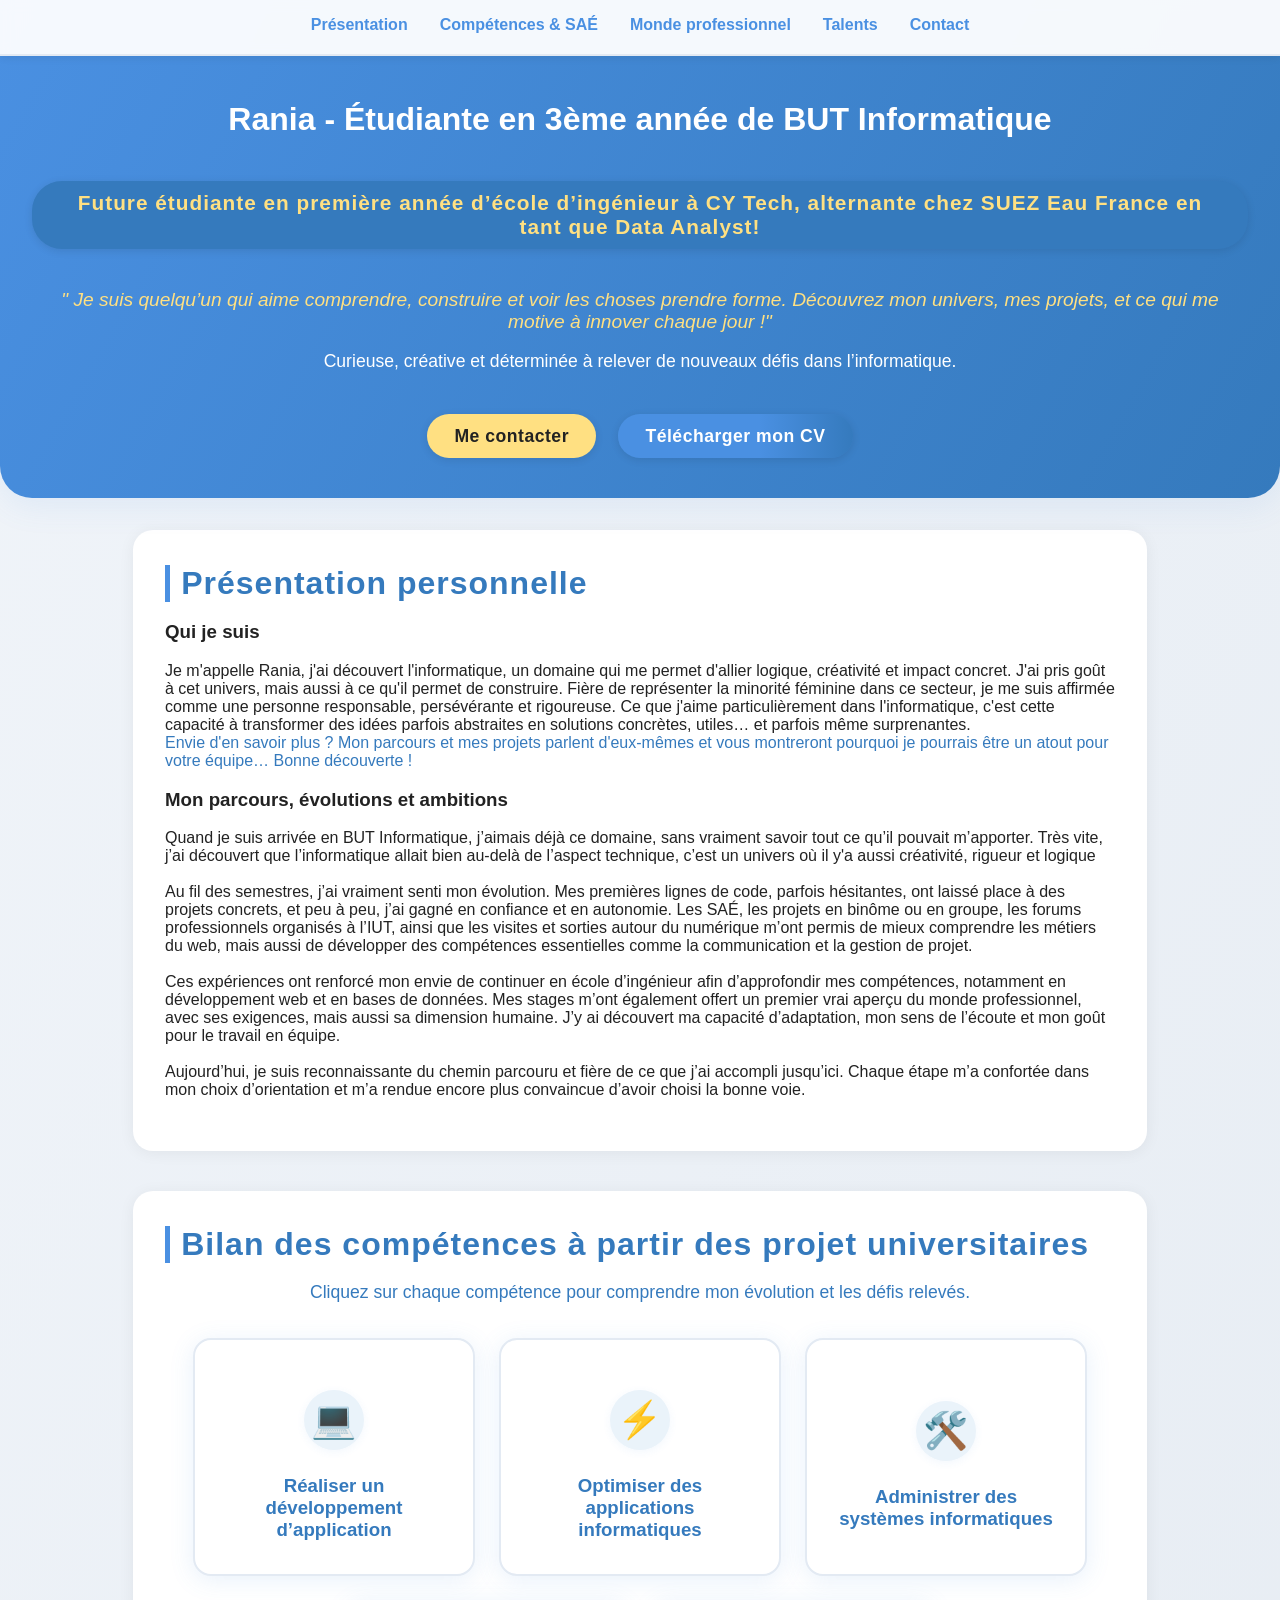
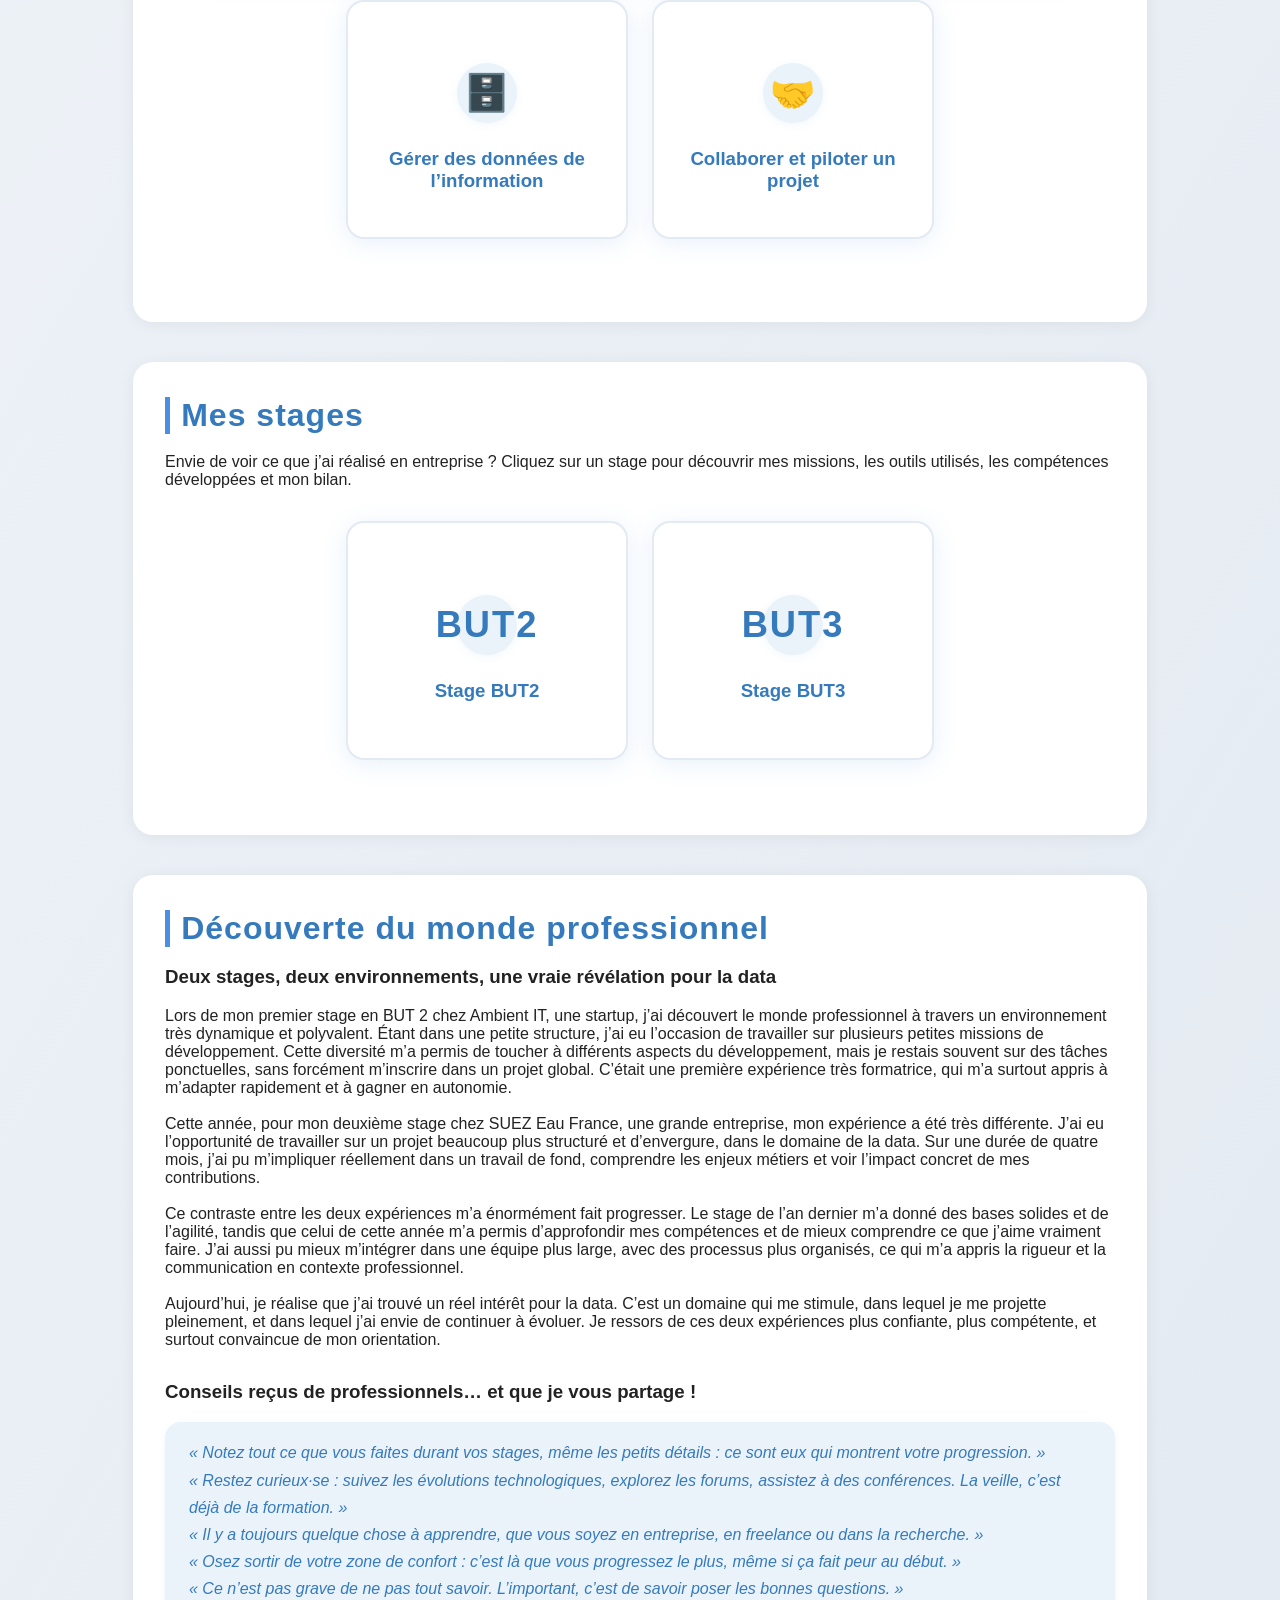
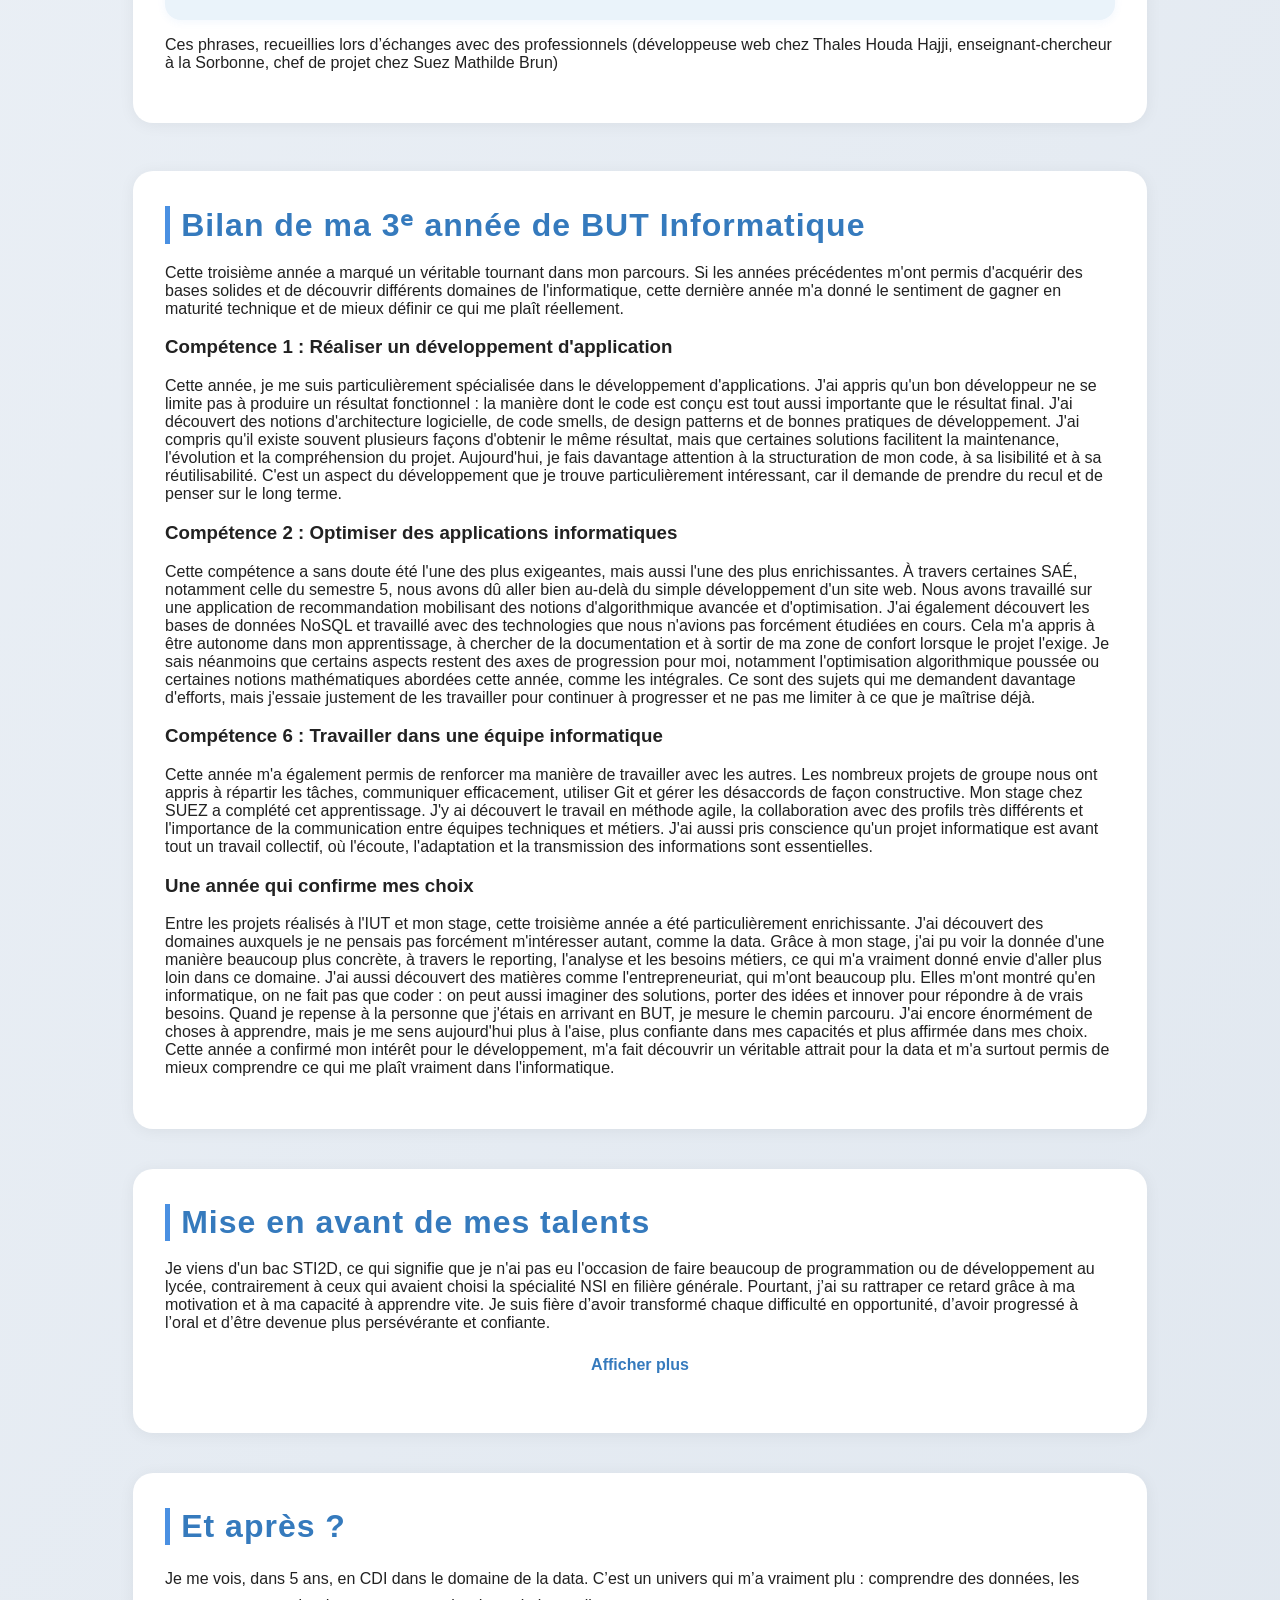
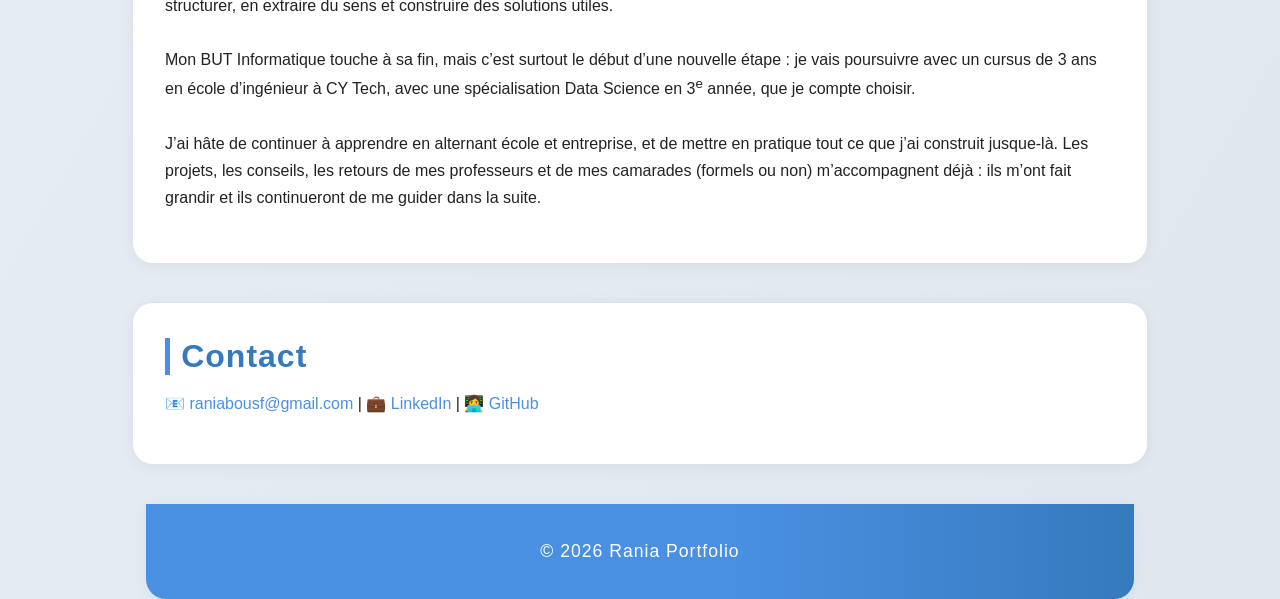
<file: index.html>
<!DOCTYPE html>
<html lang="fr">

<head>
  <meta charset="UTF-8">
  <meta name="viewport" content="width=device-width, initial-scale=1.0">
  <title>Portfolio de Rania</title>
  <style>
    body {
      margin: 0;
      font-family: 'Segoe UI', Arial, sans-serif;
      background: linear-gradient(120deg, #f0f4f9 0%, #e0e7ef 100%);
      color: #222;
      min-height: 100vh;
    }

    nav {
      position: fixed;
      top: 0;
      left: 0;
      right: 0;
      background: rgba(255, 255, 255, 0.95);
      box-shadow: 0 2px 8px rgba(0, 0, 0, 0.07);
      z-index: 10;
      display: flex;
      justify-content: center;
      gap: 2rem;
      padding: 1rem 0;
      backdrop-filter: blur(6px);
      border-bottom: 2px solid #e3eaf3;
      animation: fadeInDown 1s;
    }

    @keyframes fadeInDown {
      from {
        transform: translateY(-40px);
        opacity: 0;
      }

      to {
        transform: translateY(0);
        opacity: 1;
      }
    }

    nav a {
      color: #4A90E2;
      font-weight: 600;
      text-decoration: none;
      transition: color 0.2s, border-bottom 0.2s;
      padding-bottom: 2px;
      border-bottom: 2px solid transparent;
    }

    nav a:hover {
      color: #222;
      border-bottom: 2px solid #357ABD;
    }

    header {
      background: linear-gradient(120deg, #4A90E2 0%, #357ABD 100%);
      color: white;
      padding: 5rem 2rem 2.5rem 2rem;
      text-align: center;
      margin-bottom: 2rem;
      position: relative;
      border-radius: 0 0 32px 32px;
      box-shadow: 0 8px 32px rgba(74, 144, 226, 0.10);
      animation: fadeIn 1.2s;
    }

    @keyframes fadeIn {
      from {
        opacity: 0;
      }

      to {
        opacity: 1;
      }
    }

    .profile-pic {
      width: 130px;
      height: 130px;
      object-fit: cover;
      border-radius: 50%;
      border: 5px solid #fff;
      box-shadow: 0 4px 24px rgba(0, 0, 0, 0.10);
      margin-bottom: 1rem;
      background: #eee;
      transition: transform 0.3s;
    }

    .profile-pic:hover {
      transform: scale(1.07) rotate(-3deg);
    }

    .cv-btn {
      display: inline-block;
      margin-top: 1rem;
      padding: 0.7rem 1.7rem;
      background: linear-gradient(90deg, #4A90E2 60%, #357ABD 100%);
      color: #fff;
      border-radius: 25px;
      font-weight: 600;
      border: none;
      box-shadow: 0 2px 8px rgba(0, 0, 0, 0.10);
      cursor: pointer;
      transition: background 0.2s, color 0.2s, transform 0.2s;
      text-decoration: none;
      font-size: 1.1em;
      letter-spacing: 0.5px;
    }

    .cv-btn:hover {
      background: linear-gradient(90deg, #357ABD 60%, #4A90E2 100%);
      color: #fff;
      transform: scale(1.05);
    }

    section {
      padding: 2.2rem 2rem;
      max-width: 950px;
      margin: auto;
      background: #fff;
      border-radius: 20px;
      box-shadow: 0 2px 16px rgba(0, 0, 0, 0.06);
      margin-bottom: 2.5rem;
      animation: fadeIn 1.2s;
    }

    h2 {
      color: #357ABD;
      margin-top: 0;
      letter-spacing: 1px;
      font-size: 2em;
      border-left: 5px solid #4A90E2;
      padding-left: 0.7rem;
      margin-bottom: 1.2rem;
    }

    .skills,
    .projects {
      display: grid;
      grid-template-columns: repeat(auto-fit, minmax(220px, 1fr));
      gap: 1.2rem;
    }

    .card {
      background: linear-gradient(120deg, #f7fbff 60%, #eaf3fa 100%);
      padding: 1.4rem 1.1rem;
      border-radius: 16px;
      box-shadow: 0 2px 12px rgba(74, 144, 226, 0.09);
      transition: transform 0.22s, box-shadow 0.22s;
      border: 1px solid #e3eaf3;
      position: relative;
      overflow: hidden;
    }

    .card:hover {
      transform: translateY(-8px) scale(1.04) rotate(-1deg);
      box-shadow: 0 8px 32px rgba(74, 144, 226, 0.18);
      background: linear-gradient(120deg, #eaf3fa 60%, #f7fbff 100%);
    }

    .card h3 {
      margin-top: 0;
      color: #4A90E2;
      font-size: 1.2em;
    }

    .card:before {
      content: '';
      position: absolute;
      top: -40px;
      right: -40px;
      width: 80px;
      height: 80px;
      background: radial-gradient(circle, #4A90E2 0%, transparent 70%);
      opacity: 0.08;
      z-index: 0;
    }

    .card>* {
      position: relative;
      z-index: 1;
    }

    .card ul {
      margin: 0;
      padding-left: 1.2em;
    }

    #interests ul {
      list-style: none;
      padding: 0;
      display: flex;
      gap: 2rem;
      flex-wrap: wrap;
      justify-content: center;
      font-size: 1.1em;
    }

    #interests li {
      background: #eaf3fa;
      border-radius: 18px;
      padding: 0.5em 1.2em;
      box-shadow: 0 1px 4px rgba(74, 144, 226, 0.07);
      margin-bottom: 0.5em;
      display: flex;
      align-items: center;
      gap: 0.5em;
    }

    footer {
      text-align: center;
      padding: 1.2rem;
      background: linear-gradient(90deg, #4A90E2 60%, #357ABD 100%);
      color: white;
      border-radius: 0 0 20px 20px;
      margin: 2rem auto 0 auto;
      max-width: 950px;
      font-size: 1.1em;
      letter-spacing: 1px;
      box-shadow: 0 2px 12px rgba(74, 144, 226, 0.10);
    }

    a {
      color: #4A90E2;
      text-decoration: none;
      transition: color 0.2s;
    }

    a:hover {
      color: #357ABD;
    }

    @media (max-width: 700px) {
      section {
        padding: 1rem;
      }

      .skills,
      .projects {
        grid-template-columns: 1fr;
      }

      nav {
        gap: 1rem;
      }

      header {
        padding-top: 7rem;
      }
    }

    @media (max-width: 500px) {
      h2 {
        font-size: 1.3em;
      }

      .profile-pic {
        width: 90px;
        height: 90px;
      }
    }

    .accordion-container {
      max-width: 900px;
      margin: 2rem auto;
    }

    .accordion {
      background-color: #f7fbff;
      color: #357ABD;
      cursor: pointer;
      padding: 1.2rem 1.5rem;
      width: 100%;
      border: none;
      text-align: left;
      outline: none;
      font-size: 1.15em;
      font-weight: 600;
      border-radius: 12px;
      margin-bottom: 0.5rem;
      box-shadow: 0 2px 8px rgba(74, 144, 226, 0.07);
      transition: background 0.2s;
    }

    .accordion.active,
    .accordion:hover {
      background-color: #eaf3fa;
    }

    .panel {
      background: #fff;
      border-radius: 0 0 12px 12px;
      box-shadow: 0 2px 8px rgba(74, 144, 226, 0.04);
      max-height: 0;
      overflow: hidden;
      transition: max-height 0.3s ease;
      padding: 0 1.5rem;
      margin-bottom: 1.2rem;
    }

    .panel p {
      margin: 1.2rem 0;
    }

    .competence-cards {
      display: flex;
      flex-wrap: wrap;
      gap: 1.5rem;
      justify-content: center;
      margin-bottom: 2.5rem;
    }

    .competence-card {
      display: flex;
      flex-direction: column;
      align-items: center;
      justify-content: center;
      background: linear-gradient(120deg, #f7fbff 60%, #eaf3fa 100%);
      border-radius: 18px;
      box-shadow: 0 2px 12px rgba(74, 144, 226, 0.09);
      padding: 2rem 1.5rem 1.2rem 1.5rem;
      width: 220px;
      min-height: 180px;
      text-align: center;
      text-decoration: none;
      color: #357ABD;
      font-weight: 600;
      font-size: 1.08em;
      transition: transform 0.18s, box-shadow 0.18s, background 0.18s;
      border: 2px solid transparent;
      position: relative;
      overflow: visible;
    }

    .competence-card:hover {
      background: #eaf3fa;
      transform: translateY(-8px) scale(1.04);
      box-shadow: 0 8px 32px rgba(74, 144, 226, 0.18);
      border: 2px solid #4A90E2;
      cursor: pointer;
    }

    .competence-desc {
      display: none;
      position: absolute;
      left: 50%;
      top: 100%;
      transform: translateX(-50%);
      background: #fff;
      color: #357ABD;
      border-radius: 12px;
      box-shadow: 0 2px 12px rgba(74, 144, 226, 0.13);
      padding: 1em 1.2em;
      width: 260px;
      z-index: 10;
      font-size: 0.98em;
      font-weight: 400;
      margin-top: 0.7em;
      text-align: left;
    }

    .competence-card:hover .competence-desc {
      display: block;
    }

    @media (max-width: 900px) {
      .competence-desc {
        left: 50%;
        top: 110%;
        width: 90vw;
        max-width: 320px;
      }
    }
  </style>
  <link rel="stylesheet" href="competences.css">
</head>

<body>
  <nav>
    <a href="#presentation">Présentation</a>
    <a href="#competences">Compétences & SAÉ</a>
    <a href="#pro">Monde professionnel</a>
    <a href="#talents">Talents</a>
    <a href="#contact">Contact</a>
  </nav>
  <header>
    <h1>Rania - Étudiante en 3ème année de BUT Informatique</h1>
    <div
      style="font-size:1.3em; font-weight:600; margin:1em 0; color:#ffe082; background:#357ABD; display:inline-block; padding:0.5em 1.5em; border-radius:30px; box-shadow:0 2px 8px rgba(0,0,0,0.10); letter-spacing:1px;">
      Future étudiante en première année d’école d’ingénieur à CY Tech, alternante chez SUEZ Eau France en tant que Data
      Analyst!</div>
    <p style="font-style: italic; font-size:1.2em; margin-bottom:0.5em; color:#ffe082;">"
      Je suis quelqu’un qui aime comprendre, construire et voir les choses prendre forme. Découvrez mon univers, mes
      projets, et ce qui me motive à innover chaque jour !"
    </p>
    <p style="font-size:1.1em; color:#fff; margin-bottom:1.5em;">Curieuse, créative et déterminée à relever de nouveaux
      défis dans l’informatique.</p>
    <a href="#contact" class="cv-btn" style="background:#ffe082; color:#222; margin-right:1em;">Me contacter</a>
    <a href="CV_Rania_cytech.pdf" class="cv-btn" download="CV_Rania_cytech.pdf">Télécharger mon CV</a>
  </header>

  <section id="presentation">
    <h2>Présentation personnelle</h2>
    <h3>Qui je suis</h3>
    <p style="color: #222;">Je m'appelle Rania, j'ai découvert l'informatique, un domaine qui me permet d'allier
      logique, créativité et impact concret. J'ai pris goût à cet univers, mais aussi à ce qu'il permet de construire.
      Fière de représenter la minorité féminine dans ce secteur, je me suis affirmée comme une personne responsable,
      persévérante et rigoureuse. Ce que j'aime particulièrement dans l'informatique, c'est cette capacité à
      transformer des idées parfois abstraites en solutions concrètes, utiles… et parfois même surprenantes.<br><span
        style="color:#357ABD;font-weight:500;">Envie d'en savoir plus ? Mon parcours et mes projets parlent d'eux-mêmes
        et vous montreront pourquoi je pourrais être un atout pour votre équipe… Bonne découverte !</span></p>
    <h3>Mon parcours, évolutions et ambitions</h3>
    <p style="color: #222;">Quand je suis arrivée en BUT Informatique, j’aimais déjà ce domaine, sans vraiment savoir
      tout ce qu’il pouvait m’apporter. Très vite, j’ai découvert que l’informatique allait bien au-delà de l’aspect
      technique, c’est un univers où il y'a aussi créativité, rigueur et logique
      <br><br>
      Au fil des semestres, j’ai vraiment senti mon évolution. Mes premières lignes de code, parfois hésitantes, ont
      laissé place à des projets concrets, et peu à peu, j’ai gagné en confiance et en autonomie. Les SAÉ, les projets
      en
      binôme ou en groupe, les forums professionnels organisés à l’IUT, ainsi que les visites et sorties autour du
      numérique m’ont permis de mieux comprendre les métiers du web, mais aussi de développer des compétences
      essentielles comme la communication et la gestion de projet.
      <br><br>
      Ces expériences ont renforcé mon envie de continuer en école d’ingénieur afin d’approfondir mes compétences,
      notamment en développement web et en bases de données. Mes stages m’ont également offert un premier vrai aperçu du
      monde professionnel, avec ses exigences, mais aussi sa dimension humaine. J’y ai découvert ma capacité
      d’adaptation, mon sens de l’écoute et mon goût pour le travail en équipe.
      <br><br>
      Aujourd’hui, je suis reconnaissante du chemin parcouru et fière de ce que j’ai accompli jusqu’ici. Chaque étape
      m’a confortée dans mon choix d’orientation et m’a rendue encore plus convaincue d’avoir choisi la bonne voie.
    </p>
  </section>

  <section id="competences">
    <h2>Bilan des compétences à partir des projet universitaires</h2>
    <p style="text-align:center;font-size:1.1em;margin-bottom:2em;color:#357ABD;font-weight:500;">Cliquez sur chaque
      compétence pour comprendre mon évolution et les défis relevés.</p>
    <div class="competence-cards">
      <a href="competence-realiser.html" class="competence-card">
        <span class="competence-icon">💻</span>
        <span class="competence-title">Réaliser un développement d’application</span>
        <span class="competence-desc">Concevoir, développer, tester et documenter une solution applicative à partir d’un
          besoin utilisateur. Ici, je montre comment je transforme une idée en application concrète, du cahier des
          charges au produit fini.</span>
      </a>
      <a href="competence-optimiser.html" class="competence-card">
        <span class="competence-icon">⚡</span>
        <span class="competence-title">Optimiser des applications informatiques</span>
        <span class="competence-desc">Proposer et mettre en œuvre des solutions pour améliorer les performances, la
          qualité ou la maintenabilité d'une application. J’aime chercher comment rendre un projet plus efficace, plus
          rapide, et plus fiable.</span>
      </a>
      <a href="competence-administrer.html" class="competence-card">
        <span class="competence-icon">🛠️</span>
        <span class="competence-title">Administrer des systèmes informatiques</span>
        <span class="competence-desc">Installer, configurer, sécuriser et maintenir des systèmes informatiques et des
          réseaux. Cette compétence m’a appris à organiser, sécuriser et maintenir l’infrastructure technique qui fait
          tourner les applications.</span>
      </a>
      <a href="competence-gerer.html" class="competence-card">
        <span class="competence-icon">🗄️</span>
        <span class="competence-title">Gérer des données de l’information</span>
        <span class="competence-desc">Concevoir, mettre en place, interroger et exploiter des bases de données pour
          répondre à un besoin. J’ai appris à structurer, manipuler et valoriser les données pour en tirer le
          meilleur.</span>
      </a>
      <a href="competence-collaborer.html" class="competence-card">
        <span class="competence-icon">🤝</span>
        <span class="competence-title">Collaborer et piloter un projet</span>
        <span class="competence-desc">Organiser, piloter un projet et travailler efficacement en équipe. Pour moi, c’est
          la clé pour avancer ensemble, partager les idées, s’adapter et réussir collectivement.</span>
      </a>
    </div>
    <!-- Sections détaillées pour chaque compétence (à remplir) -->
    <div id="competence-realiser" style="margin-top:3em;"></div>
    <div id="competence-optimiser" style="margin-top:3em;"></div>
    <div id="competence-administrer" style="margin-top:3em;"></div>
    <div id="competence-gerer" style="margin-top:3em;"></div>
    <div id="competence-collaborer" style="margin-top:3em;"></div>
  </section>

  <section id="stages">
    <h2>Mes stages</h2>
    <p style="color: #222; margin-bottom: 2em;">Envie de voir ce que j’ai réalisé en entreprise ? Cliquez sur un stage
      pour découvrir mes missions, les outils utilisés, les compétences développées et mon bilan.</p>
    <div class="competence-cards">
      <a href="stage.html#stage-but2" class="competence-card">
        <span class="competence-icon">BUT2</span>
        <span class="competence-title">Stage BUT2</span>
        <span class="competence-desc">Ambient IT (startup) : missions variées en développement.</span>
      </a>
      <a href="stage.html#stage-but3" class="competence-card">
        <span class="competence-icon">BUT3</span>
        <span class="competence-title">Stage BUT3</span>
        <span class="competence-desc">SUEZ Eau France : projet data structuré et impact concret.</span>
      </a>
    </div>
  </section>

  <section id="pro">
    <h2>Découverte du monde professionnel</h2>
    <h3>Deux stages, deux environnements, une vraie révélation pour la data</h3>
    <p style="color: #222;">Lors de mon premier stage en BUT 2 chez Ambient IT, une startup, j’ai découvert le monde
      professionnel à travers un environnement très dynamique et polyvalent. Étant dans une petite structure, j’ai eu
      l’occasion de travailler sur plusieurs petites missions de développement. Cette diversité m’a permis de toucher à
      différents aspects du développement, mais je restais souvent sur des tâches ponctuelles, sans forcément m’inscrire
      dans un projet global. C’était une première expérience très formatrice, qui m’a surtout appris à m’adapter
      rapidement et à gagner en autonomie.
      <br><br>
      Cette année, pour mon deuxième stage chez SUEZ Eau France, une grande entreprise, mon expérience a été très
      différente. J’ai eu l’opportunité de travailler sur un projet beaucoup plus structuré et d’envergure, dans le
      domaine de la data. Sur une durée de quatre mois, j’ai pu m’impliquer réellement dans un travail de fond,
      comprendre les enjeux métiers et voir l’impact concret de mes contributions.
      <br><br>
      Ce contraste entre les deux expériences m’a énormément fait progresser. Le stage de l’an dernier m’a donné des
      bases solides et de l’agilité, tandis que celui de cette année m’a permis d’approfondir mes compétences et de
      mieux comprendre ce que j’aime vraiment faire. J’ai aussi pu mieux m’intégrer dans une équipe plus large, avec des
      processus plus organisés, ce qui m’a appris la rigueur et la communication en contexte professionnel.
      <br><br>
      Aujourd’hui, je réalise que j’ai trouvé un réel intérêt pour la data. C’est un domaine qui me stimule, dans lequel
      je me projette pleinement, et dans lequel j’ai envie de continuer à évoluer. Je ressors de ces deux expériences
      plus confiante, plus compétente, et surtout convaincue de mon orientation.
    </p>

    <div class="projet-card projet-flex" style="margin-top:2em;">
      <div class="projet-info">
        <h3>Conseils reçus de professionnels… et que je vous partage !</h3>
        <p
          style="font-style:italic;color:#357ABD;line-height:1.7;background:#eaf3fa;padding:1.1em 1.5em;border-radius:16px;box-shadow:0 2px 8px rgba(74,144,226,0.07);margin-bottom:1em;">
          « Notez tout ce que vous faites durant vos stages, même les petits détails : ce sont eux qui montrent votre
          progression. »<br>
          « Restez curieux·se : suivez les évolutions technologiques, explorez les forums, assistez à des conférences.
          La veille, c’est déjà de la formation. »<br>
          « Il y a toujours quelque chose à apprendre, que vous soyez en entreprise, en freelance ou dans la recherche.
          »<br>
          « Osez sortir de votre zone de confort : c’est là que vous progressez le plus, même si ça fait peur au début.
          »<br>
          « Ce n’est pas grave de ne pas tout savoir. L’important, c’est de savoir poser les bonnes questions. »
        </p>
        <p style="margin-top:1em; color: #222;">
          Ces phrases, recueillies lors d’échanges avec des professionnels (développeuse web chez Thales Houda Hajji,
          enseignant-chercheur à la Sorbonne, chef de projet chez Suez Mathilde Brun)
        </p>
      </div>
    </div>
  </section>

  <section id="bilan-but3" style="margin-top:3em;">
    <h2>Bilan de ma 3ᵉ année de BUT Informatique</h2>
    <p style="color: #222;">Cette troisième année a marqué un véritable tournant dans mon parcours. Si les années
      précédentes m'ont permis d'acquérir des bases solides et de découvrir différents domaines de l'informatique,
      cette dernière année m'a donné le sentiment de gagner en maturité technique et de mieux définir ce qui me plaît
      réellement.</p>

    <h3>Compétence 1 : Réaliser un développement d'application</h3>
    <p style="color: #222;">Cette année, je me suis particulièrement spécialisée dans le développement d'applications.
      J'ai appris qu'un bon développeur ne se limite pas à produire un résultat fonctionnel : la manière dont le code
      est conçu est tout aussi importante que le résultat final.

      J'ai découvert des notions d'architecture logicielle, de code smells, de design patterns et de bonnes pratiques
      de développement. J'ai compris qu'il existe souvent plusieurs façons d'obtenir le même résultat, mais que
      certaines solutions facilitent la maintenance, l'évolution et la compréhension du projet. Aujourd'hui, je fais
      davantage attention à la structuration de mon code, à sa lisibilité et à sa réutilisabilité. C'est un aspect du
      développement que je trouve particulièrement intéressant, car il demande de prendre du recul et de penser sur le
      long terme.</p>

    <h3>Compétence 2 : Optimiser des applications informatiques</h3>
    <p style="color: #222;">Cette compétence a sans doute été l'une des plus exigeantes, mais aussi l'une des plus
      enrichissantes. À travers certaines SAÉ, notamment celle du semestre 5, nous avons dû aller bien au-delà du
      simple développement d'un site web.

      Nous avons travaillé sur une application de recommandation mobilisant des notions d'algorithmique avancée et
      d'optimisation.
      J'ai également découvert les bases de données NoSQL et travaillé avec des technologies que nous n'avions pas
      forcément étudiées en cours. Cela m'a appris à être autonome dans mon apprentissage, à chercher de la
      documentation et à sortir de ma zone de confort lorsque le projet l'exige.

      Je sais néanmoins que certains aspects restent des axes de progression pour moi, notamment l'optimisation
      algorithmique poussée ou certaines notions mathématiques abordées cette année, comme les intégrales. Ce sont des
      sujets qui me demandent davantage d'efforts, mais j'essaie justement de les travailler pour continuer à
      progresser et ne pas me limiter à ce que je maîtrise déjà.</p>

    <h3>Compétence 6 : Travailler dans une équipe informatique</h3>
    <p style="color: #222;">Cette année m'a également permis de renforcer ma manière de travailler avec les autres. Les
      nombreux projets de groupe nous ont appris à répartir les tâches, communiquer efficacement, utiliser Git et
      gérer les désaccords de façon constructive.

      Mon stage chez SUEZ a complété cet apprentissage. J'y ai découvert le travail en méthode agile, la collaboration
      avec des profils très différents et l'importance de la communication entre équipes techniques et métiers. J'ai
      aussi pris conscience qu'un projet informatique est avant tout un travail collectif, où l'écoute, l'adaptation
      et la transmission des informations sont essentielles.</p>

    <h3>Une année qui confirme mes choix</h3>
    <p style="color: #222;">Entre les projets réalisés à l'IUT et mon stage, cette troisième année a été
      particulièrement enrichissante. J'ai découvert des domaines auxquels je ne pensais pas forcément m'intéresser
      autant, comme la data. Grâce à mon stage, j'ai pu voir la donnée d'une manière beaucoup plus concrète, à travers
      le reporting, l'analyse et les besoins métiers, ce qui m'a vraiment donné envie d'aller plus loin dans ce domaine.

      J'ai aussi découvert des matières comme l'entrepreneuriat, qui m'ont beaucoup plu. Elles m'ont montré qu'en
      informatique, on ne fait pas que coder : on peut aussi imaginer des solutions, porter des idées et innover pour
      répondre à de vrais besoins.

      Quand je repense à la personne que j'étais en arrivant en BUT, je mesure le chemin parcouru. J'ai encore
      énormément de choses à apprendre, mais je me sens aujourd'hui plus à l'aise, plus confiante dans mes capacités et
      plus affirmée dans mes choix. Cette année a confirmé mon intérêt pour le développement, m'a fait découvrir un
      véritable attrait pour la data et m'a surtout permis de mieux comprendre ce qui me plaît vraiment dans
      l'informatique.</p>
  </section>

  <section id="mise-en-avant-talents">
    <h2>Mise en avant de mes talents</h2>
    <div id="talents-preview" style="margin-bottom:1.5em;">
      <p style="color: #222;">Je viens d'un bac STI2D, ce qui signifie que je n'ai pas eu l'occasion de faire beaucoup
        de programmation ou de
        développement au lycée, contrairement à ceux qui avaient choisi la spécialité NSI en filière générale. Pourtant,
        j’ai su rattraper ce retard grâce à ma motivation et à ma capacité à apprendre vite. Je suis fière d’avoir
        transformé chaque difficulté en opportunité, d’avoir progressé à l’oral et d’être devenue plus persévérante et
        confiante.</p>
      <div style="text-align:center;margin-top:1.5em;">
        <a href="#" id="afficher-plus-talents"
          onclick="document.getElementById('talents-full').style.display='block';this.style.display='none';document.getElementById('afficher-moins-talents').style.display='block';return false;"
          style="font-weight:700;color:#357ABD;text-decoration:none;">Afficher plus</a>
      </div>
    </div>
    <div id="talents-full" style="display:none;margin-bottom:1.5em;">
      <p>Je suis fière d’avoir pu relever le défi que je m’étais fixé en intégrant le BUT Informatique. J’ai toujours su
        m’adapter, rebondir et aller au bout de mes projets, même quand la solution n’était pas évidente. Cette force
        m’a permis de progresser rapidement, de prendre confiance en moi et de prouver que la passion et la persévérance
        peuvent compenser n’importe quel retard initial.<br><br>
        J’ai également gagné en assurance grâce aux nombreux oraux que j’ai effectués durant mes deux années de BUT. Au
        début, ces présentations étaient un vrai défi, mais avec du travail et de la pratique, j’ai appris à structurer
        mes idées, gérer mon stress, et aujourd’hui, je me sens capable de défendre mes projets avec conviction.<br><br>
        Je n’avais peut-être pas de prédisposition particulière pour l’informatique, mais j’ai fourni beaucoup d’efforts
        et de travail, et je suis fière de ce que j’ai pu accomplir. Mais ce dont je suis le plus fière, c’est surtout
        de la personne que je suis devenue grâce à ce parcours : plus persévérante, plus confiante, et toujours curieuse
        d’apprendre et de progresser. Ce chemin m’a appris que la détermination et la régularité sont des clés
        essentielles pour réussir, et c’est cette mentalité qui continue de me motiver chaque jour.</p>
      <div style="text-align:center;margin-top:1.5em;">
        <a href="#" id="afficher-moins-talents"
          onclick="document.getElementById('talents-full').style.display='none';document.getElementById('afficher-plus-talents').style.display='inline-block';this.style.display='none';return false;"
          style="font-weight:700;color:#357ABD;text-decoration:none;display:none;">Afficher moins</a>
      </div>
    </div>
  </section>

  <section id="et-apres">
    <h2>Et après&nbsp;?</h2>
    <p style="color:#222;line-height:1.7;">Je me vois, dans 5 ans, en CDI dans le domaine de la data. C’est un univers
      qui m’a vraiment plu : comprendre des données, les structurer, en extraire du sens et construire des solutions
      utiles.
      <br><br>
      Mon BUT Informatique touche à sa fin, mais c’est surtout le début d’une nouvelle étape : je vais poursuivre avec
      un cursus de 3 ans en école d’ingénieur à CY Tech, avec une spécialisation Data Science en 3<sup>e</sup> année,
      que je compte choisir.
      <br><br>
      J’ai hâte de continuer à apprendre en alternant école et entreprise, et de mettre en pratique tout ce que j’ai
      construit jusque-là. Les projets, les conseils, les retours de mes professeurs et de mes camarades (formels ou
      non) m’accompagnent déjà : ils m’ont fait grandir et ils continueront de me guider dans la suite.
    </p>
  </section>

  <section id="contact">
    <h2>Contact</h2>
    <p>📧 <a href="mailto:raniabousf@gmail.com">raniabousf@gmail.com</a> | 💼 <a
        href="https://www.linkedin.com/in/rania-bousfiha-b05393273?utm_source=share&utm_campaign=share_via&utm_content=profile&utm_medium=ios_app">LinkedIn</a>
      | 👩‍💻 <a href="https://github.com/rania212">GitHub</a></p>
  </section>

  <footer>
    <p>© 2026 Rania Portfolio</p>
  </footer>
</body>

</html>
</file>
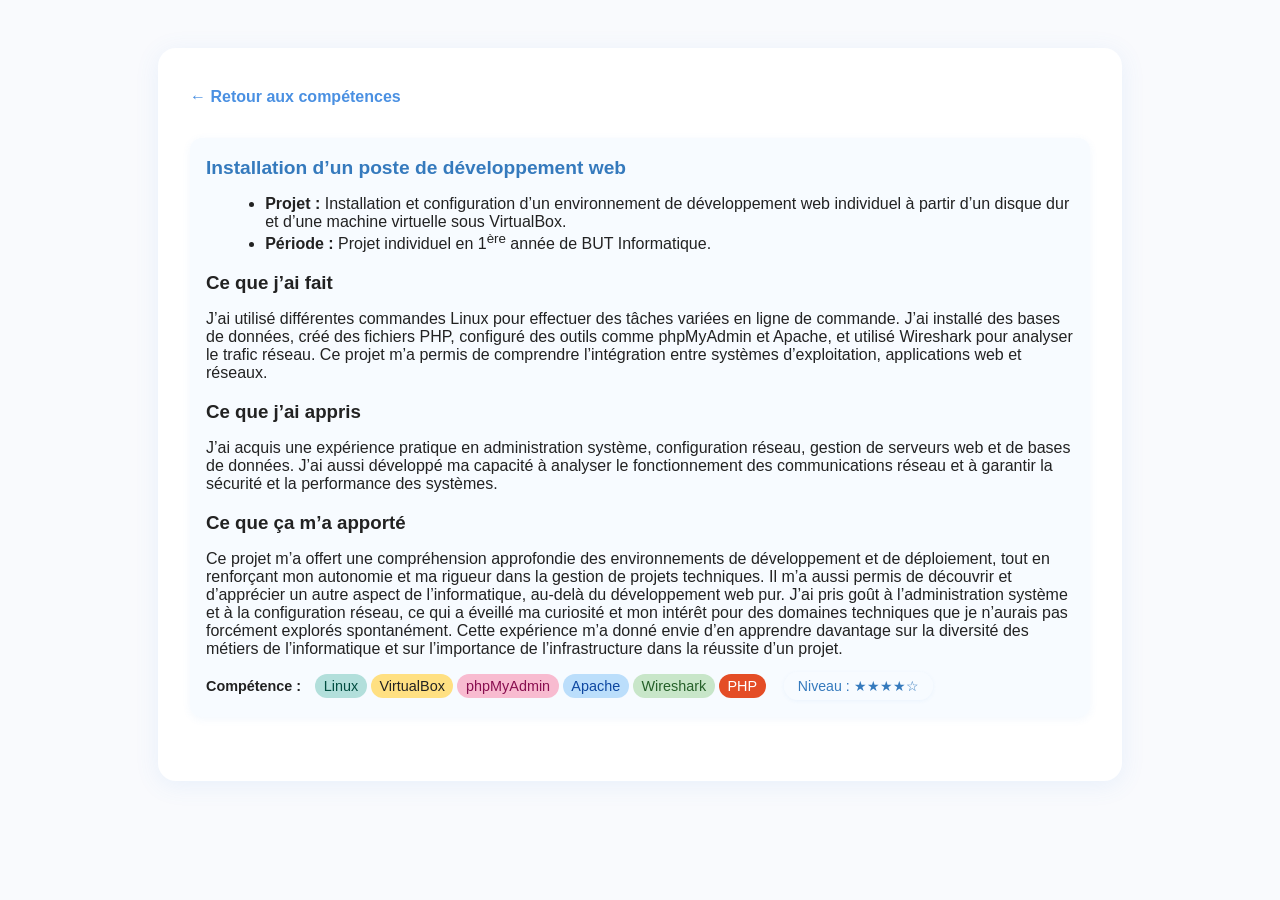
<file: competence-administrer.html>
<!DOCTYPE html>
<html lang="fr">

<head>
  <meta charset="UTF-8">
  <meta name="viewport" content="width=device-width, initial-scale=1.0">
  <title>Administrer des systèmes informatiques - Portfolio de Rania</title>
  <link rel="stylesheet" href="competences.css">
  <style>
    body {
      background: #f9fafd;
      font-family: 'Segoe UI', Arial, sans-serif;
      color: #222;
      margin: 0;
    }

    .container {
      max-width: 900px;
      margin: 3rem auto;
      background: #fff;
      border-radius: 18px;
      box-shadow: 0 4px 24px rgba(74, 144, 226, 0.10);
      padding: 2.5rem 2rem;
    }

    h1 {
      color: #357ABD;
      font-size: 2em;
      margin-top: 0;
    }

    .back-link {
      color: #4A90E2;
      text-decoration: none;
      font-weight: 600;
      margin-bottom: 2rem;
      display: inline-block;
    }

    .back-link:hover {
      text-decoration: underline;
    }

    .projet-card {
      background: #f7fbff;
      border-radius: 12px;
      box-shadow: 0 2px 8px rgba(74, 144, 226, 0.07);
      padding: 1.2rem 1rem;
      margin-bottom: 1.5rem;
    }

    .projet-card h2 {
      margin-top: 0;
      color: #357ABD;
      font-size: 1.2em;
    }

    .projet-card ul {
      margin: 0.5em 0 0 1.2em;
    }

    .projet-tags-inline {
      font-size: 0.9em;
      margin-top: 0.5em;
    }

    .tag {
      display: inline-block;
      padding: 0.3em 0.6em;
      border-radius: 12px;
    }

    .niveau {
      margin-left: 1em;
    }
  </style>
</head>

<body>
  <div class="container">
    <a href="index.html#competences" class="back-link">← Retour aux compétences</a>
    <!-- Exemple de projet à dupliquer/modifier -->
    <div class="projet-card projet-flex">
      <div class="projet-info">
        <h2>Installation d’un poste de développement web</h2>
        <ul>
          <li><b>Projet :</b> Installation et configuration d’un environnement de développement web individuel à partir
            d’un disque dur et d’une machine virtuelle sous VirtualBox.</li>
          <li><b>Période :</b> Projet individuel en 1<sup>ère</sup> année de BUT Informatique.</li>
        </ul>
        <h3 style="margin-bottom:0.3em;">Ce que j’ai fait</h3>
        <p>J’ai utilisé différentes commandes Linux pour effectuer des tâches variées en ligne de commande. J’ai
          installé des bases de données, créé des fichiers PHP, configuré des outils comme phpMyAdmin et Apache, et
          utilisé Wireshark pour analyser le trafic réseau. Ce projet m’a permis de comprendre l’intégration entre
          systèmes d’exploitation, applications web et réseaux.</p>
        <h3 style="margin-bottom:0.3em;">Ce que j’ai appris</h3>
        <p>J’ai acquis une expérience pratique en administration système, configuration réseau, gestion de serveurs web
          et de bases de données. J’ai aussi développé ma capacité à analyser le fonctionnement des communications
          réseau et à garantir la sécurité et la performance des systèmes.</p>
        <h3 style="margin-bottom:0.3em;">Ce que ça m’a apporté</h3>
        <p>Ce projet m’a offert une compréhension approfondie des environnements de développement et de déploiement,
          tout en renforçant mon autonomie et ma rigueur dans la gestion de projets techniques. Il m’a aussi permis de
          découvrir et d’apprécier un autre aspect de l’informatique, au-delà du développement web pur. J’ai pris goût à
          l’administration système et à la configuration réseau, ce qui a éveillé ma curiosité et mon intérêt pour des
          domaines techniques que je n’aurais pas forcément explorés spontanément. Cette expérience m’a donné envie d’en
          apprendre davantage sur la diversité des métiers de l’informatique et sur l’importance de l’infrastructure
          dans la réussite d’un projet.</p>
        <div class="projet-tags-inline">
          <span style="font-weight:600;margin-right:0.7em;">Compétence :</span>
          <span class="tag" style="background:#b2dfdb;color:#004d40;">Linux</span>
          <span class="tag" style="background:#ffe082;color:#222;">VirtualBox</span>
          <span class="tag" style="background:#f8bbd0;color:#880e4f;">phpMyAdmin</span>
          <span class="tag" style="background:#bbdefb;color:#0d47a1;">Apache</span>
          <span class="tag" style="background:#c8e6c9;color:#256029;">Wireshark</span>
          <span class="tag" style="background:#e44d26;color:#fff;">PHP</span>
          <span class="niveau"
            style="background:#f7fbff;color:#357ABD;border-radius:16px;padding:0.4em 1em;font-size:0.98em;font-weight:500;margin-top:0.5em;box-shadow:0 1px 4px rgba(74,144,226,0.07);">Niveau
            : ★★★★☆</span>
        </div>
      </div>
    </div>
    <!-- Ajoute ici d'autres projets -->
  </div>
</body>

</html>
</file>
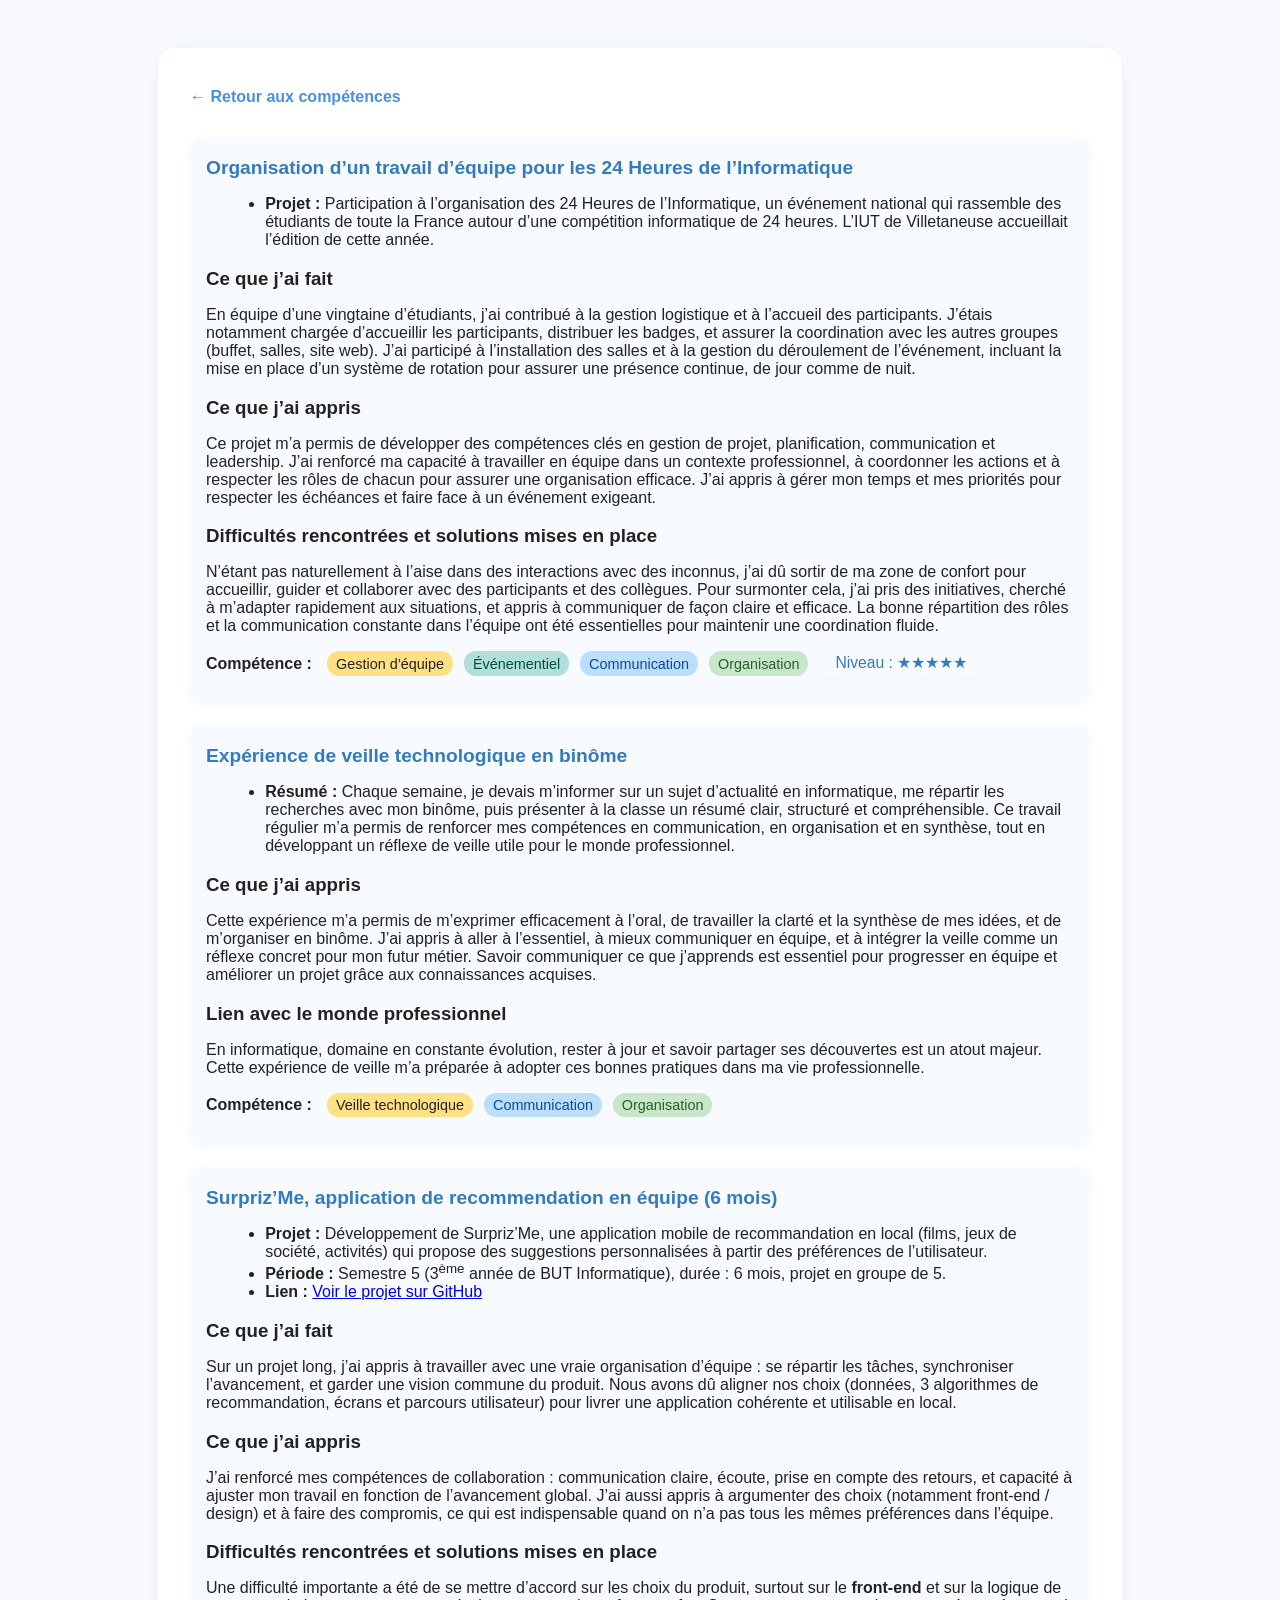
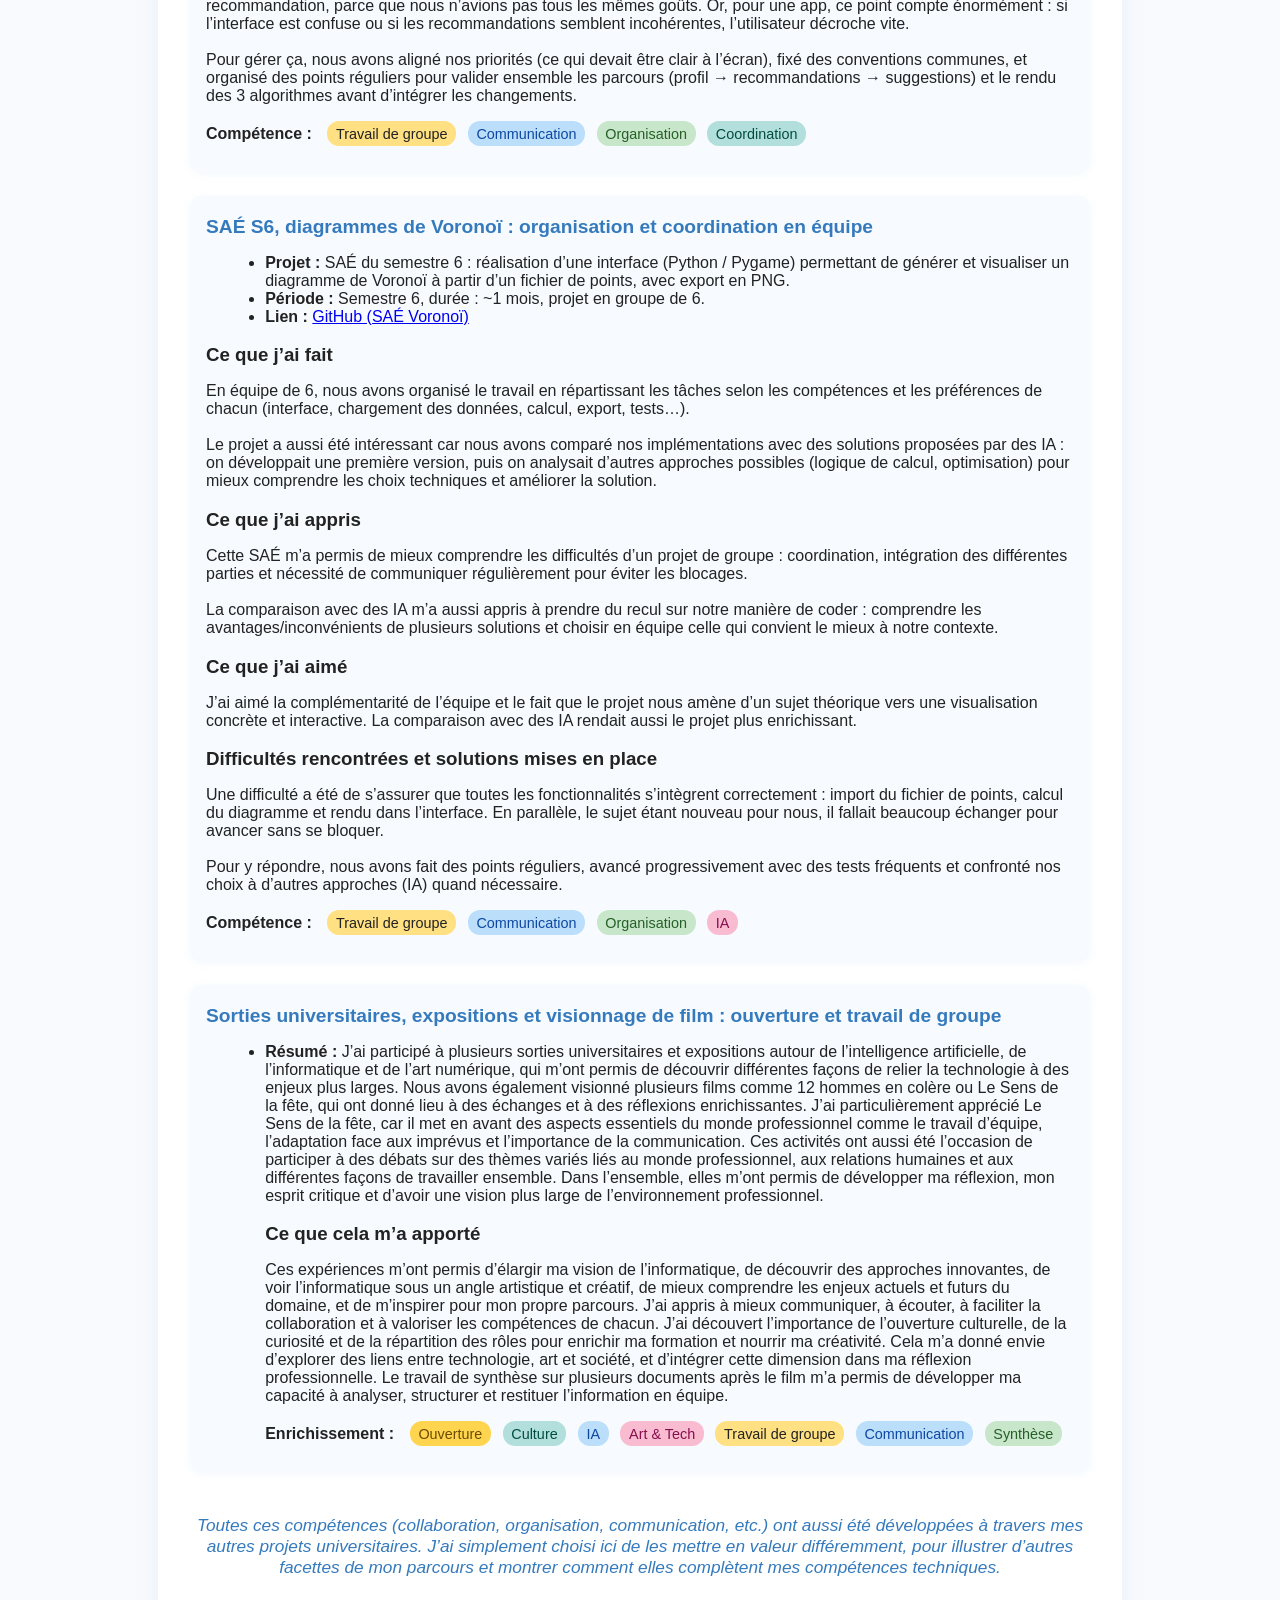
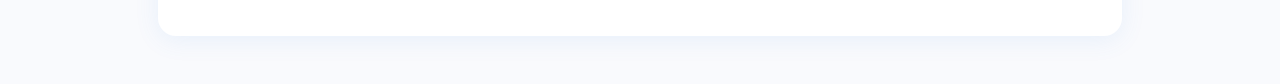
<file: competence-collaborer.html>
<!DOCTYPE html>
<html lang="fr">

<head>
  <meta charset="UTF-8">
  <meta name="viewport" content="width=device-width, initial-scale=1.0">
  <title>Collaborer et piloter un projet - Portfolio de Rania</title>
  <link rel="stylesheet" href="competences.css">
  <style>
    body {
      background: #f9fafd;
      font-family: 'Segoe UI', Arial, sans-serif;
      color: #222;
      margin: 0;
    }

    .container {
      max-width: 900px;
      margin: 3rem auto;
      background: #fff;
      border-radius: 18px;
      box-shadow: 0 4px 24px rgba(74, 144, 226, 0.10);
      padding: 2.5rem 2rem;
    }

    h1 {
      color: #357ABD;
      font-size: 2em;
      margin-top: 0;
    }

    .back-link {
      color: #4A90E2;
      text-decoration: none;
      font-weight: 600;
      margin-bottom: 2rem;
      display: inline-block;
    }

    .back-link:hover {
      text-decoration: underline;
    }

    .projet-card {
      background: #f7fbff;
      border-radius: 12px;
      box-shadow: 0 2px 8px rgba(74, 144, 226, 0.07);
      padding: 1.2rem 1rem;
      margin-bottom: 1.5rem;
    }

    .projet-card h2 {
      margin-top: 0;
      color: #357ABD;
      font-size: 1.2em;
    }

    .projet-card ul {
      margin: 0.5em 0 0 1.2em;
    }

    .projet-flex {
      display: flex;
      flex-direction: column;
    }

    .projet-info {
      flex: 1;
    }

    .tag {
      display: inline-block;
      padding: 0.3em 0.6em;
      border-radius: 12px;
      font-size: 0.9em;
      margin-right: 0.5em;
      margin-bottom: 0.5em;
    }

    .niveau {
      font-weight: 600;
    }
  </style>
</head>

<body>
  <div class="container">
    <a href="index.html#competences" class="back-link">← Retour aux compétences</a>
    <!-- Exemple de projet à dupliquer/modifier -->
    <div class="projet-card projet-flex">
      <div class="projet-info">
        <h2>Organisation d’un travail d’équipe pour les 24 Heures de l’Informatique</h2>
        <ul>
          <li><b>Projet :</b> Participation à l’organisation des 24 Heures de l’Informatique, un événement national qui
            rassemble des étudiants de toute la France autour d’une compétition informatique de 24 heures. L’IUT de
            Villetaneuse accueillait l’édition de cette année.</li>
        </ul>
        <h3 style="margin-bottom:0.3em;">Ce que j’ai fait</h3>
        <p>En équipe d’une vingtaine d’étudiants, j’ai contribué à la gestion logistique et à l’accueil des
          participants. J’étais notamment chargée d’accueillir les participants, distribuer les badges, et assurer la
          coordination avec les autres groupes (buffet, salles, site web). J’ai participé à l’installation des salles et
          à la gestion du déroulement de l’événement, incluant la mise en place d’un système de rotation pour assurer
          une présence continue, de jour comme de nuit.</p>
        <h3 style="margin-bottom:0.3em;">Ce que j’ai appris</h3>
        <p>Ce projet m’a permis de développer des compétences clés en gestion de projet, planification, communication et
          leadership. J’ai renforcé ma capacité à travailler en équipe dans un contexte professionnel, à coordonner les
          actions et à respecter les rôles de chacun pour assurer une organisation efficace. J’ai appris à gérer mon
          temps et mes priorités pour respecter les échéances et faire face à un événement exigeant.</p>
        <h3 style="margin-bottom:0.3em;">Difficultés rencontrées et solutions mises en place</h3>
        <p>N’étant pas naturellement à l’aise dans des interactions avec des inconnus, j’ai dû sortir de ma zone de
          confort pour accueillir, guider et collaborer avec des participants et des collègues. Pour surmonter cela,
          j’ai pris des initiatives, cherché à m’adapter rapidement aux situations, et appris à communiquer de façon
          claire et efficace. La bonne répartition des rôles et la communication constante dans l’équipe ont été
          essentielles pour maintenir une coordination fluide.</p>
        <div class="projet-tags-inline">
          <span style="font-weight:600;margin-right:0.7em;">Compétence :</span>
          <span class="tag" style="background:#ffe082;color:#222;">Gestion d’équipe</span>
          <span class="tag" style="background:#b2dfdb;color:#004d40;">Événementiel</span>
          <span class="tag" style="background:#bbdefb;color:#0d47a1;">Communication</span>
          <span class="tag" style="background:#c8e6c9;color:#256029;">Organisation</span>
          <span class="niveau"
            style="background:#f7fbff;color:#357ABD;border-radius:16px;padding:0.4em 1em;font-size:0.98em;font-weight:500;margin-top:0.5em;box-shadow:0 1px 4px rgba(74,144,226,0.07);">Niveau
            : ★★★★★</span>
        </div>
      </div>
    </div>
    <div class="projet-card projet-flex">
      <div class="projet-info">
        <h2>Expérience de veille technologique en binôme</h2>
        <ul>
          <li><b>Résumé :</b> Chaque semaine, je devais m’informer sur un sujet d’actualité en informatique, me répartir
            les recherches avec mon binôme, puis présenter à la classe un résumé clair, structuré et compréhensible. Ce
            travail régulier m’a permis de renforcer mes compétences en communication, en organisation et en synthèse,
            tout en développant un réflexe de veille utile pour le monde professionnel.</li>
        </ul>
        <h3 style="margin-bottom:0.3em;">Ce que j’ai appris</h3>
        <p>Cette expérience m’a permis de m’exprimer efficacement à l’oral, de travailler la clarté et la synthèse de
          mes idées, et de m’organiser en binôme. J’ai appris à aller à l’essentiel, à mieux communiquer en équipe, et à
          intégrer la veille comme un réflexe concret pour mon futur métier. Savoir communiquer ce que j’apprends est
          essentiel pour progresser en équipe et améliorer un projet grâce aux connaissances acquises.</p>
        <h3 style="margin-bottom:0.3em;">Lien avec le monde professionnel</h3>
        <p>En informatique, domaine en constante évolution, rester à jour et savoir partager ses découvertes est un
          atout majeur. Cette expérience de veille m’a préparée à adopter ces bonnes pratiques dans ma vie
          professionnelle.</p>
        <div class="projet-tags-inline">
          <span style="font-weight:600;margin-right:0.7em;">Compétence :</span>
          <span class="tag" style="background:#ffe082;color:#222;">Veille technologique</span>
          <span class="tag" style="background:#bbdefb;color:#0d47a1;">Communication</span>
          <span class="tag" style="background:#c8e6c9;color:#256029;">Organisation</span>
        </div>
      </div>
    </div>

    <div class="projet-card projet-flex">
      <div class="projet-info">
        <h2>Surpriz’Me, application de recommendation en équipe (6 mois)</h2>
        <ul>
          <li><b>Projet :</b> Développement de Surpriz’Me, une application mobile de recommandation en local (films,
            jeux
            de société, activités) qui propose des suggestions personnalisées à partir des préférences de
            l’utilisateur.</li>
          <li><b>Période :</b> Semestre 5 (3<sup>ème</sup> année de BUT Informatique), durée : 6 mois, projet en groupe
            de 5.</li>
          <li><b>Lien :</b> <a href="https://github.com/GnanapragasamRoyston/SAE5-6" target="_blank">Voir le projet sur
              GitHub</a></li>
        </ul>
        <h3 style="margin-bottom:0.3em;">Ce que j’ai fait</h3>
        <p>Sur un projet long, j’ai appris à travailler avec une vraie organisation d’équipe : se répartir les tâches,
          synchroniser l’avancement, et garder une vision commune du produit. Nous avons dû aligner nos choix (données,
          3 algorithmes de recommandation, écrans et parcours utilisateur) pour livrer une application cohérente
          et
          utilisable en local.
        </p>
        <h3 style="margin-bottom:0.3em;">Ce que j’ai appris</h3>
        <p>J’ai renforcé mes compétences de collaboration : communication claire, écoute, prise en compte des retours,
          et capacité à ajuster mon travail en fonction de l’avancement global. J’ai aussi appris à argumenter des
          choix (notamment front-end / design) et à faire des compromis, ce qui est indispensable quand on n’a pas tous
          les mêmes préférences dans l’équipe.</p>
        <h3 style="margin-bottom:0.3em;">Difficultés rencontrées et solutions mises en place</h3>
        <p>Une difficulté importante a été de se mettre d’accord sur les choix du produit, surtout sur le
          <b>front-end</b>
          et sur la logique de recommandation, parce que nous n’avions pas tous les mêmes goûts. Or, pour une app, ce
          point compte énormément : si l’interface est confuse ou si les recommandations semblent incohérentes,
          l’utilisateur décroche vite.
          <br><br>
          Pour gérer ça, nous avons aligné nos priorités (ce qui devait être clair à l’écran), fixé des conventions
          communes, et organisé des points réguliers pour valider ensemble les parcours (profil → recommandations →
          suggestions) et le rendu des 3 algorithmes avant d’intégrer les changements.
        </p>
        <div class="projet-tags-inline">
          <span style="font-weight:600;margin-right:0.7em;">Compétence :</span>
          <span class="tag" style="background:#ffe082;color:#222;">Travail de groupe</span>
          <span class="tag" style="background:#bbdefb;color:#0d47a1;">Communication</span>
          <span class="tag" style="background:#c8e6c9;color:#256029;">Organisation</span>
          <span class="tag" style="background:#b2dfdb;color:#004d40;">Coordination</span>
        </div>
      </div>
    </div>

    <div class="projet-card projet-flex">
      <div class="projet-info">
        <h2>SAÉ S6, diagrammes de Voronoï : organisation et coordination en équipe</h2>
        <ul>
          <li><b>Projet :</b> SAÉ du semestre 6 : réalisation d’une interface (Python / Pygame) permettant de générer et
            visualiser un diagramme de Voronoï à partir d’un fichier de points, avec export en PNG.</li>
          <li><b>Période :</b> Semestre 6, durée : ~1 mois, projet en groupe de 6.</li>
          <li><b>Lien :</b> <a href="https://github.com/A-Sajith/A-Sajith-SAE_Veronoi_Equipe_i.git" target="_blank"
              rel="noopener noreferrer">GitHub (SAÉ Voronoï)</a></li>
        </ul>
        <h3 style="margin-bottom:0.3em;">Ce que j’ai fait</h3>
        <p>En équipe de 6, nous avons organisé le travail en répartissant les tâches selon les compétences et les
          préférences de chacun (interface, chargement des données, calcul, export, tests…).
          <br><br>
          Le projet a aussi été intéressant car nous avons comparé nos implémentations avec des solutions proposées par
          des IA : on développait une première version, puis on analysait d’autres approches possibles (logique
          de
          calcul, optimisation) pour mieux comprendre les choix techniques et améliorer la solution.
        </p>
        <h3 style="margin-bottom:0.3em;">Ce que j’ai appris</h3>
        <p>Cette SAÉ m’a permis de mieux comprendre les difficultés d’un projet de groupe : coordination, intégration
          des différentes parties et nécessité de communiquer régulièrement pour éviter les blocages.
          <br><br>
          La comparaison avec des IA m’a aussi appris à prendre du recul sur notre manière de coder : comprendre les
          avantages/inconvénients de plusieurs solutions et choisir en équipe celle qui convient le mieux à notre
          contexte.
        </p>
        <h3 style="margin-bottom:0.3em;">Ce que j’ai aimé</h3>
        <p>J’ai aimé la complémentarité de l’équipe et le fait que le projet nous amène d’un sujet théorique vers une
          visualisation concrète et interactive. La comparaison avec des IA rendait aussi le projet plus enrichissant.
        </p>
        <h3 style="margin-bottom:0.3em;">Difficultés rencontrées et solutions mises en place</h3>
        <p>Une difficulté a été de s’assurer que toutes les fonctionnalités s’intègrent correctement : import du fichier
          de points, calcul du diagramme et rendu dans l’interface. En parallèle, le sujet étant nouveau pour nous, il
          fallait beaucoup échanger pour avancer sans se bloquer.
          <br><br>
          Pour y répondre, nous avons fait des points réguliers, avancé progressivement avec des tests fréquents et
          confronté nos choix à d’autres approches (IA) quand nécessaire.
        </p>
        <div class="projet-tags-inline">
          <span style="font-weight:600;margin-right:0.7em;">Compétence :</span>
          <span class="tag" style="background:#ffe082;color:#222;">Travail de groupe</span>
          <span class="tag" style="background:#bbdefb;color:#0d47a1;">Communication</span>
          <span class="tag" style="background:#c8e6c9;color:#256029;">Organisation</span>
          <span class="tag" style="background:#f8bbd0;color:#880e4f;">IA</span>
        </div>
      </div>
    </div>
    <div class="projet-card projet-flex">
      <div class="projet-info">
        <h2>Sorties universitaires, expositions et visionnage de film : ouverture et travail de groupe</h2>
        <ul>
          <li><b>Résumé :</b> J’ai participé à plusieurs sorties universitaires et expositions autour de l’intelligence
            artificielle, de l’informatique et de l’art numérique, qui m’ont permis de découvrir différentes façons de
            relier la technologie à des enjeux plus larges. Nous avons également visionné plusieurs films comme 12
            hommes en colère ou Le Sens de la fête, qui ont donné lieu à des échanges et à des réflexions
            enrichissantes. J’ai particulièrement apprécié Le Sens de la fête, car il met en avant des aspects
            essentiels du monde professionnel comme le travail d’équipe, l’adaptation face aux imprévus et l’importance
            de la communication. Ces activités ont aussi été l’occasion de participer à des débats sur des thèmes variés
            liés au monde professionnel, aux relations humaines et aux différentes façons de travailler ensemble. Dans
            l’ensemble, elles m’ont permis de développer ma réflexion, mon esprit critique et d’avoir une vision plus
            large de l’environnement professionnel.
            <h3 style="margin-bottom:0.3em;">Ce que cela m’a apporté</h3>
            <p>Ces expériences m’ont permis d’élargir ma vision de l’informatique, de découvrir des approches
              innovantes, de voir l’informatique sous un angle artistique et créatif, de mieux comprendre les enjeux
              actuels et futurs du domaine, et de m’inspirer pour mon propre parcours. J’ai appris à mieux communiquer,
              à écouter, à faciliter la collaboration et à valoriser les compétences de chacun. J’ai découvert
              l’importance de l’ouverture culturelle, de la curiosité et de la répartition des rôles pour enrichir ma
              formation et nourrir ma créativité. Cela m’a donné envie d’explorer des liens entre technologie, art et
              société, et d’intégrer cette dimension dans ma réflexion professionnelle. Le travail de synthèse sur
              plusieurs documents après le film m’a permis de développer ma capacité à analyser, structurer et restituer
              l’information en équipe.</p>
            <div class="projet-tags-inline">
              <span style="font-weight:600;margin-right:0.7em;">Enrichissement :</span>
              <span class="tag" style="background:#ffd54f;color:#6d4c00;">Ouverture</span>
              <span class="tag" style="background:#b2dfdb;color:#004d40;">Culture</span>
              <span class="tag" style="background:#bbdefb;color:#0d47a1;">IA</span>
              <span class="tag" style="background:#f8bbd0;color:#880e4f;">Art & Tech</span>
              <span class="tag" style="background:#ffe082;color:#222;">Travail de groupe</span>
              <span class="tag" style="background:#bbdefb;color:#0d47a1;">Communication</span>
              <span class="tag" style="background:#c8e6c9;color:#256029;">Synthèse</span>
            </div>
      </div>
    </div>
    <p style="margin-top:2.5em; font-size:1.08em; color:#357ABD; text-align:center; font-style:italic;">
      Toutes ces compétences (collaboration, organisation, communication, etc.) ont aussi été développées à travers mes
      autres projets universitaires. J’ai simplement choisi ici de les mettre en valeur différemment, pour illustrer
      d’autres facettes de mon parcours et montrer comment elles complètent mes compétences techniques.
    </p>
  </div>
</body>

</html>
</file>
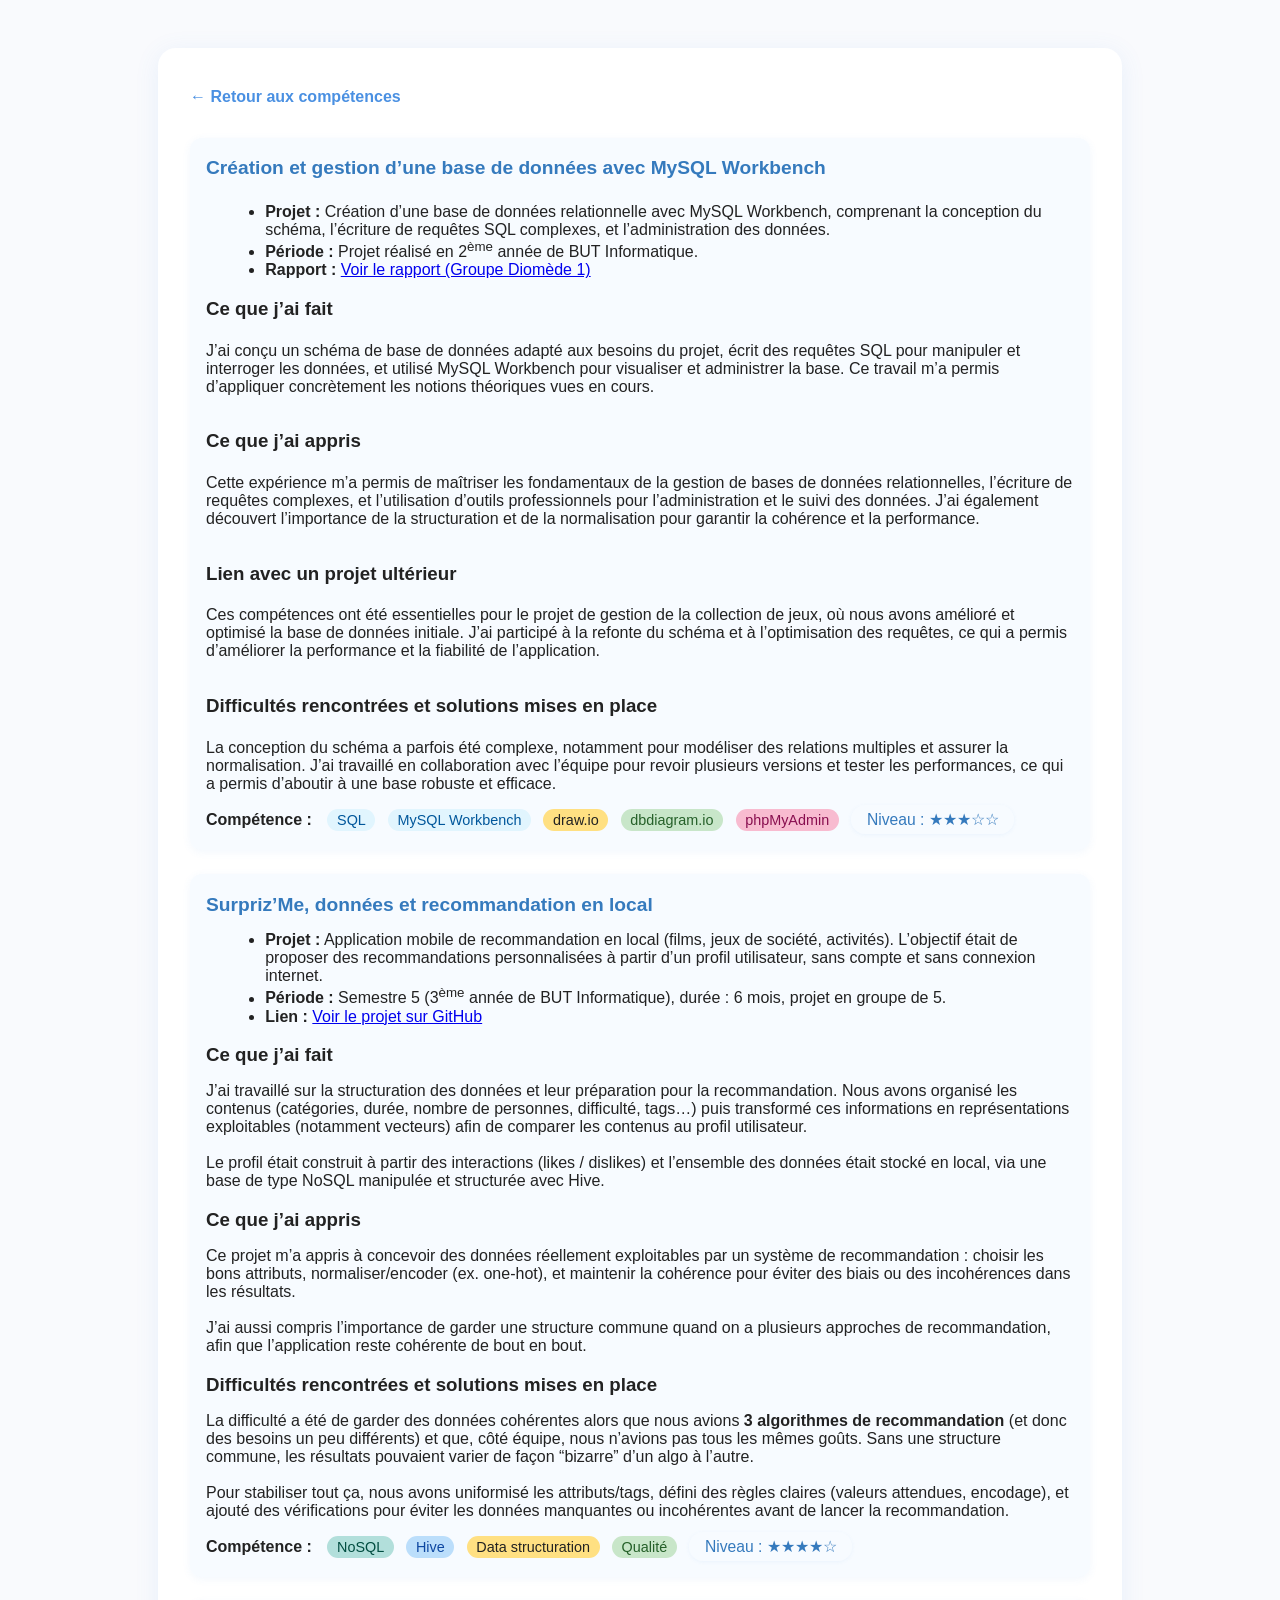
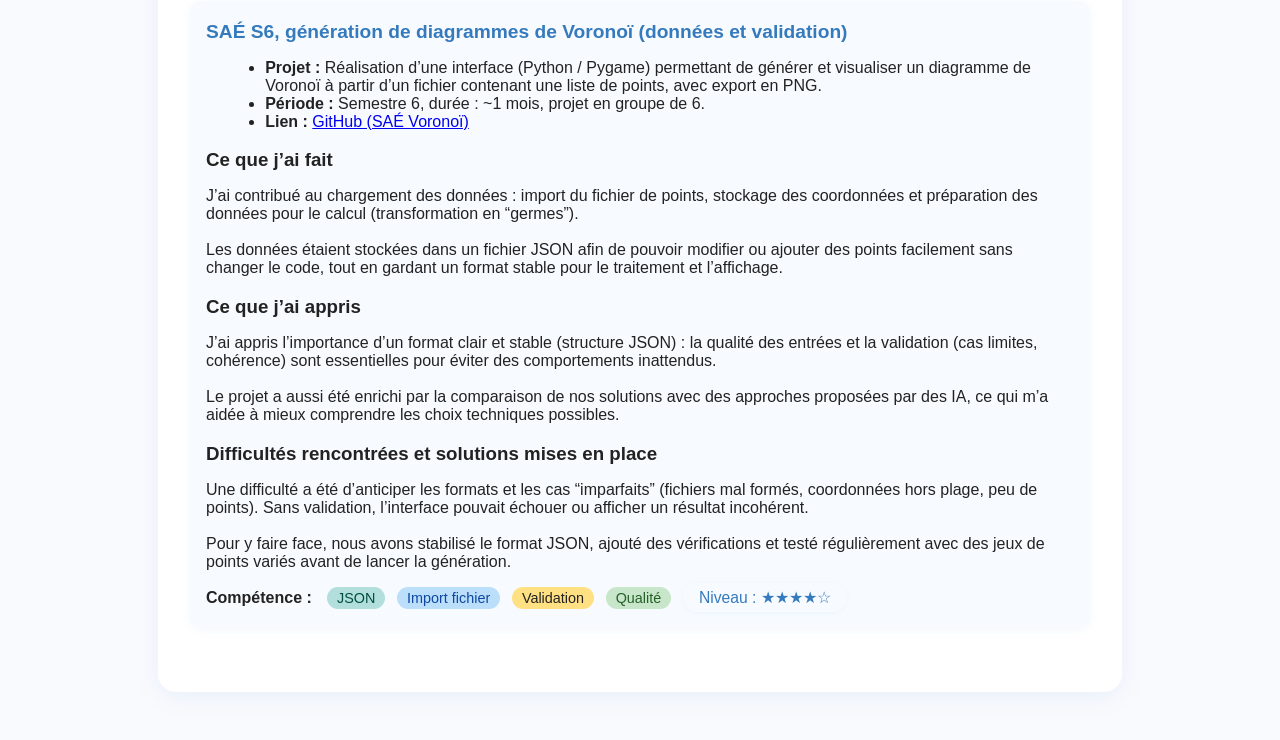
<file: competence-gerer.html>
<!DOCTYPE html>
<html lang="fr">

<head>
  <meta charset="UTF-8">
  <meta name="viewport" content="width=device-width, initial-scale=1.0">
  <title>Gérer des données de l’information - Portfolio de Rania</title>
  <link rel="stylesheet" href="competences.css">
  <style>
    body {
      background: #f9fafd;
      font-family: 'Segoe UI', Arial, sans-serif;
      color: #222;
      margin: 0;
    }

    .container {
      max-width: 900px;
      margin: 3rem auto;
      background: #fff;
      border-radius: 18px;
      box-shadow: 0 4px 24px rgba(74, 144, 226, 0.10);
      padding: 2.5rem 2rem;
    }

    h1 {
      color: #357ABD;
      font-size: 2em;
      margin-top: 0;
    }

    .back-link {
      color: #4A90E2;
      text-decoration: none;
      font-weight: 600;
      margin-bottom: 2rem;
      display: inline-block;
    }

    .back-link:hover {
      text-decoration: underline;
    }

    .projet-card {
      background: #f7fbff;
      border-radius: 12px;
      box-shadow: 0 2px 8px rgba(74, 144, 226, 0.07);
      padding: 1.2rem 1rem;
      margin-bottom: 1.5rem;
    }

    .projet-card h2 {
      margin-top: 0;
      color: #357ABD;
      font-size: 1.2em;
    }

    .projet-card ul {
      margin: 0.5em 0 0 1.2em;
    }

    .projet-flex {
      display: flex;
      flex-direction: column;
    }

    .projet-info {
      flex: 1;
    }

    .tag {
      display: inline-block;
      background: #e1f5fe;
      color: #01579b;
      padding: 0.2rem 0.6rem;
      border-radius: 12px;
      font-size: 0.9em;
      margin-right: 0.5rem;
    }

    .niveau {
      font-weight: 600;
    }
  </style>
</head>

<body>
  <div class="container">
    <a href="index.html#competences" class="back-link">← Retour aux compétences</a>
    <!-- Exemple de projet à dupliquer/modifier -->
    <div class="projet-card projet-flex">
      <h2>Création et gestion d’une base de données avec MySQL Workbench</h2>
      <ul>
        <li><b>Projet :</b> Création d’une base de données relationnelle avec MySQL Workbench, comprenant la
          conception du schéma, l’écriture de requêtes SQL complexes, et l’administration des données.</li>
        <li><b>Période :</b> Projet réalisé en 2<sup>ème</sup> année de BUT Informatique.</li>
        <li><b>Rapport :</b> <a
            href="https://docs.google.com/document/d/101GTfk2xb1tNF-jtAuVI5nZNs5FPZ7snLQ4oubk2SI4/edit?usp=sharing"
            target="_blank">Voir le rapport (Groupe Diomède 1)</a></li>
      </ul>
      <h3 style="margin-bottom:0.3em;">Ce que j’ai fait</h3>
      <p>J’ai conçu un schéma de base de données adapté aux besoins du projet, écrit des requêtes SQL pour
        manipuler
        et interroger les données, et utilisé MySQL Workbench pour visualiser et administrer la base. Ce travail
        m’a
        permis d’appliquer concrètement les notions théoriques vues en cours.</p>
      <h3 style="margin-bottom:0.3em;">Ce que j’ai appris</h3>
      <p>Cette expérience m’a permis de maîtriser les fondamentaux de la gestion de bases de données
        relationnelles,
        l’écriture de requêtes complexes, et l’utilisation d’outils professionnels pour l’administration et le
        suivi
        des données. J’ai également découvert l’importance de la structuration et de la normalisation pour
        garantir la
        cohérence et la performance.</p>
      <h3 style="margin-bottom:0.3em;">Lien avec un projet ultérieur</h3>
      <p>Ces compétences ont été essentielles pour le projet de gestion de la collection de jeux, où nous avons
        amélioré et optimisé la base de données initiale. J’ai participé à la refonte du schéma et à
        l’optimisation
        des requêtes, ce qui a permis d’améliorer la performance et la fiabilité de l’application.</p>
      <h3 style="margin-bottom:0.3em;">Difficultés rencontrées et solutions mises en place</h3>
      <p>La conception du schéma a parfois été complexe, notamment pour modéliser des relations multiples et
        assurer
        la normalisation. J’ai travaillé en collaboration avec l’équipe pour revoir plusieurs versions et tester
        les
        performances, ce qui a permis d’aboutir à une base robuste et efficace.</p>
      <div class="projet-tags-inline">
        <span style="font-weight:600;margin-right:0.7em;">Compétence :</span>
        <span class="tag tag-html">SQL</span>
        <span class="tag tag-css">MySQL Workbench</span>
        <span class="tag" style="background:#ffe082;color:#222;">draw.io</span>
        <span class="tag" style="background:#c8e6c9;color:#256029;">dbdiagram.io</span>
        <span class="tag" style="background:#f8bbd0;color:#880e4f;">phpMyAdmin</span>
        <span class="niveau"
          style="background:#f7fbff;color:#357ABD;border-radius:16px;padding:0.4em 1em;font-size:0.98em;font-weight:500;margin-top:0.5em;box-shadow:0 1px 4px rgba(74,144,226,0.07);">Niveau
          : ★★★☆☆</span>
      </div>
    </div>

    <div class="projet-card projet-flex">
      <div class="projet-info">
        <h2>Surpriz’Me, données et recommandation en local</h2>
        <ul>
          <li><b>Projet :</b> Application mobile de recommandation en local (films, jeux de société, activités).
            L’objectif était de proposer des recommandations personnalisées à partir d’un profil utilisateur, sans
            compte et sans connexion internet.</li>
          <li><b>Période :</b> Semestre 5 (3<sup>ème</sup> année de BUT Informatique), durée : 6 mois, projet en
            groupe
            de 5.</li>
          <li><b>Lien :</b> <a href="https://github.com/GnanapragasamRoyston/SAE5-6" target="_blank">Voir le projet
              sur
              GitHub</a></li>
        </ul>
        <h3 style="margin-bottom:0.3em;">Ce que j’ai fait</h3>
        <p>J’ai travaillé sur la structuration des données et leur préparation pour la recommandation. Nous avons
          organisé les contenus (catégories, durée, nombre de personnes, difficulté, tags…) puis transformé ces
          informations en représentations exploitables (notamment vecteurs) afin de comparer les contenus au
          profil
          utilisateur.
          <br><br>
          Le profil était construit à partir des interactions (likes / dislikes) et l’ensemble des données était
          stocké
          en local, via une base de type NoSQL manipulée et structurée avec Hive.
        </p>
        <h3 style="margin-bottom:0.3em;">Ce que j’ai appris</h3>
        <p>Ce projet m’a appris à concevoir des données réellement exploitables par un système de recommandation :
          choisir les bons attributs, normaliser/encoder (ex. one-hot), et maintenir la cohérence pour éviter des
          biais
          ou des incohérences dans les résultats.
          <br><br>
          J’ai aussi compris l’importance de garder une structure commune quand on a plusieurs approches de
          recommandation, afin que l’application reste cohérente de bout en bout.
        </p>
        <h3 style="margin-bottom:0.3em;">Difficultés rencontrées et solutions mises en place</h3>
        <p>La difficulté a été de garder des données cohérentes alors que nous avions <b>3 algorithmes de
            recommandation</b>
          (et donc des besoins un peu différents) et que, côté équipe, nous n’avions pas tous les mêmes goûts. Sans
          une
          structure commune, les résultats pouvaient varier de façon “bizarre” d’un algo à l’autre.
          <br><br>
          Pour stabiliser tout ça, nous avons uniformisé les attributs/tags, défini des règles claires (valeurs
          attendues,
          encodage), et ajouté des vérifications pour éviter les données manquantes ou incohérentes avant de lancer
          la
          recommandation.
        </p>
        <div class="projet-tags-inline">
          <span style="font-weight:600;margin-right:0.7em;">Compétence :</span>
          <span class="tag" style="background:#b2dfdb;color:#004d40;">NoSQL</span>
          <span class="tag" style="background:#bbdefb;color:#0d47a1;">Hive</span>
          <span class="tag" style="background:#ffe082;color:#222;">Data structuration</span>
          <span class="tag" style="background:#c8e6c9;color:#256029;">Qualité</span>
          <span class="niveau"
            style="background:#f7fbff;color:#357ABD;border-radius:16px;padding:0.4em 1em;font-size:0.98em;font-weight:500;margin-top:0.5em;box-shadow:0 1px 4px rgba(74,144,226,0.07);">Niveau
            : ★★★★☆</span>
        </div>
      </div>
    </div>

    <div class="projet-card projet-flex">
      <div class="projet-info">
        <h2>SAÉ S6, génération de diagrammes de Voronoï (données et validation)</h2>
        <ul>
          <li><b>Projet :</b> Réalisation d’une interface (Python / Pygame) permettant de générer et visualiser un
            diagramme de Voronoï à partir d’un fichier contenant une liste de points, avec export en PNG.</li>
          <li><b>Période :</b> Semestre 6, durée : ~1 mois, projet en groupe de 6.</li>
          <li><b>Lien :</b> <a href="https://github.com/A-Sajith/A-Sajith-SAE_Veronoi_Equipe_i.git" target="_blank"
              rel="noopener noreferrer">GitHub (SAÉ Voronoï)</a></li>
        </ul>
        <h3 style="margin-bottom:0.3em;">Ce que j’ai fait</h3>
        <p>J’ai contribué au chargement des données : import du fichier de points, stockage des coordonnées et
          préparation des données pour le calcul (transformation en “germes”).
          <br><br>
          Les données étaient stockées dans un fichier JSON afin de pouvoir modifier ou ajouter des points
          facilement sans changer le code, tout en gardant un format stable pour le traitement et l’affichage.
        </p>
        <h3 style="margin-bottom:0.3em;">Ce que j’ai appris</h3>
        <p>J’ai appris l’importance d’un format clair et stable (structure JSON) : la qualité des entrées et la
          validation (cas limites, cohérence) sont essentielles pour éviter des comportements inattendus.
          <br><br>
          Le projet a aussi été enrichi par la comparaison de nos solutions avec des approches proposées par des
          IA, ce qui m’a aidée à mieux comprendre les choix techniques possibles.
        </p>
        <h3 style="margin-bottom:0.3em;">Difficultés rencontrées et solutions mises en place</h3>
        <p>Une difficulté a été d’anticiper les formats et les cas “imparfaits” (fichiers mal formés, coordonnées
          hors
          plage, peu de points). Sans validation, l’interface pouvait échouer ou afficher un résultat incohérent.
          <br><br>
          Pour y faire face, nous avons stabilisé le format JSON, ajouté des vérifications et testé régulièrement
          avec
          des jeux de points variés avant de lancer la génération.
        </p>
        <div class="projet-tags-inline">
          <span style="font-weight:600;margin-right:0.7em;">Compétence :</span>
          <span class="tag" style="background:#b2dfdb;color:#004d40;">JSON</span>
          <span class="tag" style="background:#bbdefb;color:#0d47a1;">Import fichier</span>
          <span class="tag" style="background:#ffe082;color:#222;">Validation</span>
          <span class="tag" style="background:#c8e6c9;color:#256029;">Qualité</span>
          <span class="niveau"
            style="background:#f7fbff;color:#357ABD;border-radius:16px;padding:0.4em 1em;font-size:0.98em;font-weight:500;margin-top:0.5em;box-shadow:0 1px 4px rgba(74,144,226,0.07);">Niveau
            : ★★★★☆</span>
        </div>
      </div>
    </div>
  </div>
</body>

</html>
</file>
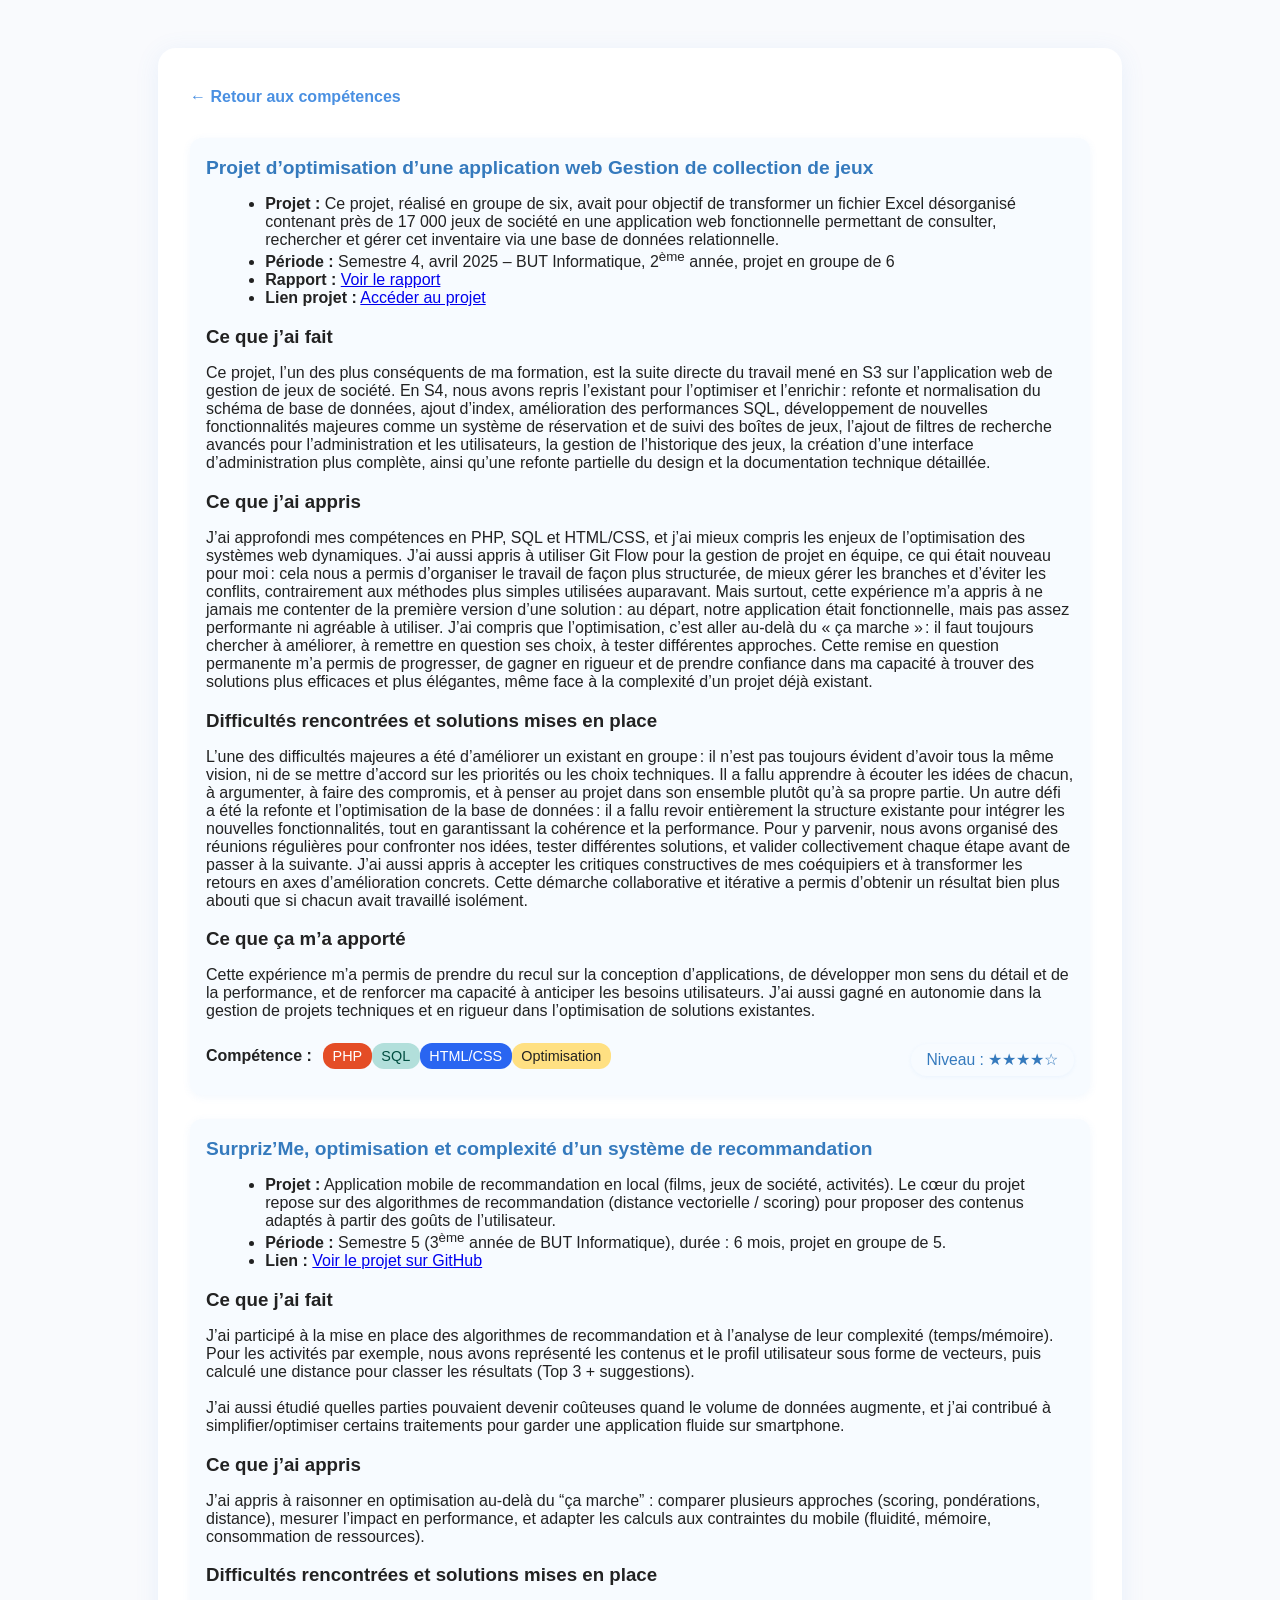
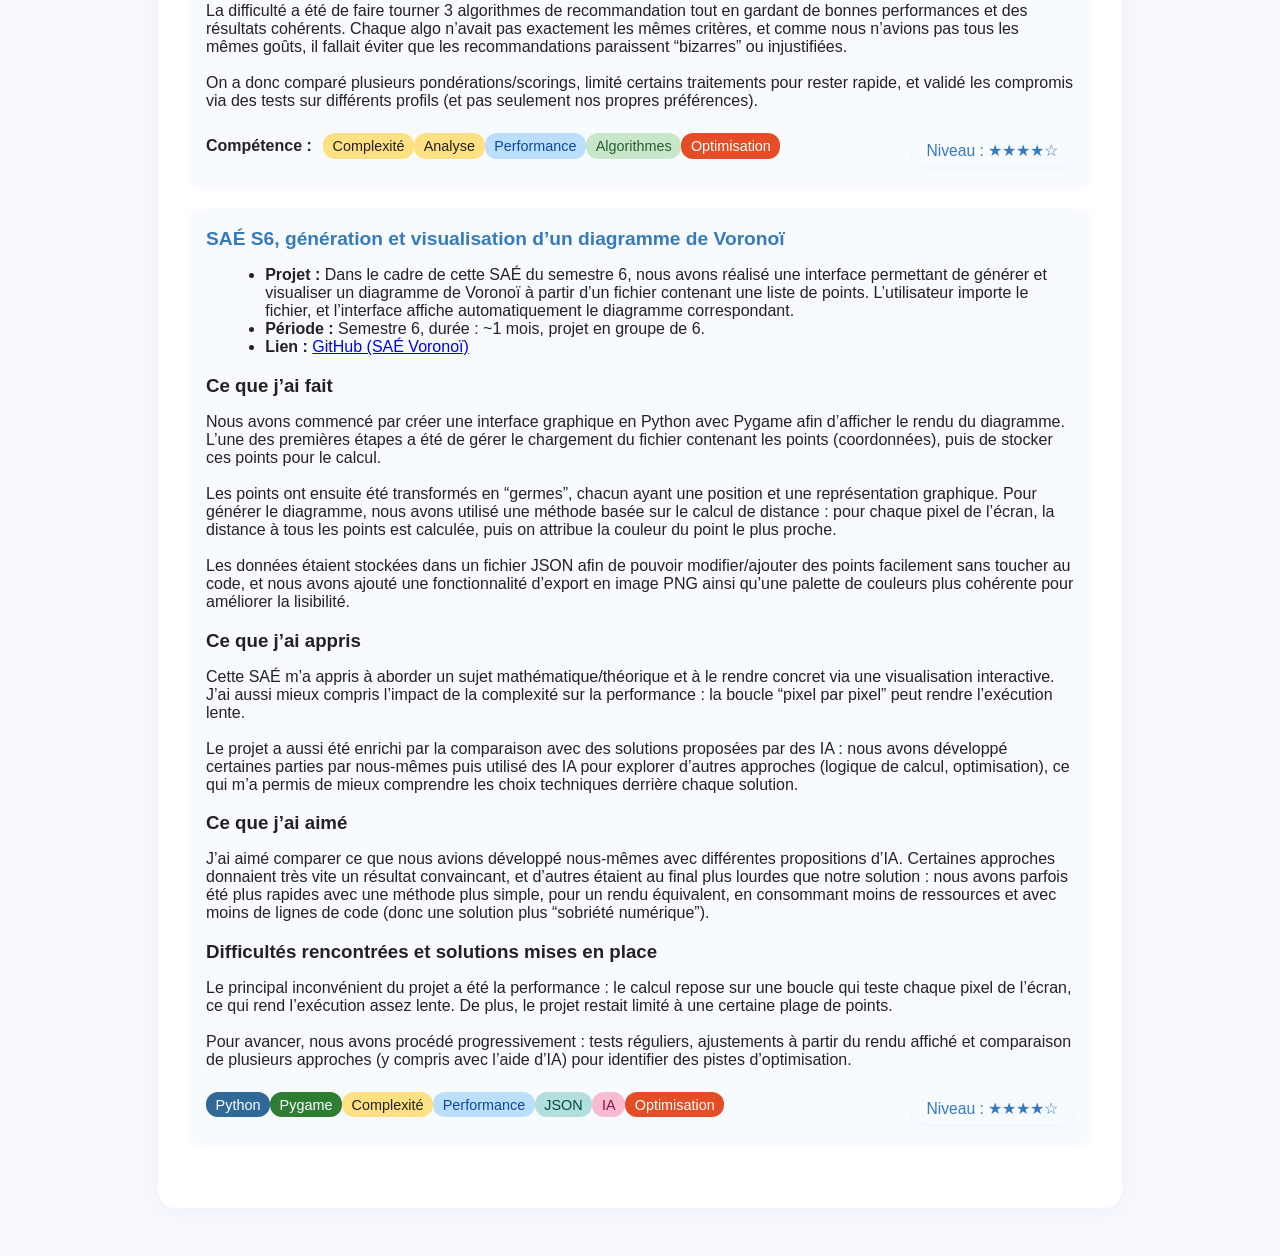
<file: competence-optimiser.html>
<!DOCTYPE html>
<html lang="fr">

<head>
  <meta charset="UTF-8">
  <meta name="viewport" content="width=device-width, initial-scale=1.0">
  <title>Optimiser des applications informatiques - Portfolio de Rania</title>
  <link rel="stylesheet" href="competences.css">
  <style>
    body {
      background: #f9fafd;
      font-family: 'Segoe UI', Arial, sans-serif;
      color: #222;
      margin: 0;
    }

    .container {
      max-width: 900px;
      margin: 3rem auto;
      background: #fff;
      border-radius: 18px;
      box-shadow: 0 4px 24px rgba(74, 144, 226, 0.10);
      padding: 2.5rem 2rem;
    }

    h1 {
      color: #357ABD;
      font-size: 2em;
      margin-top: 0;
    }

    .back-link {
      color: #4A90E2;
      text-decoration: none;
      font-weight: 600;
      margin-bottom: 2rem;
      display: inline-block;
    }

    .back-link:hover {
      text-decoration: underline;
    }

    .projet-card {
      background: #f7fbff;
      border-radius: 12px;
      box-shadow: 0 2px 8px rgba(74, 144, 226, 0.07);
      padding: 1.2rem 1rem;
      margin-bottom: 1.5rem;
    }

    .projet-card h2 {
      margin-top: 0;
      color: #357ABD;
      font-size: 1.2em;
    }

    .projet-card ul {
      margin: 0.5em 0 0 1.2em;
    }

    .projet-tags-inline {
      display: flex;
      align-items: center;
      margin-top: 0.5rem;
    }

    .tag {
      display: inline-block;
      padding: 0.3rem 0.6rem;
      border-radius: 12px;
      font-size: 0.9em;
    }

    .niveau {
      margin-left: auto;
      font-size: 0.9em;
      color: #666;
    }
  </style>
</head>

<body>
  <div class="container">
    <a href="index.html#competences" class="back-link">← Retour aux compétences</a>
    <!-- Exemple de projet à dupliquer/modifier -->
    <div class="projet-card projet-flex">
      <div class="projet-info">
        <h2>Projet d’optimisation d’une application web Gestion de collection de jeux</h2>
        <ul>
          <li><b>Projet :</b> Ce projet, réalisé en groupe de six, avait pour objectif de transformer un fichier Excel
            désorganisé contenant près de 17 000 jeux de société en une application web fonctionnelle permettant de
            consulter, rechercher et gérer cet inventaire via une base de données relationnelle.</li>
          <li><b>Période :</b> Semestre 4, avril 2025 – BUT Informatique, 2<sup>ème</sup> année, projet en groupe de 6
          </li>
          <li><b>Rapport :</b> <a
              href="https://docs.google.com/document/d/1K-DtibJsWF_XZb3Iq-vNOo9A16H2UP75Bd1sZCYpbKY/edit?usp=sharing"
              target="_blank">Voir le rapport</a></li>
          <li><b>Lien projet :</b> <a href="https://github.com/AhashPARTHIPAN/SAE4.01-Developpement-d-une-application"
              target="_blank">Accéder au projet</a></li>
        </ul>
        <h3 style="margin-bottom:0.3em;">Ce que j’ai fait</h3>
        <p>Ce projet, l’un des plus conséquents de ma formation, est la suite directe du travail mené en S3 sur
          l’application web de gestion de jeux de société. En S4, nous avons repris l’existant pour l’optimiser et
          l’enrichir : refonte et normalisation du schéma de base de données, ajout d’index, amélioration des
          performances SQL, développement de nouvelles fonctionnalités majeures comme un système de réservation et de
          suivi des boîtes de jeux, l’ajout de filtres de recherche avancés pour l’administration et les utilisateurs,
          la gestion de l’historique des jeux, la création d’une interface d’administration plus complète, ainsi qu’une
          refonte partielle du design et la documentation technique détaillée.</p>
        <h3 style="margin-bottom:0.3em;">Ce que j’ai appris</h3>
        <p>J’ai approfondi mes compétences en PHP, SQL et HTML/CSS, et j’ai mieux compris les enjeux de l’optimisation
          des systèmes web dynamiques. J’ai aussi appris à utiliser Git Flow pour la gestion de projet en équipe, ce qui
          était nouveau pour moi : cela nous a permis d’organiser le travail de façon plus structurée, de mieux gérer
          les branches et d’éviter les conflits, contrairement aux méthodes plus simples utilisées auparavant. Mais
          surtout, cette expérience m’a appris à ne jamais me contenter de la première version d’une solution : au
          départ, notre application était fonctionnelle, mais pas assez performante ni agréable à utiliser. J’ai compris
          que l’optimisation, c’est aller au-delà du « ça marche » : il faut toujours chercher à améliorer, à remettre
          en question ses choix, à tester différentes approches. Cette remise en question permanente m’a permis de
          progresser, de gagner en rigueur et de prendre confiance dans ma capacité à trouver des solutions plus
          efficaces et plus élégantes, même face à la complexité d’un projet déjà existant.</p>
        <h3 style="margin-bottom:0.3em;">Difficultés rencontrées et solutions mises en place</h3>
        <p>L’une des difficultés majeures a été d’améliorer un existant en groupe : il n’est pas toujours évident
          d’avoir tous la même vision, ni de se mettre d’accord sur les priorités ou les choix techniques. Il a fallu
          apprendre à écouter les idées de chacun, à argumenter, à faire des compromis, et à penser au projet dans son
          ensemble plutôt qu’à sa propre partie. Un autre défi a été la refonte et l’optimisation de la base de
          données : il a fallu revoir entièrement la structure existante pour intégrer les nouvelles fonctionnalités,
          tout en garantissant la cohérence et la performance. Pour y parvenir, nous avons organisé des réunions
          régulières pour confronter nos idées, tester différentes solutions, et valider collectivement chaque étape
          avant de passer à la suivante. J’ai aussi appris à accepter les critiques constructives de mes coéquipiers et
          à transformer les retours en axes d’amélioration concrets. Cette démarche collaborative et itérative a permis
          d’obtenir un résultat bien plus abouti que si chacun avait travaillé isolément.</p>
        <h3 style="margin-bottom:0.3em;">Ce que ça m’a apporté</h3>
        <p>Cette expérience m’a permis de prendre du recul sur la conception d’applications, de développer mon sens du
          détail et de la performance, et de renforcer ma capacité à anticiper les besoins utilisateurs. J’ai aussi
          gagné en autonomie dans la gestion de projets techniques et en rigueur dans l’optimisation de solutions
          existantes.</p>
        <div class="projet-tags-inline">
          <span style="font-weight:600;margin-right:0.7em;">Compétence :</span>
          <span class="tag" style="background:#e44d26;color:#fff;">PHP</span>
          <span class="tag" style="background:#b2dfdb;color:#004d40;">SQL</span>
          <span class="tag" style="background:#2965f1;color:#fff;">HTML/CSS</span>
          <span class="tag" style="background:#ffe082;color:#222;">Optimisation</span>
          <span class="niveau"
            style="background:#f7fbff;color:#357ABD;border-radius:16px;padding:0.4em 1em;font-size:0.98em;font-weight:500;margin-top:0.5em;box-shadow:0 1px 4px rgba(74,144,226,0.07);">Niveau
            : ★★★★☆</span>
        </div>
      </div>
    </div>

    <div class="projet-card projet-flex">
      <div class="projet-info">
        <h2>Surpriz’Me, optimisation et complexité d’un système de recommandation</h2>
        <ul>
          <li><b>Projet :</b> Application mobile de recommandation en local (films, jeux de société, activités).
            Le cœur du projet repose sur des algorithmes de recommandation (distance vectorielle / scoring) pour
            proposer des contenus adaptés à partir des goûts de l’utilisateur.</li>
          <li><b>Période :</b> Semestre 5 (3<sup>ème</sup> année de BUT Informatique), durée : 6 mois, projet en groupe
            de 5.</li>
          <li><b>Lien :</b> <a href="https://github.com/GnanapragasamRoyston/SAE5-6" target="_blank">Voir le projet sur
              GitHub</a></li>
        </ul>
        <h3 style="margin-bottom:0.3em;">Ce que j’ai fait</h3>
        <p>J’ai participé à la mise en place des algorithmes de recommandation et à l’analyse de leur complexité
          (temps/mémoire). Pour les activités par exemple, nous avons représenté les contenus et le profil utilisateur
          sous forme de vecteurs, puis calculé une distance pour classer les résultats (Top 3 + suggestions).
          <br><br>
          J’ai aussi étudié quelles parties pouvaient devenir coûteuses quand le volume de données augmente, et j’ai
          contribué à simplifier/optimiser certains traitements pour garder une application fluide sur smartphone.
        </p>
        <h3 style="margin-bottom:0.3em;">Ce que j’ai appris</h3>
        <p>J’ai appris à raisonner en optimisation au-delà du “ça marche” : comparer plusieurs approches (scoring,
          pondérations, distance), mesurer l’impact en performance, et adapter les calculs aux contraintes du mobile
          (fluidité, mémoire, consommation de ressources).</p>
        <h3 style="margin-bottom:0.3em;">Difficultés rencontrées et solutions mises en place</h3>
        <p>La difficulté a été de faire tourner 3 algorithmes de recommandation tout en gardant de bonnes
          performances et des résultats cohérents. Chaque algo n’avait pas exactement les mêmes critères, et comme nous
          n’avions pas tous les mêmes goûts, il fallait éviter que les recommandations paraissent “bizarres” ou
          injustifiées.
          <br><br>
          On a donc comparé plusieurs pondérations/scorings, limité certains traitements pour rester rapide, et validé
          les compromis via des tests sur différents profils (et pas seulement nos propres préférences).
        </p>
        <div class="projet-tags-inline">
          <span style="font-weight:600;margin-right:0.7em;">Compétence :</span>
          <span class="tag" style="background:#ffe082;color:#222;">Complexité</span>
          <span class="tag" style="background:#ffe082;color:#222;">Analyse</span>
          <span class="tag" style="background:#bbdefb;color:#0d47a1;">Performance</span>
          <span class="tag" style="background:#c8e6c9;color:#256029;">Algorithmes</span>
          <span class="tag" style="background:#e44d26;color:#fff;">Optimisation</span>
          <span class="niveau"
            style="background:#f7fbff;color:#357ABD;border-radius:16px;padding:0.4em 1em;font-size:0.98em;font-weight:500;margin-top:0.5em;box-shadow:0 1px 4px rgba(74,144,226,0.07);">Niveau
            : ★★★★☆</span>
        </div>
      </div>
    </div>

    <div class="projet-card projet-flex">
      <div class="projet-info">
        <h2>SAÉ S6, génération et visualisation d’un diagramme de Voronoï</h2>
        <ul>
          <li><b>Projet :</b> Dans le cadre de cette SAÉ du semestre 6, nous avons réalisé une interface permettant de
            générer et visualiser un diagramme de Voronoï à partir d’un fichier contenant une liste de points.
            L’utilisateur
            importe le fichier, et l’interface affiche automatiquement le diagramme correspondant.</li>
          <li><b>Période :</b> Semestre 6, durée : ~1 mois, projet en groupe de 6.</li>
          <li><b>Lien :</b> <a href="https://github.com/A-Sajith/A-Sajith-SAE_Veronoi_Equipe_i.git" target="_blank"
              rel="noopener noreferrer">GitHub (SAÉ Voronoï)</a></li>
        </ul>
        <h3 style="margin-bottom:0.3em;">Ce que j’ai fait</h3>
        <p>Nous avons commencé par créer une interface graphique en Python avec Pygame afin d’afficher le
          rendu du diagramme. L’une des premières étapes a été de gérer le chargement du fichier contenant les points
          (coordonnées), puis de stocker ces points pour le calcul.
          <br><br>
          Les points ont ensuite été transformés en “germes”, chacun ayant une position et une représentation graphique.
          Pour générer le diagramme, nous avons utilisé une méthode basée sur le calcul de distance : pour chaque
          pixel de l’écran, la distance à tous les points est calculée, puis on attribue la couleur du point le plus
          proche.
          <br><br>
          Les données étaient stockées dans un fichier JSON afin de pouvoir modifier/ajouter des points
          facilement
          sans toucher au code, et nous avons ajouté une fonctionnalité d’export en image PNG ainsi qu’une
          palette
          de couleurs plus cohérente pour améliorer la lisibilité.
        </p>
        <h3 style="margin-bottom:0.3em;">Ce que j’ai appris</h3>
        <p>Cette SAÉ m’a appris à aborder un sujet mathématique/théorique et à le rendre concret via une visualisation
          interactive. J’ai aussi mieux compris l’impact de la complexité sur la performance : la boucle “pixel par
          pixel” peut rendre l’exécution lente.
          <br><br>
          Le projet a aussi été enrichi par la comparaison avec des solutions proposées par des IA : nous avons
          développé certaines parties par nous-mêmes puis utilisé des IA pour explorer d’autres approches (logique de
          calcul, optimisation), ce qui m’a permis de mieux comprendre les choix techniques derrière chaque solution.
        </p>
        <h3 style="margin-bottom:0.3em;">Ce que j’ai aimé</h3>
        <p>J’ai aimé comparer ce que nous avions développé nous-mêmes avec différentes propositions d’IA. Certaines
          approches donnaient très vite un résultat convaincant, et d’autres étaient au final plus lourdes que notre
          solution : nous avons parfois été plus rapides avec une méthode plus simple, pour un rendu équivalent, en
          consommant moins de ressources et avec moins de lignes de code (donc une solution plus “sobriété
          numérique”).</p>
        <h3 style="margin-bottom:0.3em;">Difficultés rencontrées et solutions mises en place</h3>
        <p>Le principal inconvénient du projet a été la performance : le calcul repose sur une boucle qui teste
          chaque pixel de l’écran, ce qui rend l’exécution assez lente. De plus, le projet restait limité à une certaine
          plage de points.
          <br><br>
          Pour avancer, nous avons procédé progressivement : tests réguliers, ajustements à partir du rendu affiché et
          comparaison de plusieurs approches (y compris avec l’aide d’IA) pour identifier des pistes d’optimisation.
        </p>
        <div class="projet-tags-inline">
          <span class="tag" style="background:#306998;color:#fff;">Python</span>
          <span class="tag" style="background:#2e7d32;color:#fff;">Pygame</span>
          <span class="tag" style="background:#ffe082;color:#222;">Complexité</span>
          <span class="tag" style="background:#bbdefb;color:#0d47a1;">Performance</span>
          <span class="tag" style="background:#b2dfdb;color:#004d40;">JSON</span>
          <span class="tag" style="background:#f8bbd0;color:#880e4f;">IA</span>
          <span class="tag" style="background:#e44d26;color:#fff;">Optimisation</span>
          <span class="niveau"
            style="background:#f7fbff;color:#357ABD;border-radius:16px;padding:0.4em 1em;font-size:0.98em;font-weight:500;margin-top:0.5em;box-shadow:0 1px 4px rgba(74,144,226,0.07);">Niveau
            : ★★★★☆</span>
        </div>
      </div>
    </div>
    <!-- Ajoute ici d'autres projets -->
  </div>
</body>

</html>
</file>
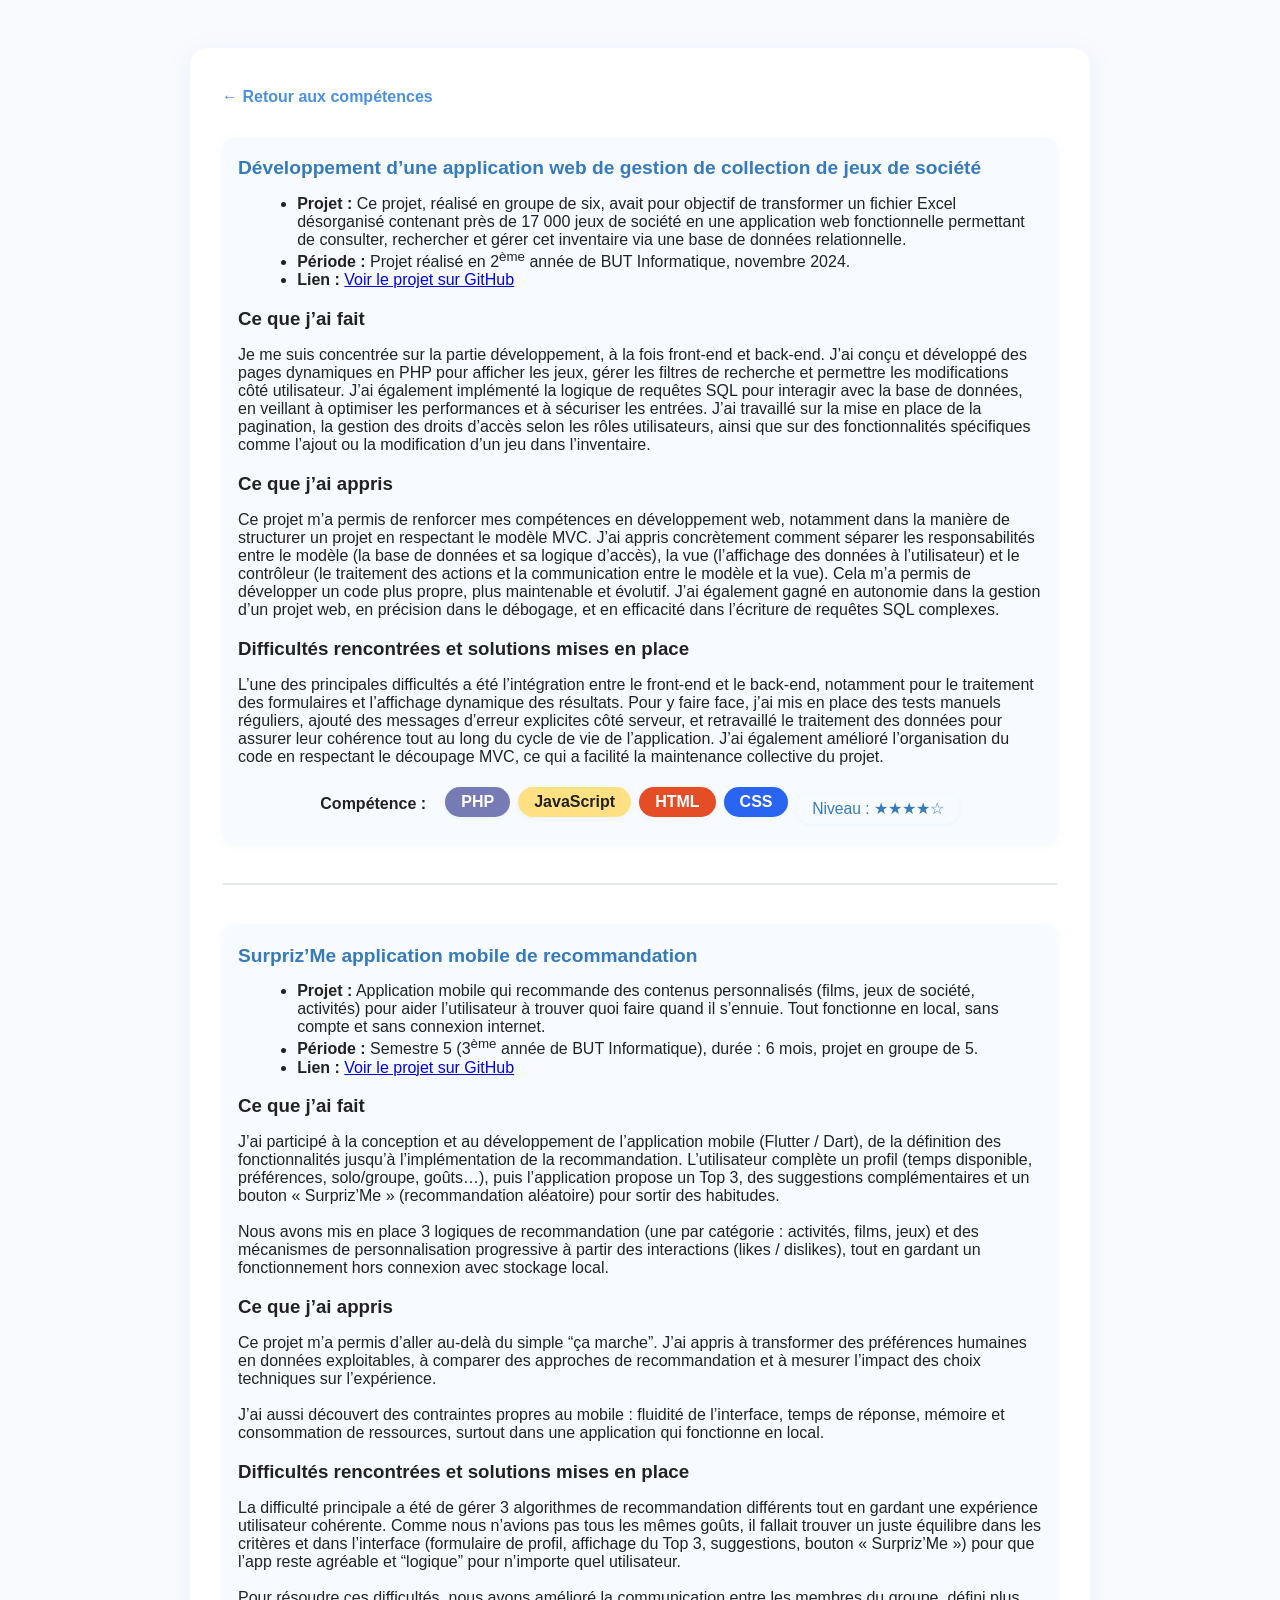
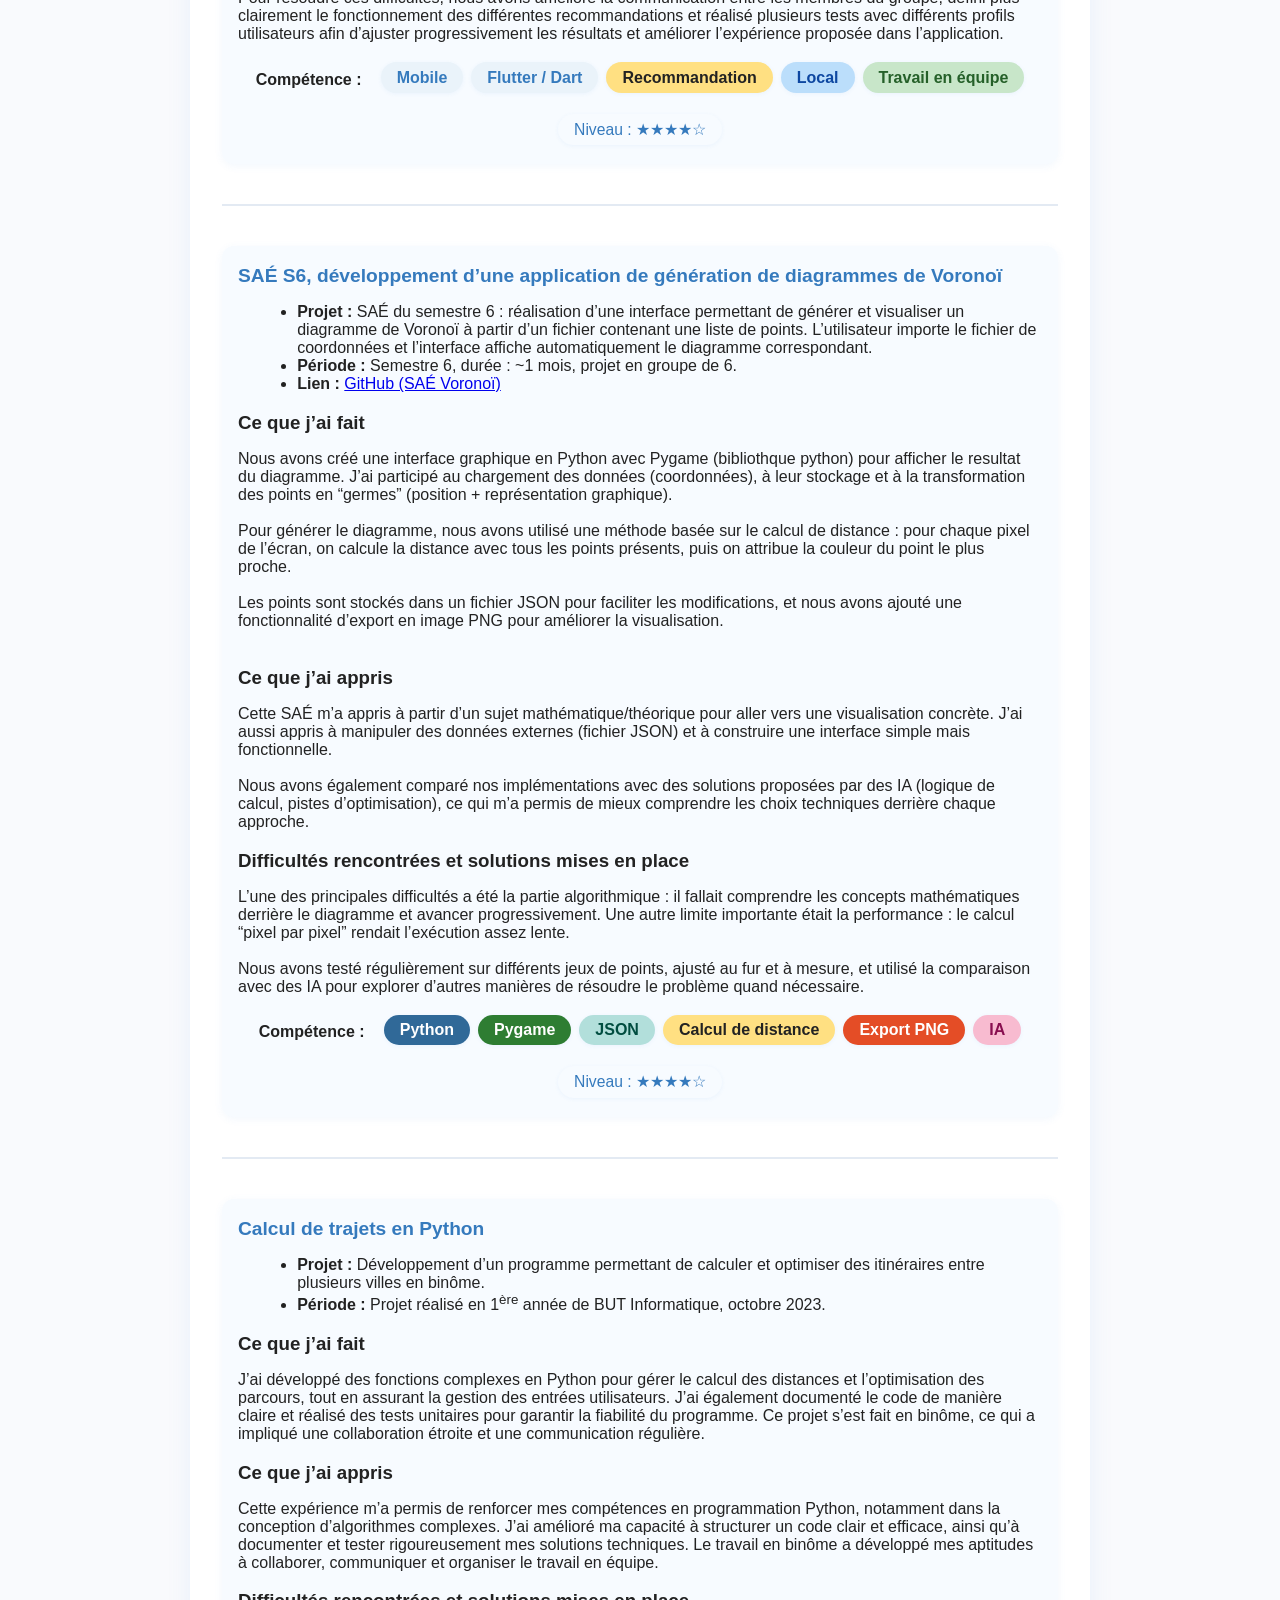
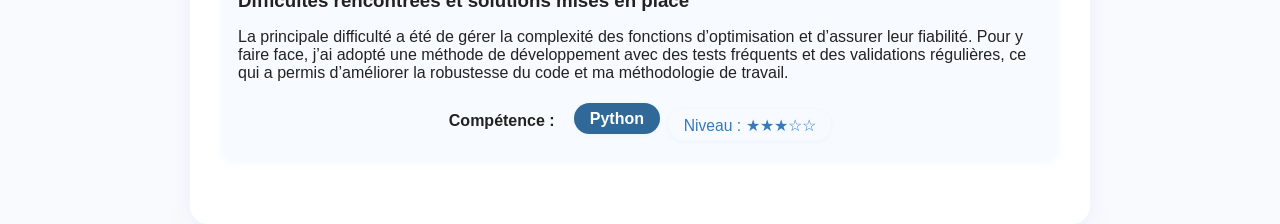
<file: competence-realiser.html>
<!DOCTYPE html>
<html lang="fr">

<head>
  <meta charset="UTF-8">
  <meta name="viewport" content="width=device-width, initial-scale=1.0">
  <title>Réaliser un développement d’application - Portfolio de Rania</title>
  <link rel="stylesheet" href="competences.css">
  <style>
    html,
    body {
      height: 100%;
      margin: 0;
      padding: 0;
    }

    body {
      background: #f9fafd;
      font-family: 'Segoe UI', Arial, sans-serif;
      color: #222;
      margin: 0;
      min-height: 100vh;
      overflow-x: hidden;
    }

    .container {
      max-width: 900px;
      margin: 3rem auto;
      background: #fff;
      border-radius: 18px;
      box-shadow: 0 4px 24px rgba(74, 144, 226, 0.10);
      padding: 2.5rem 2rem;
      min-height: 100vh;
      box-sizing: border-box;
    }

    h1 {
      color: #357ABD;
      font-size: 2em;
      margin-top: 0;
    }

    .back-link {
      color: #4A90E2;
      text-decoration: none;
      font-weight: 600;
      margin-bottom: 2rem;
      display: inline-block;
    }

    .back-link:hover {
      text-decoration: underline;
    }

    .projet-card {
      background: #f7fbff;
      border-radius: 12px;
      box-shadow: 0 2px 8px rgba(74, 144, 226, 0.07);
      padding: 1.2rem 1rem;
      margin-bottom: 1.5rem;
    }

    .projet-card h2 {
      margin-top: 0;
      color: #357ABD;
      font-size: 1.2em;
    }

    .projet-card ul {
      margin: 0.5em 0 0 1.2em;
    }

    .projet-tags-inline {
      display: flex;
      flex-wrap: wrap;
      gap: 0.5em;
      margin-top: 1.2em;
      align-items: center;
      justify-content: center;
    }

    hr {
      border: none;
      border-top: 2px solid #e3eaf3;
      margin: 2.5em 0;
    }

    .projet-flex {
      display: flex;
      justify-content: space-between;
      align-items: flex-start;
      gap: 2rem;
    }

    .projet-info {
      flex: 2;
    }

    .projet-tags {
      flex: 1;
      display: flex;
      flex-direction: column;
      align-items: flex-end;
      gap: 0.7em;
      min-width: 120px;
    }

    .tag {
      display: inline-block;
      background: #eaf3fa;
      color: #357ABD;
      border-radius: 16px;
      padding: 0.4em 1em;
      font-size: 1em;
      font-weight: 600;
      margin-bottom: 0.3em;
      box-shadow: 0 1px 4px rgba(74, 144, 226, 0.07);
    }

    .tag-php {
      background: #777bb3;
      color: #fff;
    }

    .tag-js {
      background: #ffe082;
      color: #222;
    }

    .tag-html {
      background: #e44d26;
      color: #fff;
    }

    .tag-css {
      background: #2965f1;
      color: #fff;
    }

    .tag-python {
      background: #306998;
      color: #fff;
    }

    .niveau {
      display: inline-block;
      background: #f7fbff;
      color: #357ABD;
      border-radius: 16px;
      padding: 0.4em 1em;
      font-size: 0.98em;
      font-weight: 500;
      margin-top: 0.5em;
      box-shadow: 0 1px 4px rgba(74, 144, 226, 0.07);
    }

    @media (max-width: 700px) {
      .projet-flex {
        flex-direction: column;
        align-items: stretch;
      }

      .projet-tags {
        align-items: flex-start;
        margin-top: 1em;
      }
    }
  </style>
</head>

<body>
  <div class="container">
    <a href="index.html#competences" class="back-link">← Retour aux compétences</a>
    <!-- Exemple de projet à dupliquer/modifier -->
    <div class="projet-card projet-flex">
      <div class="projet-info">
        <h2>Développement d’une application web de gestion de collection de jeux de société</h2>
        <ul>
          <li><b>Projet :</b> Ce projet, réalisé en groupe de six, avait pour objectif de transformer un fichier Excel
            désorganisé contenant près de 17 000 jeux de société en une application web fonctionnelle permettant de
            consulter, rechercher et gérer cet inventaire via une base de données relationnelle.</li>
          <li><b>Période :</b> Projet réalisé en 2<sup>ème</sup> année de BUT Informatique, novembre 2024.</li>
          <li><b>Lien :</b> <a href="https://github.com/AhashPARTHIPAN/SAE3.01-Developpement-d-une-application"
              target="_blank">Voir le projet sur GitHub</a></li>
        </ul>
        <h3 style="margin-bottom:0.3em;">Ce que j’ai fait</h3>
        <p>Je me suis concentrée sur la partie développement, à la fois front-end et back-end. J’ai conçu et développé
          des pages dynamiques en PHP pour afficher les jeux, gérer les filtres de recherche et permettre les
          modifications côté utilisateur. J’ai également implémenté la logique de requêtes SQL pour interagir avec la
          base de données, en veillant à optimiser les performances et à sécuriser les entrées. J’ai travaillé sur la
          mise en place de la pagination, la gestion des droits d’accès selon les rôles utilisateurs, ainsi que sur des
          fonctionnalités spécifiques comme l’ajout ou la modification d’un jeu dans l’inventaire.</p>
        <h3 style="margin-bottom:0.3em;">Ce que j’ai appris</h3>
        <p>Ce projet m’a permis de renforcer mes compétences en développement web, notamment dans la manière de
          structurer un projet en respectant le modèle MVC. J’ai appris concrètement comment séparer les responsabilités
          entre le modèle (la base de données et sa logique d’accès), la vue (l’affichage des données à l’utilisateur)
          et le contrôleur (le traitement des actions et la communication entre le modèle et la vue). Cela m’a permis de
          développer un code plus propre, plus maintenable et évolutif. J’ai également gagné en autonomie dans la
          gestion d’un projet web, en précision dans le débogage, et en efficacité dans l’écriture de requêtes SQL
          complexes.</p>
        <h3 style="margin-bottom:0.3em;">Difficultés rencontrées et solutions mises en place</h3>
        <p>L’une des principales difficultés a été l’intégration entre le front-end et le back-end, notamment pour le
          traitement des formulaires et l’affichage dynamique des résultats. Pour y faire face, j’ai mis en place des
          tests manuels réguliers, ajouté des messages d’erreur explicites côté serveur, et retravaillé le traitement
          des données pour assurer leur cohérence tout au long du cycle de vie de l’application. J’ai également amélioré
          l’organisation du code en respectant le découpage MVC, ce qui a facilité la maintenance collective du projet.
        </p>
        <div class="projet-tags-inline">
          <span style="font-weight:600;margin-right:0.7em;">Compétence :</span>
          <span class="tag tag-php">PHP</span>
          <span class="tag tag-js">JavaScript</span>
          <span class="tag tag-html">HTML</span>
          <span class="tag tag-css">CSS</span>
          <span class="niveau">Niveau : ★★★★☆</span>
        </div>
      </div>
    </div>
    <hr style="border:none;border-top:2px solid #e3eaf3;margin:2.5em 0;">

    <div class="projet-card projet-flex">
      <div class="projet-info">
        <h2>Surpriz’Me application mobile de recommandation</h2>
        <ul>
          <li><b>Projet :</b> Application mobile qui recommande des contenus personnalisés (films, jeux de société,
            activités) pour aider l’utilisateur à trouver quoi faire quand il s’ennuie. Tout fonctionne en local,
            sans compte et sans connexion internet.</li>
          <li><b>Période :</b> Semestre 5 (3<sup>ème</sup> année de BUT Informatique), durée : 6 mois, projet en groupe
            de 5.</li>
          <li><b>Lien :</b> <a href="https://github.com/GnanapragasamRoyston/SAE5-6" target="_blank">Voir le projet sur
              GitHub</a></li>
        </ul>
        <h3 style="margin-bottom:0.3em;">Ce que j’ai fait</h3>
        <p>J’ai participé à la conception et au développement de l’application mobile (Flutter / Dart), de la définition
          des fonctionnalités jusqu’à l’implémentation de la recommandation. L’utilisateur complète un profil (temps
          disponible, préférences, solo/groupe, goûts…), puis l’application propose un Top 3, des suggestions
          complémentaires et un bouton « Surpriz’Me » (recommandation aléatoire) pour sortir des habitudes.
          <br><br>
          Nous avons mis en place 3 logiques de recommandation (une par catégorie : activités, films, jeux) et
          des
          mécanismes de personnalisation progressive à partir des interactions (likes / dislikes), tout en gardant un
          fonctionnement hors connexion avec stockage local.
        </p>
        <h3 style="margin-bottom:0.3em;">Ce que j’ai appris</h3>
        <p>Ce projet m’a permis d’aller au-delà du simple “ça marche”. J’ai appris à transformer des préférences
          humaines en données exploitables, à comparer des approches de recommandation et à mesurer l’impact des choix
          techniques sur l’expérience.
          <br><br>
          J’ai aussi découvert des contraintes propres au mobile : fluidité de l’interface, temps de réponse, mémoire et
          consommation de ressources, surtout dans une application qui fonctionne en local.
        </p>
        <h3 style="margin-bottom:0.3em;">Difficultés rencontrées et solutions mises en place</h3>
        <p>La difficulté principale a été de gérer 3 algorithmes de recommandation différents tout en gardant une
          expérience utilisateur cohérente. Comme nous n’avions pas tous les mêmes goûts, il fallait trouver un juste
          équilibre dans les critères et dans l’interface (formulaire de profil, affichage du Top 3, suggestions,
          bouton « Surpriz’Me ») pour que l’app reste agréable et “logique” pour n’importe quel utilisateur.
          <br><br>
          Pour résoudre ces difficultés, nous avons amélioré la communication entre les membres du groupe, défini plus
          clairement le fonctionnement des différentes recommandations et réalisé plusieurs tests avec différents
          profils utilisateurs afin d’ajuster progressivement les résultats et améliorer l’expérience proposée dans
          l’application.
        </p>
        <div class="projet-tags-inline">
          <span style="font-weight:600;margin-right:0.7em;">Compétence :</span>
          <span class="tag" style="background:#eaf3fa;color:#357ABD;">Mobile</span>
          <span class="tag" style="background:#eaf3fa;color:#357ABD;">Flutter / Dart</span>
          <span class="tag" style="background:#ffe082;color:#222;">Recommandation</span>
          <span class="tag" style="background:#bbdefb;color:#0d47a1;">Local</span>
          <span class="tag" style="background:#c8e6c9;color:#256029;">Travail en équipe</span>
          <span class="niveau">Niveau : ★★★★☆</span>
        </div>
      </div>
    </div>

    <hr style="border:none;border-top:2px solid #e3eaf3;margin:2.5em 0;">

    <div class="projet-card projet-flex">
      <div class="projet-info">
        <h2>SAÉ S6, développement d’une application de génération de diagrammes de Voronoï</h2>
        <ul>
          <li><b>Projet :</b> SAÉ du semestre 6 : réalisation d’une interface permettant de générer et visualiser un
            diagramme de Voronoï à partir d’un fichier contenant une liste de points. L’utilisateur importe le fichier
            de coordonnées et l’interface affiche automatiquement le diagramme correspondant.</li>
          <li><b>Période :</b> Semestre 6, durée : ~1 mois, projet en groupe de 6.</li>
          <li><b>Lien :</b> <a href="https://github.com/A-Sajith/A-Sajith-SAE_Veronoi_Equipe_i.git" target="_blank"
              rel="noopener noreferrer">GitHub (SAÉ Voronoï)</a></li>
        </ul>
        <h3 style="margin-bottom:0.3em;">Ce que j’ai fait</h3>
        <p>Nous avons créé une interface graphique en Python avec Pygame (bibliothque python) pour afficher le resultat
          du
          diagramme. J’ai participé au chargement des données (coordonnées), à leur stockage et à la transformation des
          points en “germes” (position + représentation graphique).
          <br><br>
          Pour générer le diagramme, nous avons utilisé une méthode basée sur le calcul de distance : pour chaque
          pixel de l’écran, on calcule la distance avec tous les points présents, puis on attribue la couleur du point
          le plus proche.
          <br><br>
          Les points sont stockés dans un fichier JSON pour faciliter les modifications, et nous avons ajouté
          une fonctionnalité d’export en image PNG pour améliorer la visualisation.
          <br><br>

        </p>
        <h3 style="margin-bottom:0.3em;">Ce que j’ai appris</h3>
        <p>Cette SAÉ m’a appris à partir d’un sujet mathématique/théorique pour aller vers une visualisation concrète.
          J’ai aussi appris à manipuler des données externes (fichier JSON) et à construire une interface simple mais
          fonctionnelle.
          <br><br>
          Nous avons également comparé nos implémentations avec des solutions proposées par des IA (logique de
          calcul, pistes d’optimisation), ce qui m’a permis de mieux comprendre les choix techniques derrière chaque
          approche.
        </p>
        <h3 style="margin-bottom:0.3em;">Difficultés rencontrées et solutions mises en place</h3>
        <p>L’une des principales difficultés a été la partie algorithmique : il fallait comprendre les concepts
          mathématiques derrière le diagramme et avancer progressivement. Une autre limite importante était la
          performance : le calcul “pixel par pixel” rendait l’exécution assez lente.
          <br><br>
          Nous avons testé régulièrement sur différents jeux de points, ajusté au fur et à mesure, et utilisé la
          comparaison avec des IA pour explorer d’autres manières de résoudre le problème quand nécessaire.
        </p>
        <div class="projet-tags-inline">
          <span style="font-weight:600;margin-right:0.7em;">Compétence :</span>
          <span class="tag" style="background:#306998;color:#fff;">Python</span>
          <span class="tag" style="background:#2e7d32;color:#fff;">Pygame</span>
          <span class="tag" style="background:#b2dfdb;color:#004d40;">JSON</span>
          <span class="tag" style="background:#ffe082;color:#222;">Calcul de distance</span>
          <span class="tag" style="background:#e44d26;color:#fff;">Export PNG</span>
          <span class="tag" style="background:#f8bbd0;color:#880e4f;">IA</span>
          <span class="niveau">Niveau : ★★★★☆</span>
        </div>
      </div>
    </div>

    <hr style="border:none;border-top:2px solid #e3eaf3;margin:2.5em 0;">
    <div class="projet-card projet-flex">
      <div class="projet-info">
        <h2>Calcul de trajets en Python</h2>
        <ul>
          <li><b>Projet :</b> Développement d’un programme permettant de calculer et optimiser des itinéraires entre
            plusieurs villes en binôme.</li>
          <li><b>Période :</b> Projet réalisé en 1<sup>ère</sup> année de BUT Informatique, octobre 2023.</li>
        </ul>
        <h3 style="margin-bottom:0.3em;">Ce que j’ai fait</h3>
        <p>J’ai développé des fonctions complexes en Python pour gérer le calcul des distances et l’optimisation des
          parcours, tout en assurant la gestion des entrées utilisateurs. J’ai également documenté le code de manière
          claire et réalisé des tests unitaires pour garantir la fiabilité du programme. Ce projet s’est fait en binôme,
          ce qui a impliqué une collaboration étroite et une communication régulière.</p>
        <h3 style="margin-bottom:0.3em;">Ce que j’ai appris</h3>
        <p>Cette expérience m’a permis de renforcer mes compétences en programmation Python, notamment dans la
          conception d’algorithmes complexes. J’ai amélioré ma capacité à structurer un code clair et efficace, ainsi
          qu’à documenter et tester rigoureusement mes solutions techniques. Le travail en binôme a développé mes
          aptitudes à collaborer, communiquer et organiser le travail en équipe.</p>
        <h3 style="margin-bottom:0.3em;">Difficultés rencontrées et solutions mises en place</h3>
        <p>La principale difficulté a été de gérer la complexité des fonctions d’optimisation et d’assurer leur
          fiabilité. Pour y faire face, j’ai adopté une méthode de développement avec des tests fréquents et des
          validations régulières, ce qui a permis d’améliorer la robustesse du code et ma méthodologie de travail.</p>
        <div class="projet-tags-inline">
          <span style="font-weight:600;margin-right:0.7em;">Compétence :</span>
          <span class="tag tag-python">Python</span>
          <span class="niveau">Niveau : ★★★☆☆</span>
        </div>
      </div>
    </div>
  </div>
</body>

</html>
</file>
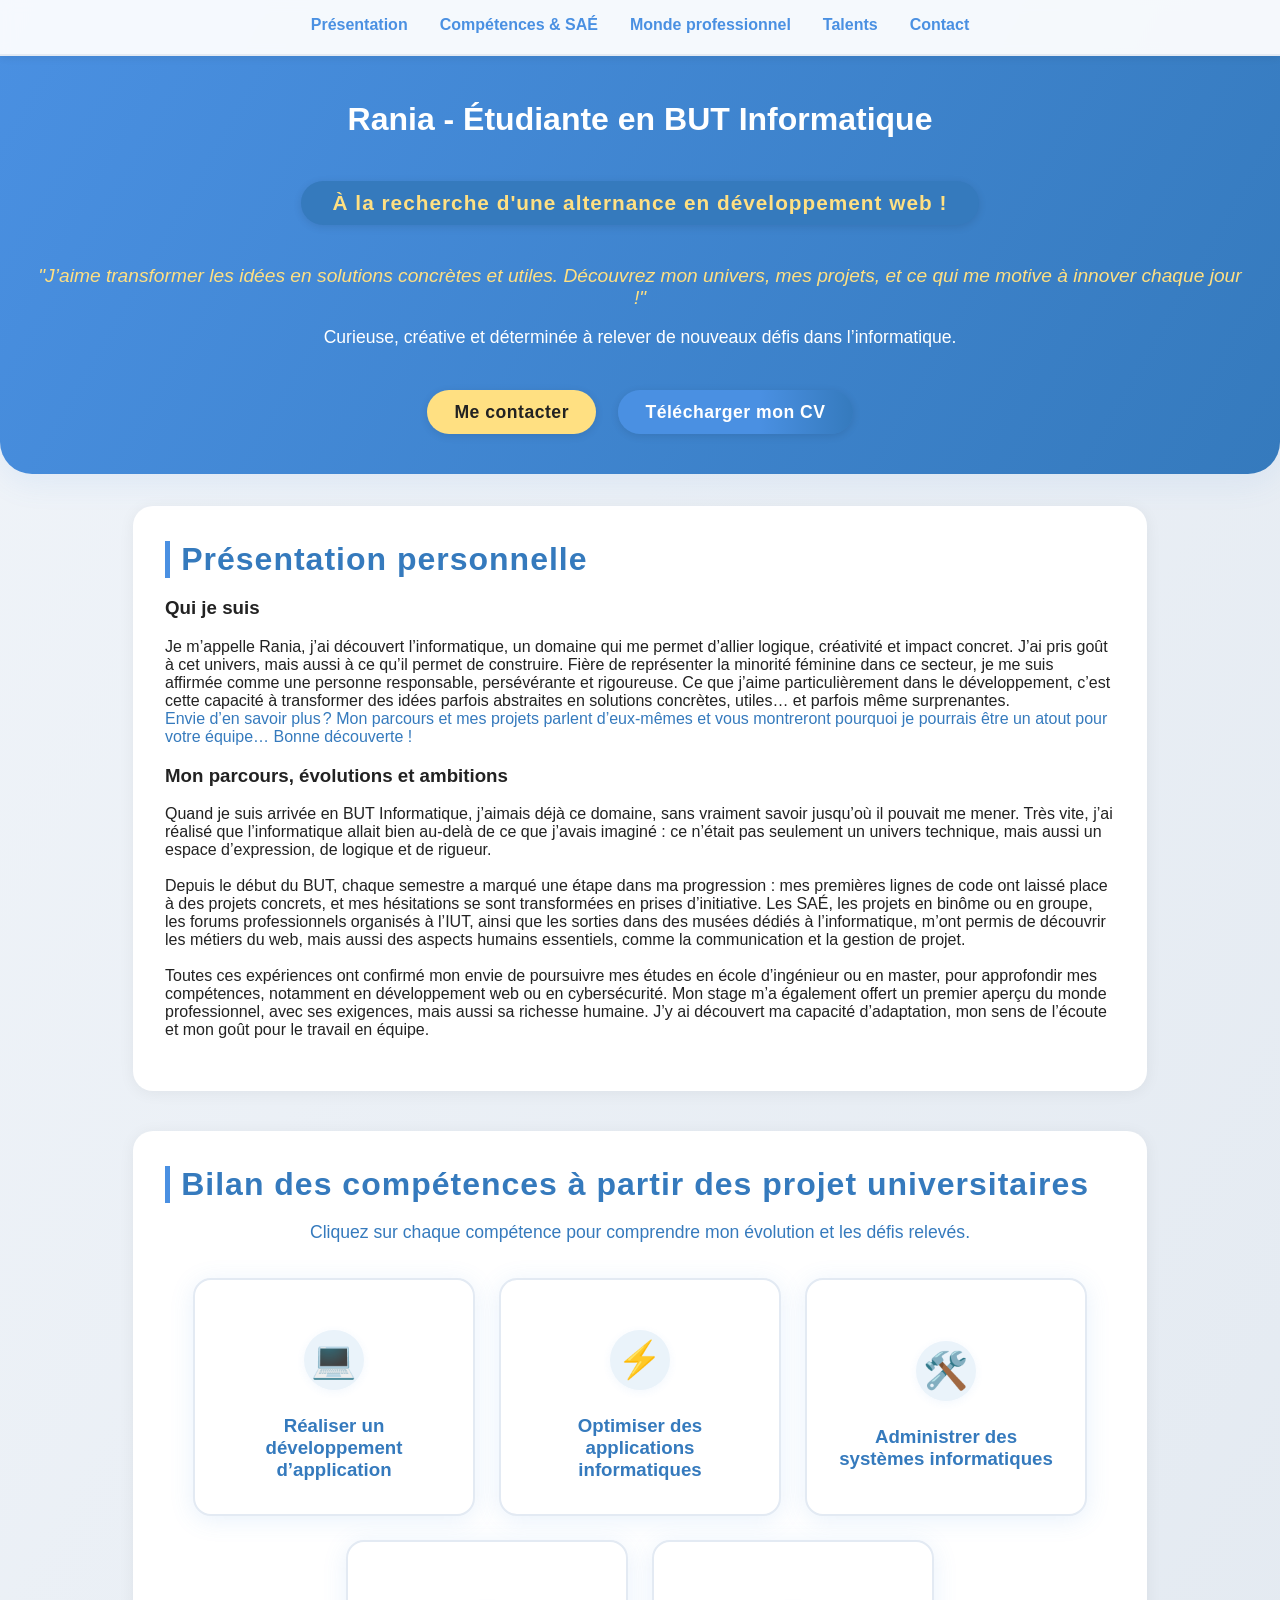
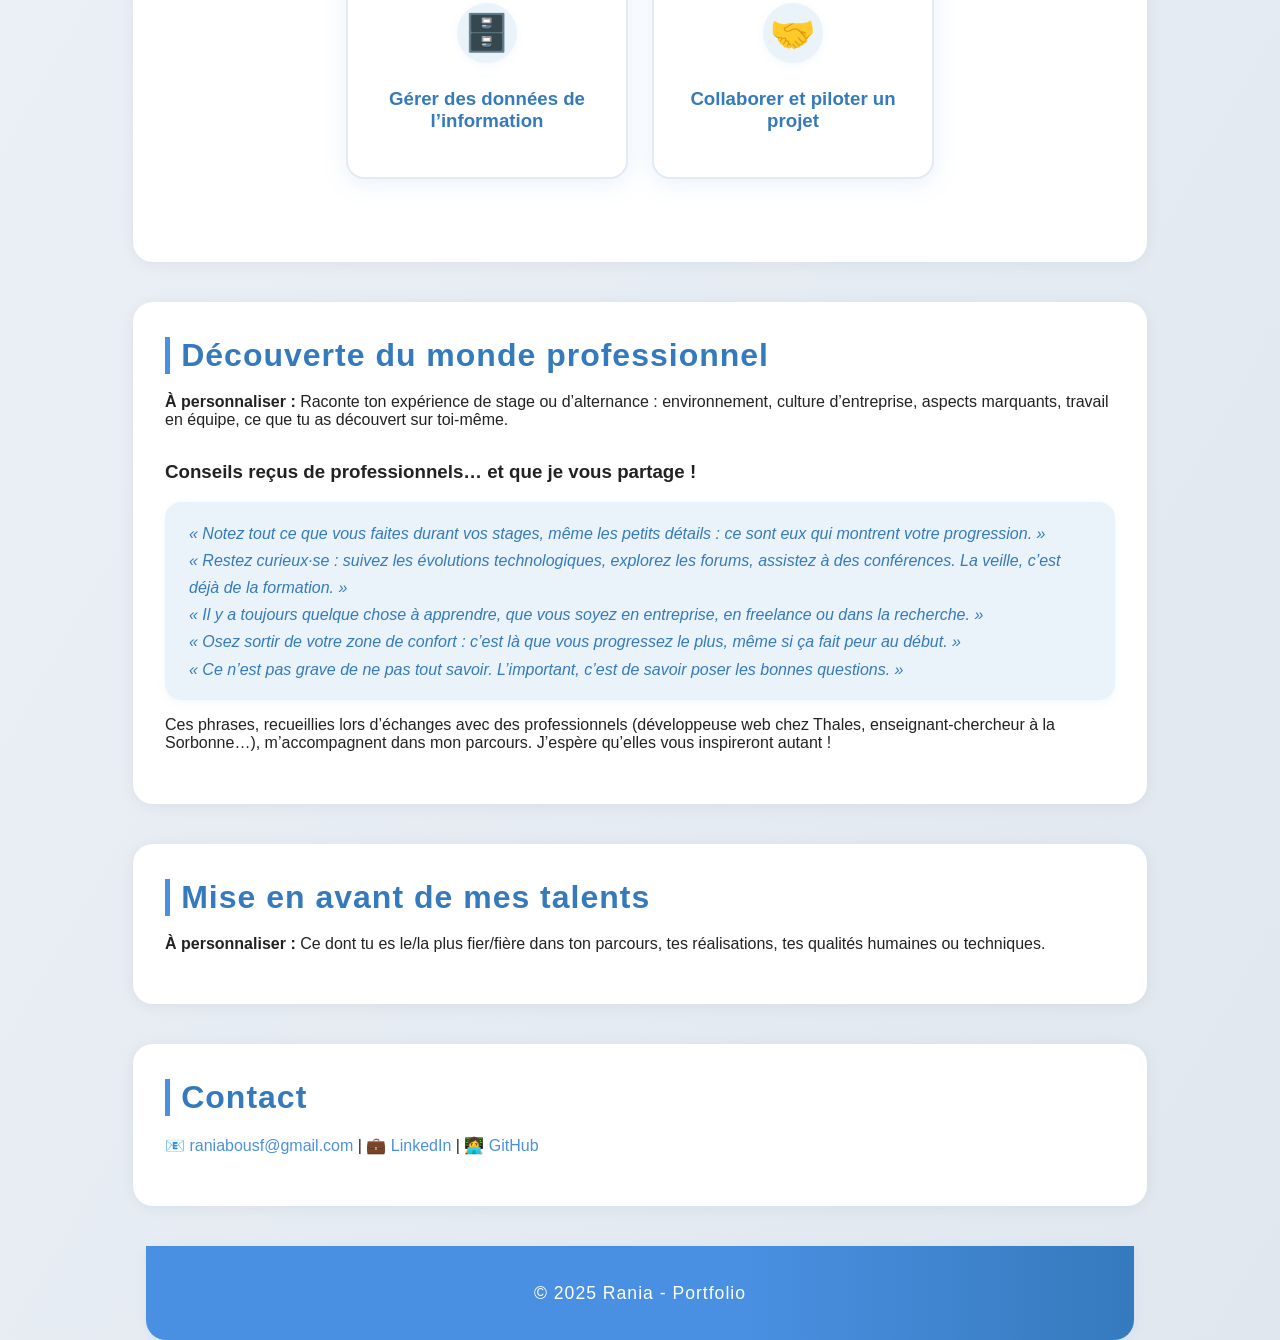
<file: portfolio.html>
<!DOCTYPE html>
<html lang="fr">
<head>
  <meta charset="UTF-8">
  <meta name="viewport" content="width=device-width, initial-scale=1.0">
  <title>Portfolio de Rania</title>
  <style>
    body {
      margin: 0;
      font-family: 'Segoe UI', Arial, sans-serif;
      background: linear-gradient(120deg, #f0f4f9 0%, #e0e7ef 100%);
      color: #222;
      min-height: 100vh;
    }
    nav {
      position: fixed;
      top: 0; left: 0; right: 0;
      background: rgba(255,255,255,0.95);
      box-shadow: 0 2px 8px rgba(0,0,0,0.07);
      z-index: 10;
      display: flex;
      justify-content: center;
      gap: 2rem;
      padding: 1rem 0;
      backdrop-filter: blur(6px);
      border-bottom: 2px solid #e3eaf3;
      animation: fadeInDown 1s;
    }
    @keyframes fadeInDown {
      from { transform: translateY(-40px); opacity: 0; }
      to { transform: translateY(0); opacity: 1; }
    }
    nav a {
      color: #4A90E2;
      font-weight: 600;
      text-decoration: none;
      transition: color 0.2s, border-bottom 0.2s;
      padding-bottom: 2px;
      border-bottom: 2px solid transparent;
    }
    nav a:hover {
      color: #222;
      border-bottom: 2px solid #357ABD;
    }
    header {
      background: linear-gradient(120deg, #4A90E2 0%, #357ABD 100%);
      color: white;
      padding: 5rem 2rem 2.5rem 2rem;
      text-align: center;
      margin-bottom: 2rem;
      position: relative;
      border-radius: 0 0 32px 32px;
      box-shadow: 0 8px 32px rgba(74,144,226,0.10);
      animation: fadeIn 1.2s;
    }
    @keyframes fadeIn {
      from { opacity: 0; }
      to { opacity: 1; }
    }
    .profile-pic {
      width: 130px;
      height: 130px;
      object-fit: cover;
      border-radius: 50%;
      border: 5px solid #fff;
      box-shadow: 0 4px 24px rgba(0,0,0,0.10);
      margin-bottom: 1rem;
      background: #eee;
      transition: transform 0.3s;
    }
    .profile-pic:hover {
      transform: scale(1.07) rotate(-3deg);
    }
    .cv-btn {
      display: inline-block;
      margin-top: 1rem;
      padding: 0.7rem 1.7rem;
      background: linear-gradient(90deg, #4A90E2 60%, #357ABD 100%);
      color: #fff;
      border-radius: 25px;
      font-weight: 600;
      border: none;
      box-shadow: 0 2px 8px rgba(0,0,0,0.10);
      cursor: pointer;
      transition: background 0.2s, color 0.2s, transform 0.2s;
      text-decoration: none;
      font-size: 1.1em;
      letter-spacing: 0.5px;
    }
    .cv-btn:hover {
      background: linear-gradient(90deg, #357ABD 60%, #4A90E2 100%);
      color: #fff;
      transform: scale(1.05);
    }
    section {
      padding: 2.2rem 2rem;
      max-width: 950px;
      margin: auto;
      background: #fff;
      border-radius: 20px;
      box-shadow: 0 2px 16px rgba(0,0,0,0.06);
      margin-bottom: 2.5rem;
      animation: fadeIn 1.2s;
    }
    h2 {
      color: #357ABD;
      margin-top: 0;
      letter-spacing: 1px;
      font-size: 2em;
      border-left: 5px solid #4A90E2;
      padding-left: 0.7rem;
      margin-bottom: 1.2rem;
    }
    .skills, .projects {
      display: grid;
      grid-template-columns: repeat(auto-fit, minmax(220px, 1fr));
      gap: 1.2rem;
    }
    .card {
      background: linear-gradient(120deg, #f7fbff 60%, #eaf3fa 100%);
      padding: 1.4rem 1.1rem;
      border-radius: 16px;
      box-shadow: 0 2px 12px rgba(74,144,226,0.09);
      transition: transform 0.22s, box-shadow 0.22s;
      border: 1px solid #e3eaf3;
      position: relative;
      overflow: hidden;
    }
    .card:hover {
      transform: translateY(-8px) scale(1.04) rotate(-1deg);
      box-shadow: 0 8px 32px rgba(74,144,226,0.18);
      background: linear-gradient(120deg, #eaf3fa 60%, #f7fbff 100%);
    }
    .card h3 {
      margin-top: 0;
      color: #4A90E2;
      font-size: 1.2em;
    }
    .card:before {
      content: '';
      position: absolute;
      top: -40px; right: -40px;
      width: 80px; height: 80px;
      background: radial-gradient(circle, #4A90E2 0%, transparent 70%);
      opacity: 0.08;
      z-index: 0;
    }
    .card > * { position: relative; z-index: 1; }
    .card ul { margin: 0; padding-left: 1.2em; }
    #interests ul {
      list-style: none;
      padding: 0;
      display: flex;
      gap: 2rem;
      flex-wrap: wrap;
      justify-content: center;
      font-size: 1.1em;
    }
    #interests li {
      background: #eaf3fa;
      border-radius: 18px;
      padding: 0.5em 1.2em;
      box-shadow: 0 1px 4px rgba(74,144,226,0.07);
      margin-bottom: 0.5em;
      display: flex;
      align-items: center;
      gap: 0.5em;
    }
    footer {
      text-align: center;
      padding: 1.2rem;
      background: linear-gradient(90deg, #4A90E2 60%, #357ABD 100%);
      color: white;
      border-radius: 0 0 20px 20px;
      margin: 2rem auto 0 auto;
      max-width: 950px;
      font-size: 1.1em;
      letter-spacing: 1px;
      box-shadow: 0 2px 12px rgba(74,144,226,0.10);
    }
    a {
      color: #4A90E2;
      text-decoration: none;
      transition: color 0.2s;
    }
    a:hover {
      color: #357ABD;
    }
    @media (max-width: 700px) {
      section { padding: 1rem; }
      .skills, .projects { grid-template-columns: 1fr; }
      nav { gap: 1rem; }
      header { padding-top: 7rem; }
    }
    @media (max-width: 500px) {
      h2 { font-size: 1.3em; }
      .profile-pic { width: 90px; height: 90px; }
    }
    .accordion-container {
      max-width: 900px;
      margin: 2rem auto;
    }
    .accordion {
      background-color: #f7fbff;
      color: #357ABD;
      cursor: pointer;
      padding: 1.2rem 1.5rem;
      width: 100%;
      border: none;
      text-align: left;
      outline: none;
      font-size: 1.15em;
      font-weight: 600;
      border-radius: 12px;
      margin-bottom: 0.5rem;
      box-shadow: 0 2px 8px rgba(74,144,226,0.07);
      transition: background 0.2s;
    }
    .accordion.active, .accordion:hover {
      background-color: #eaf3fa;
    }
    .panel {
      background: #fff;
      border-radius: 0 0 12px 12px;
      box-shadow: 0 2px 8px rgba(74,144,226,0.04);
      max-height: 0;
      overflow: hidden;
      transition: max-height 0.3s ease;
      padding: 0 1.5rem;
      margin-bottom: 1.2rem;
    }
    .panel p {
      margin: 1.2rem 0;
    }
    .competence-cards {
      display: flex;
      flex-wrap: wrap;
      gap: 1.5rem;
      justify-content: center;
      margin-bottom: 2.5rem;
    }
    .competence-card {
      display: flex;
      flex-direction: column;
      align-items: center;
      justify-content: center;
      background: linear-gradient(120deg, #f7fbff 60%, #eaf3fa 100%);
      border-radius: 18px;
      box-shadow: 0 2px 12px rgba(74,144,226,0.09);
      padding: 2rem 1.5rem 1.2rem 1.5rem;
      width: 220px;
      min-height: 180px;
      text-align: center;
      text-decoration: none;
      color: #357ABD;
      font-weight: 600;
      font-size: 1.08em;
      transition: transform 0.18s, box-shadow 0.18s, background 0.18s;
      border: 2px solid transparent;
      position: relative;
      overflow: visible;
    }
    .competence-card:hover {
      background: #eaf3fa;
      transform: translateY(-8px) scale(1.04);
      box-shadow: 0 8px 32px rgba(74,144,226,0.18);
      border: 2px solid #4A90E2;
      cursor: pointer;
    }
    .competence-desc {
      display: none;
      position: absolute;
      left: 50%;
      top: 100%;
      transform: translateX(-50%);
      background: #fff;
      color: #357ABD;
      border-radius: 12px;
      box-shadow: 0 2px 12px rgba(74,144,226,0.13);
      padding: 1em 1.2em;
      width: 260px;
      z-index: 10;
      font-size: 0.98em;
      font-weight: 400;
      margin-top: 0.7em;
      text-align: left;
    }
    .competence-card:hover .competence-desc {
      display: block;
    }
    @media (max-width: 900px) {
      .competence-desc { left: 50%; top: 110%; width: 90vw; max-width: 320px; }
    }
  </style>
  <link rel="stylesheet" href="competences.css">
</head>
<body>
    <nav>
      <a href="#presentation">Présentation</a>
      <a href="#competences">Compétences & SAÉ</a>
      <a href="#pro">Monde professionnel</a>
      <a href="#talents">Talents</a>
      <a href="#contact">Contact</a>
    </nav>
    <header>
      <h1>Rania - Étudiante en BUT Informatique</h1>
      <div style="font-size:1.3em; font-weight:600; margin:1em 0; color:#ffe082; background:#357ABD; display:inline-block; padding:0.5em 1.5em; border-radius:30px; box-shadow:0 2px 8px rgba(0,0,0,0.10); letter-spacing:1px;">À la recherche d'une alternance en développement web !</div>
      <p style="font-style: italic; font-size:1.2em; margin-bottom:0.5em; color:#ffe082;">"J’aime transformer les idées en solutions concrètes et utiles. Découvrez mon univers, mes projets, et ce qui me motive à innover chaque jour !"</p>
      <p style="font-size:1.1em; color:#fff; margin-bottom:1.5em;">Curieuse, créative et déterminée à relever de nouveaux défis dans l’informatique.</p>
      <a href="#contact" class="cv-btn" style="background:#ffe082; color:#222; margin-right:1em;">Me contacter</a>
      <a href="cv_Alternance.pdf" class="cv-btn" download>Télécharger mon CV</a>    </header>

    <section id="presentation">
      <h2>Présentation personnelle</h2>
      <h3>Qui je suis</h3>
      <p>Je m’appelle Rania, j’ai découvert l’informatique, un domaine qui me permet d’allier logique, créativité et impact concret. J’ai pris goût à cet univers, mais aussi à ce qu’il permet de construire. Fière de représenter la minorité féminine dans ce secteur, je me suis affirmée comme une personne responsable, persévérante et rigoureuse. Ce que j’aime particulièrement dans le développement, c’est cette capacité à transformer des idées parfois abstraites en solutions concrètes, utiles… et parfois même surprenantes.<br><span style="color:#357ABD;font-weight:500;">Envie d’en savoir plus ? Mon parcours et mes projets parlent d’eux-mêmes et vous montreront pourquoi je pourrais être un atout pour votre équipe… Bonne découverte !</span></p>
      <h3>Mon parcours, évolutions et ambitions</h3>
      <p>Quand je suis arrivée en BUT Informatique, j’aimais déjà ce domaine, sans vraiment savoir jusqu’où il pouvait me mener. Très vite, j’ai réalisé que l’informatique allait bien au-delà de ce que j’avais imaginé : ce n’était pas seulement un univers technique, mais aussi un espace d’expression, de logique et de rigueur.
<br><br>
Depuis le début du BUT, chaque semestre a marqué une étape dans ma progression : mes premières lignes de code ont laissé place à des projets concrets, et mes hésitations se sont transformées en prises d’initiative. Les SAÉ, les projets en binôme ou en groupe, les forums professionnels organisés à l’IUT, ainsi que les sorties dans des musées dédiés à l’informatique, m’ont permis de découvrir les métiers du web, mais aussi des aspects humains essentiels, comme la communication et la gestion de projet.
<br><br>
Toutes ces expériences ont confirmé mon envie de poursuivre mes études en école d’ingénieur ou en master, pour approfondir mes compétences, notamment en développement web ou en cybersécurité. Mon stage m’a également offert un premier aperçu du monde professionnel, avec ses exigences, mais aussi sa richesse humaine. J’y ai découvert ma capacité d’adaptation, mon sens de l’écoute et mon goût pour le travail en équipe.</p>
    </section>

    <section id="competences">
      <h2>Bilan des compétences à partir des projet universitaires</h2>
      <p style="text-align:center;font-size:1.1em;margin-bottom:2em;color:#357ABD;font-weight:500;">Cliquez sur chaque compétence pour comprendre mon évolution et les défis relevés.</p>
      <div class="competence-cards">
        <a href="competence-realiser.html" class="competence-card">
          <span class="competence-icon">💻</span>
          <span class="competence-title">Réaliser un développement d’application</span>
          <span class="competence-desc">Concevoir, développer, tester et documenter une solution applicative à partir d’un besoin utilisateur. Ici, je montre comment je transforme une idée en application concrète, du cahier des charges au produit fini.</span>
        </a>
        <a href="competence-optimiser.html" class="competence-card">
          <span class="competence-icon">⚡</span>
          <span class="competence-title">Optimiser des applications informatiques</span>
          <span class="competence-desc">Proposer et mettre en œuvre des solutions pour améliorer les performances, la qualité ou la maintenabilité d'une application. J’aime chercher comment rendre un projet plus efficace, plus rapide, et plus fiable.</span>
        </a>
        <a href="competence-administrer.html" class="competence-card">
          <span class="competence-icon">🛠️</span>
          <span class="competence-title">Administrer des systèmes informatiques</span>
          <span class="competence-desc">Installer, configurer, sécuriser et maintenir des systèmes informatiques et des réseaux. Cette compétence m’a appris à organiser, sécuriser et maintenir l’infrastructure technique qui fait tourner les applications.</span>
        </a>
        <a href="competence-gerer.html" class="competence-card">
          <span class="competence-icon">🗄️</span>
          <span class="competence-title">Gérer des données de l’information</span>
          <span class="competence-desc">Concevoir, mettre en place, interroger et exploiter des bases de données pour répondre à un besoin. J’ai appris à structurer, manipuler et valoriser les données pour en tirer le meilleur.</span>
        </a>
        <a href="competence-collaborer.html" class="competence-card">
          <span class="competence-icon">🤝</span>
          <span class="competence-title">Collaborer et piloter un projet</span>
          <span class="competence-desc">Organiser, piloter un projet et travailler efficacement en équipe. Pour moi, c’est la clé pour avancer ensemble, partager les idées, s’adapter et réussir collectivement.</span>
        </a>
      </div>
      <!-- Sections détaillées pour chaque compétence (à remplir) -->
      <div id="competence-realiser" style="margin-top:3em;"></div>
      <div id="competence-optimiser" style="margin-top:3em;"></div>
      <div id="competence-administrer" style="margin-top:3em;"></div>
      <div id="competence-gerer" style="margin-top:3em;"></div>
      <div id="competence-collaborer" style="margin-top:3em;"></div>
    </section>

    <section id="pro">
      <h2>Découverte du monde professionnel</h2>
      <p><b>À personnaliser :</b> Raconte ton expérience de stage ou d’alternance : environnement, culture d’entreprise, aspects marquants, travail en équipe, ce que tu as découvert sur toi-même.</p>
      <!-- Exemple :
      <p>Mon stage chez [Nom de l'entreprise] m'a permis de découvrir un environnement de travail stimulant, une culture d'entreprise axée sur l'innovation et la collaboration...</p>
      -->
      <div class="projet-card projet-flex" style="margin-top:2em;">
        <div class="projet-info">
          <h3>Conseils reçus de professionnels… et que je vous partage !</h3>
          <p style="font-style:italic;color:#357ABD;line-height:1.7;background:#eaf3fa;padding:1.1em 1.5em;border-radius:16px;box-shadow:0 2px 8px rgba(74,144,226,0.07);margin-bottom:1em;">
            « Notez tout ce que vous faites durant vos stages, même les petits détails : ce sont eux qui montrent votre progression. »<br>
            « Restez curieux·se : suivez les évolutions technologiques, explorez les forums, assistez à des conférences. La veille, c’est déjà de la formation. »<br>
            « Il y a toujours quelque chose à apprendre, que vous soyez en entreprise, en freelance ou dans la recherche. »<br>
            « Osez sortir de votre zone de confort : c’est là que vous progressez le plus, même si ça fait peur au début. »<br>
            « Ce n’est pas grave de ne pas tout savoir. L’important, c’est de savoir poser les bonnes questions. »
          </p>
          <p style="margin-top:1em;">
            Ces phrases, recueillies lors d’échanges avec des professionnels (développeuse web chez Thales, enseignant-chercheur à la Sorbonne…), m’accompagnent dans mon parcours. J’espère qu’elles vous inspireront autant !
          </p>
        </div>
      </div>
    </section>

    <section id="talents">
      <h2>Mise en avant de mes talents</h2>
      <p><b>À personnaliser :</b> Ce dont tu es le/la plus fier/fière dans ton parcours, tes réalisations, tes qualités humaines ou techniques.</p>
      <!-- Exemple :
      <ul>
        <li>Ma capacité à apprendre rapidement de nouvelles technologies</li>
        <li>Mon implication dans les projets d'équipe</li>
        <li>La réussite d'un projet complexe en autonomie</li>
      </ul>
      -->
    </section>

    <section id="contact">
      <h2>Contact</h2>
      <p>📧 <a href="mailto:raniabousf@gmail.com">raniabousf@gmail.com</a> | 💼 <a href="https://www.linkedin.com/in/rania-bousfiha-b05393273?utm_source=share&utm_campaign=share_via&utm_content=profile&utm_medium=ios_app">LinkedIn</a> | 👩‍💻 <a href="https://github.com/rania212">GitHub</a></p>
    </section>

    <footer>
      <p>© 2025 Rania - Portfolio</p>
    </footer>
  </body>
</html>
</file>
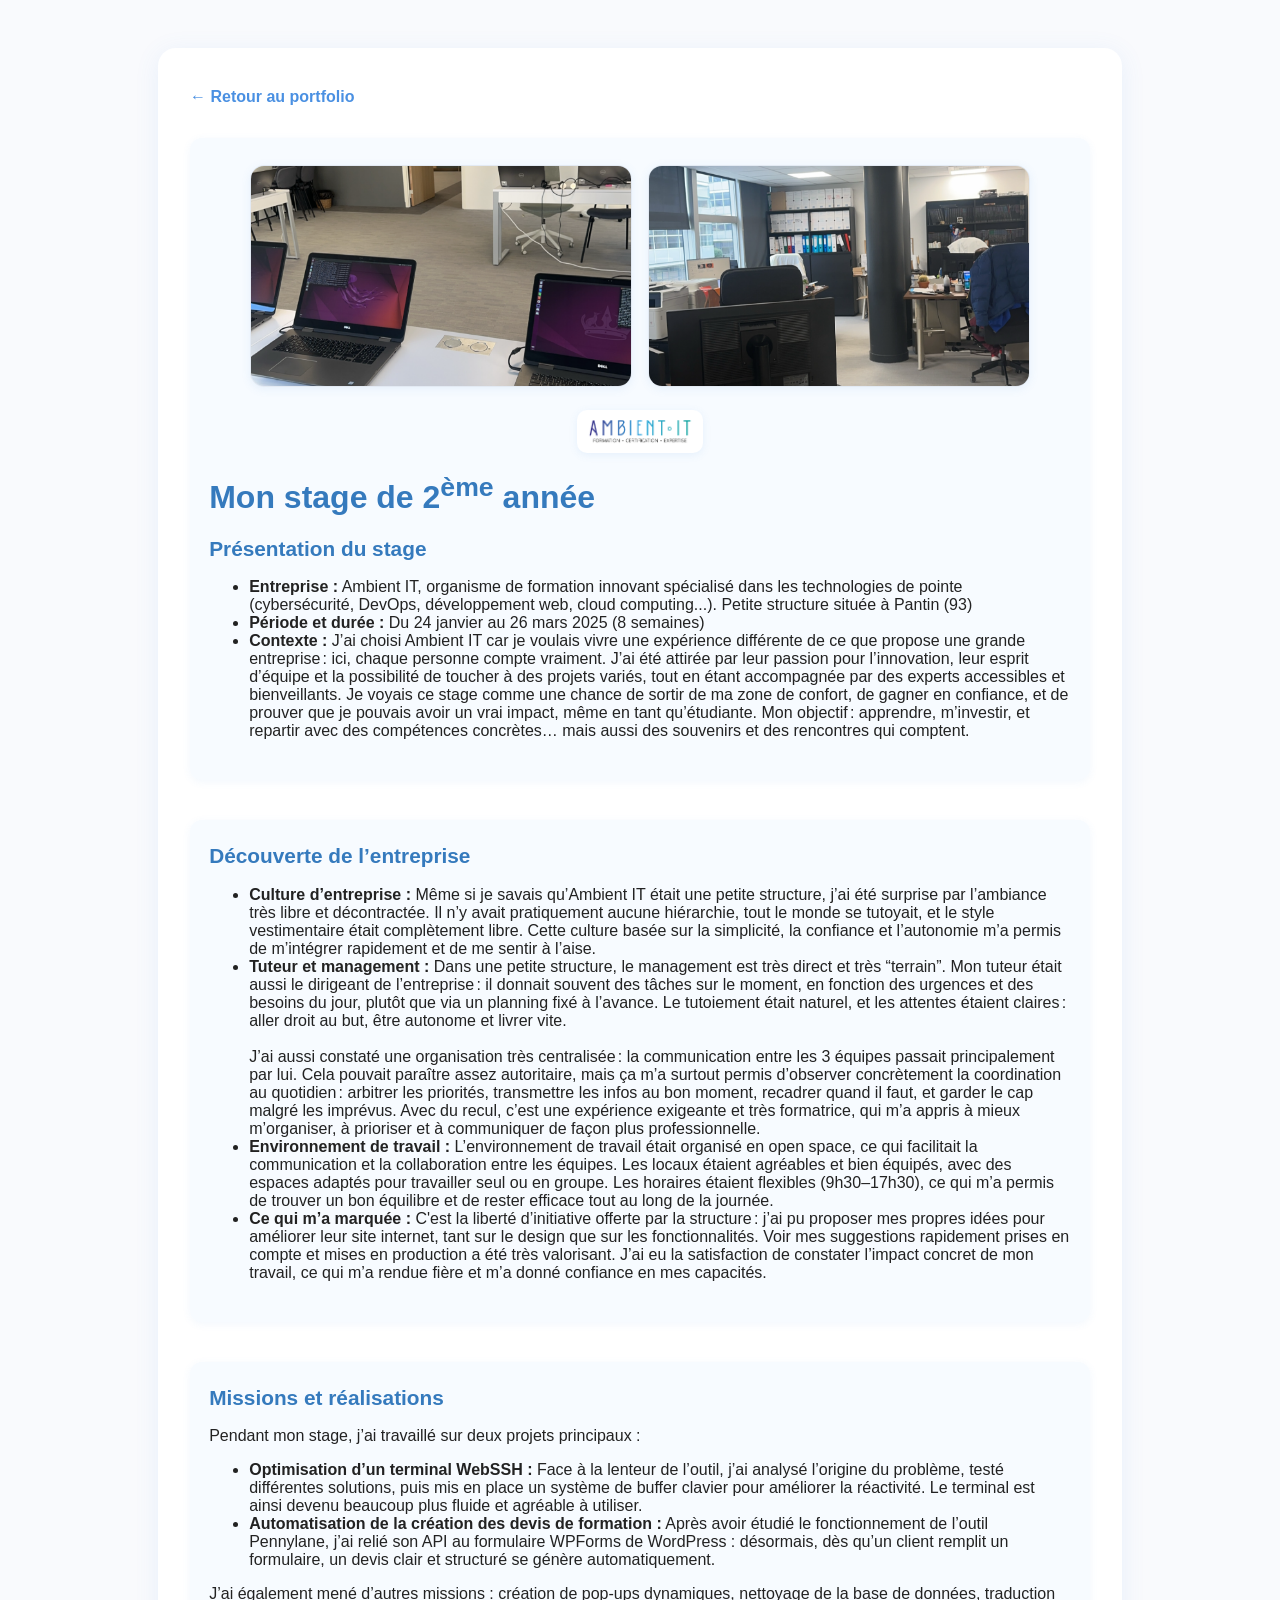
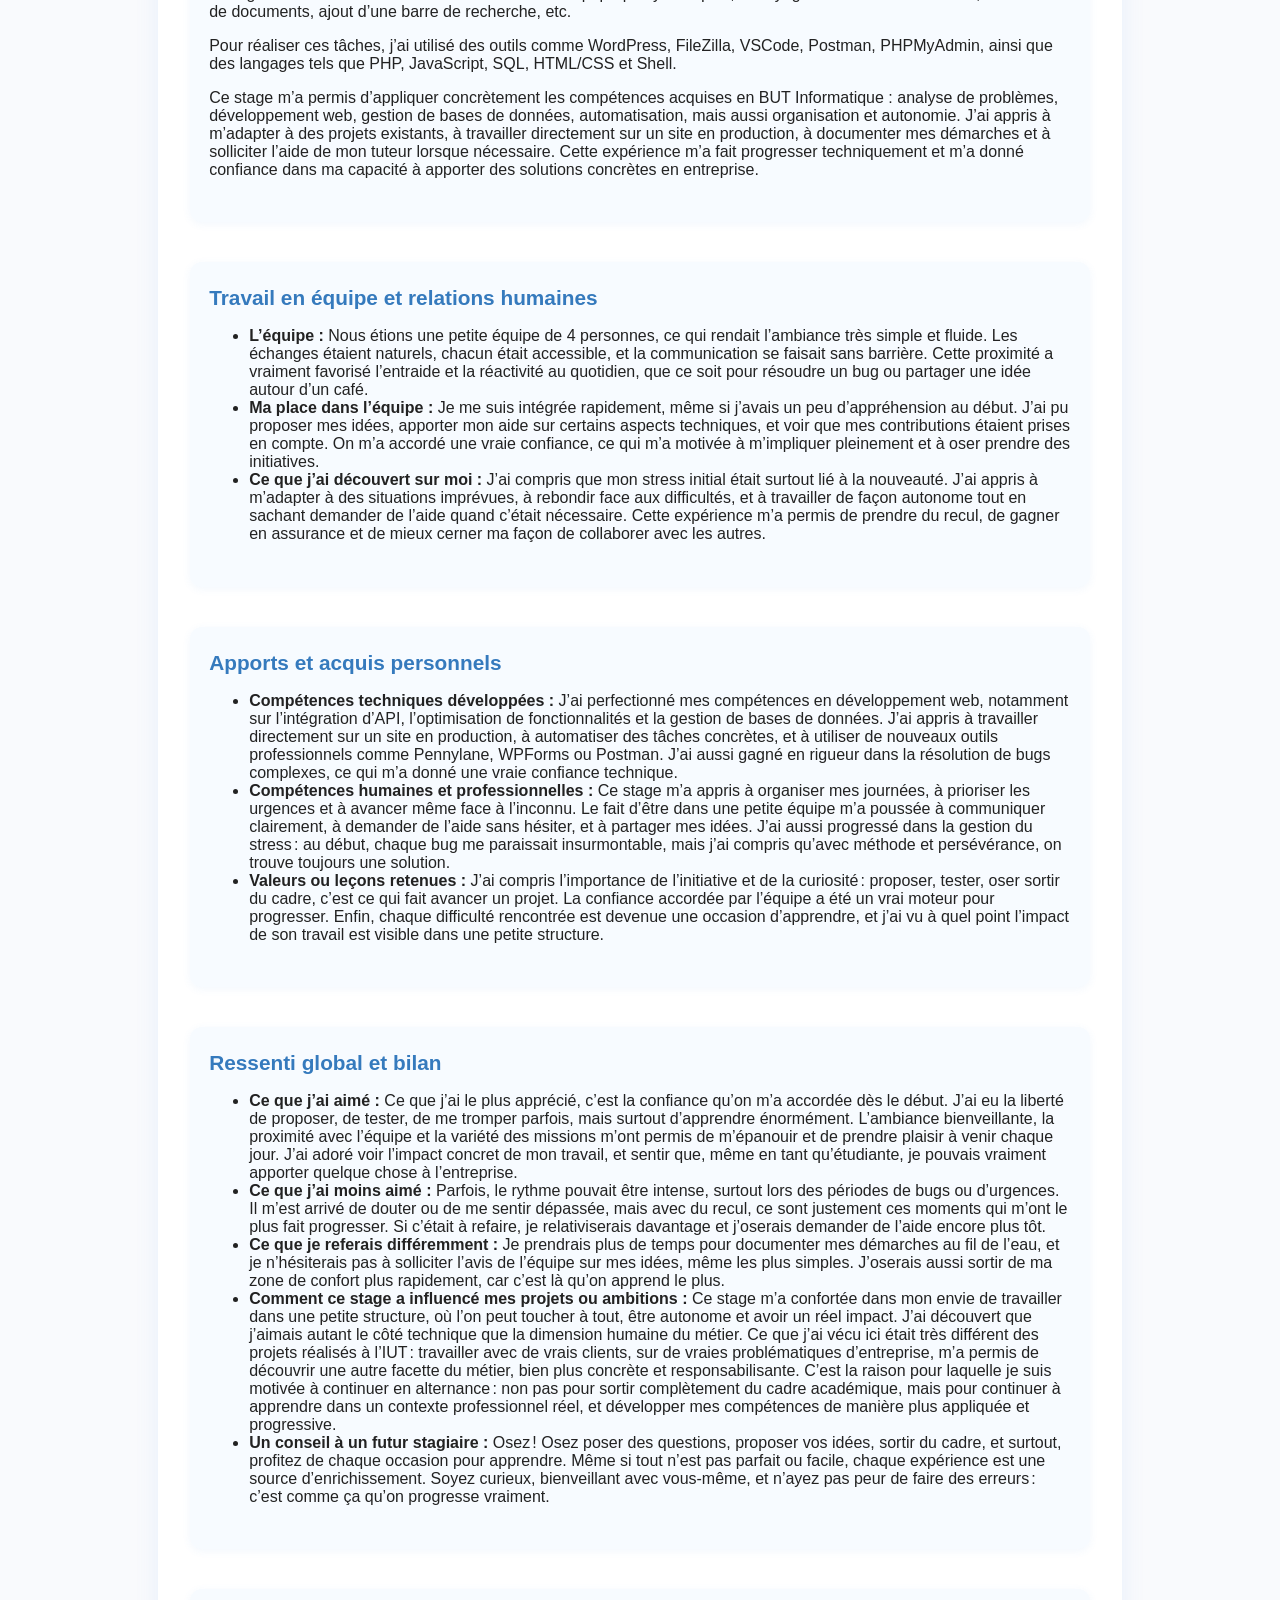
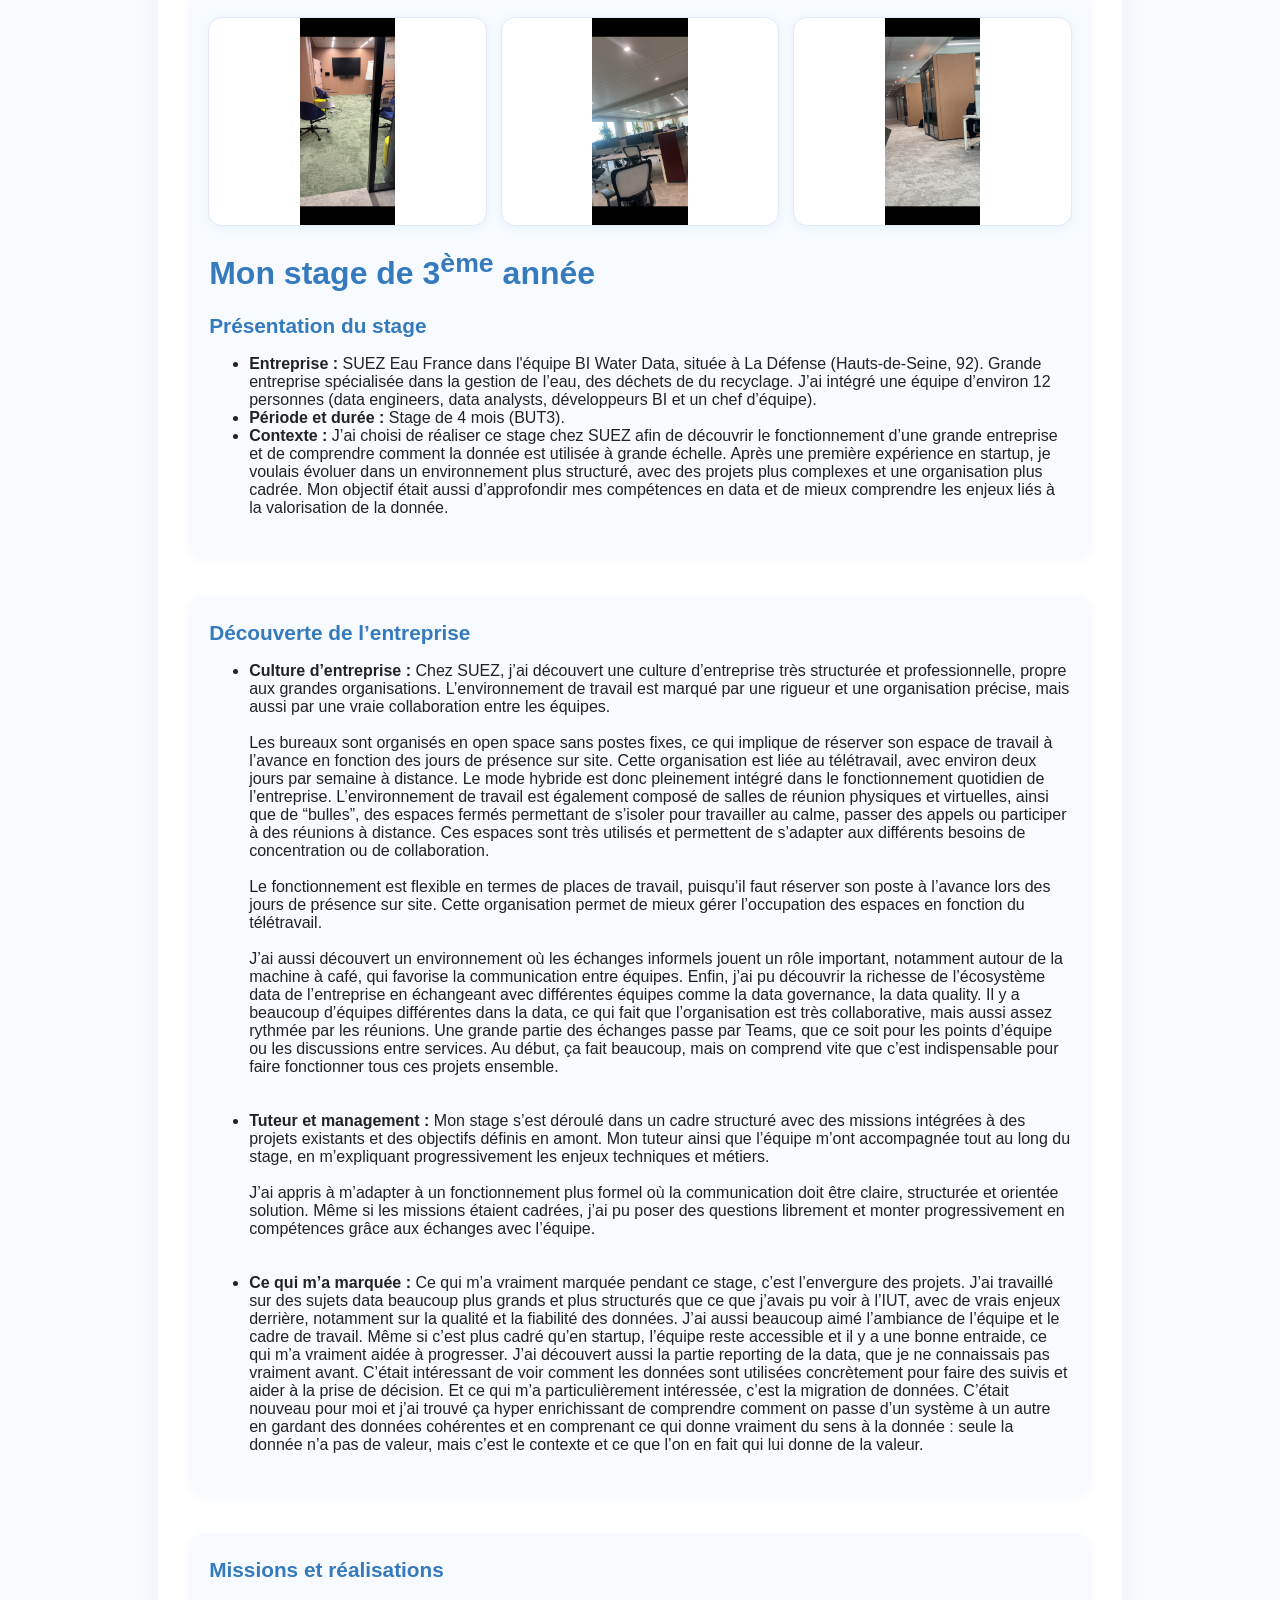
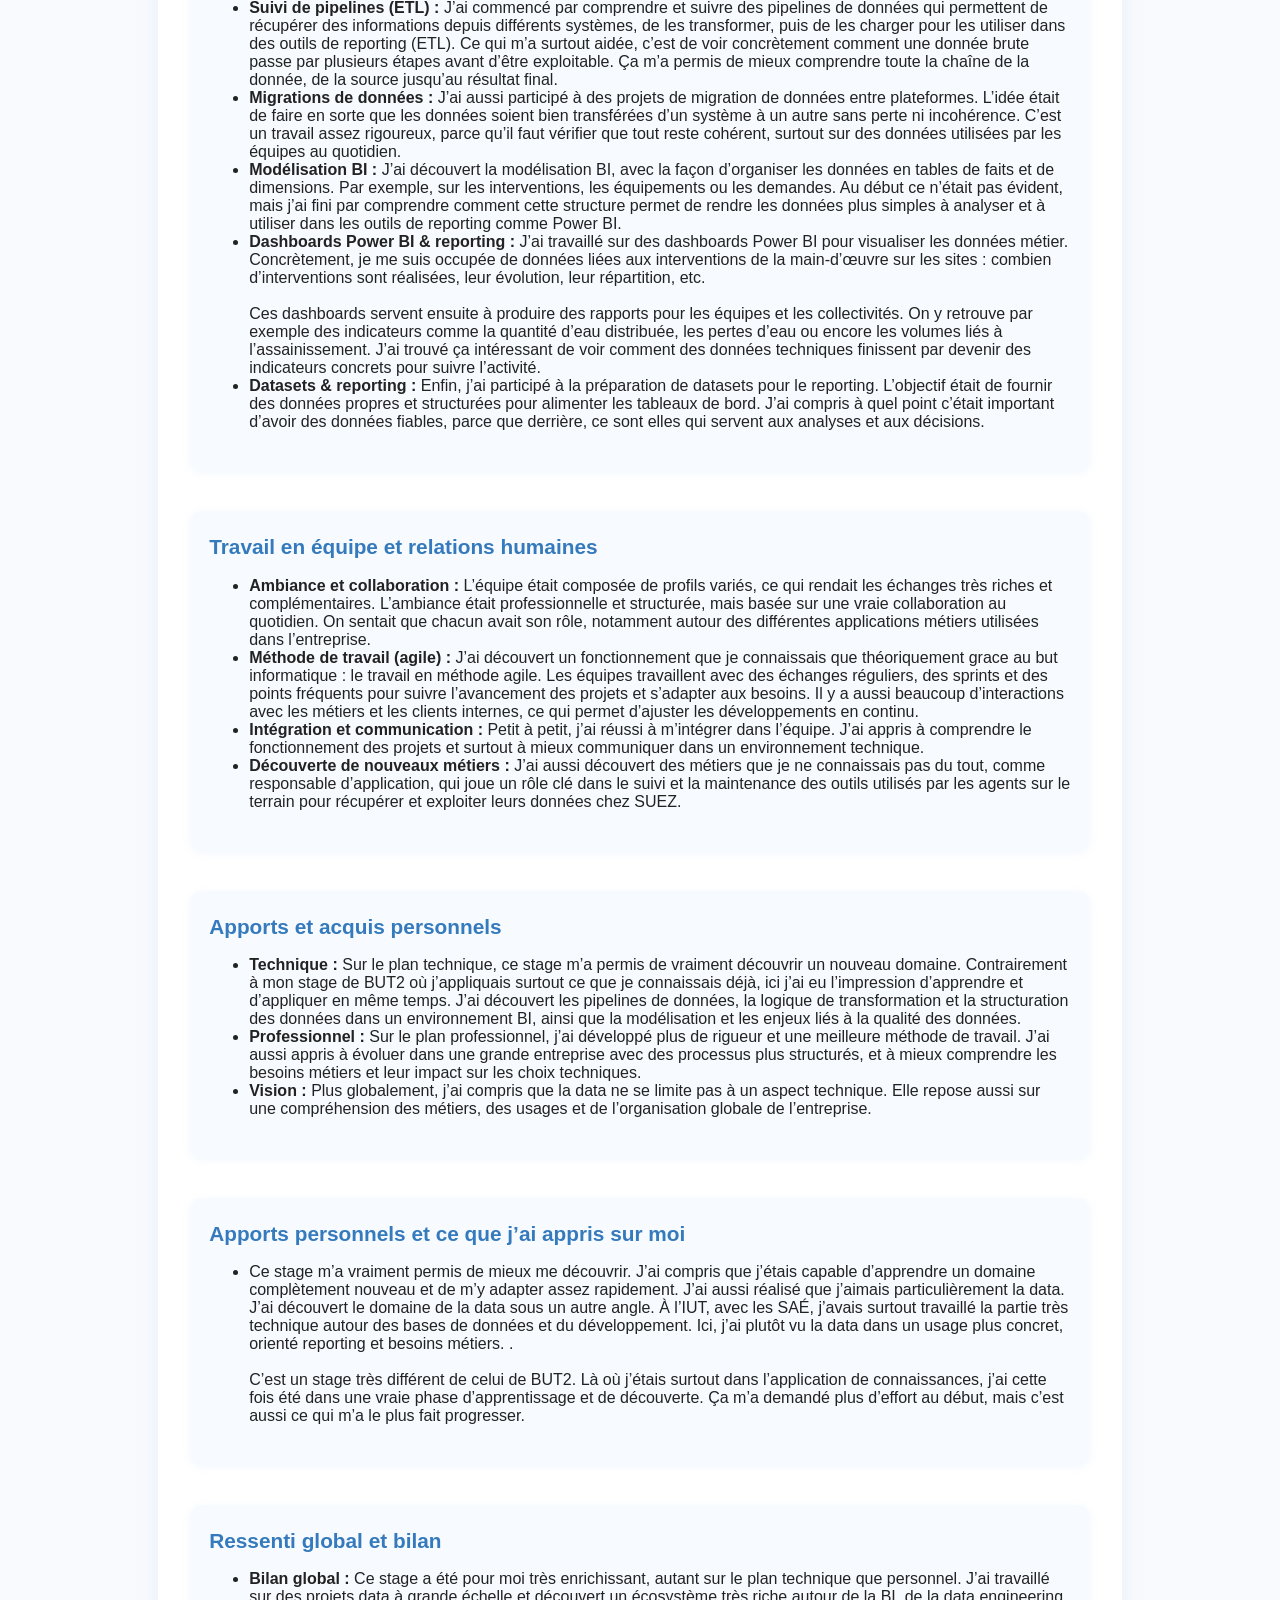
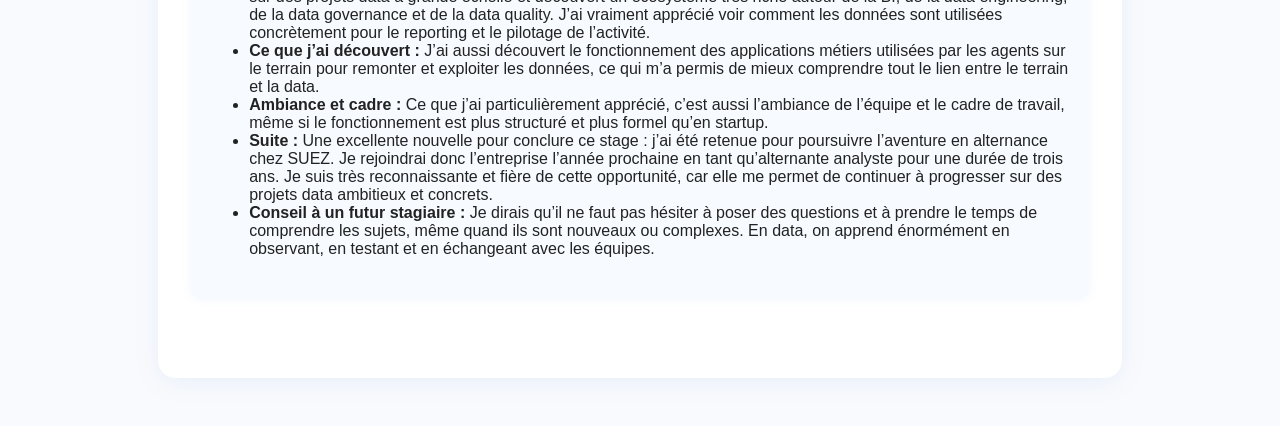
<file: stage.html>
<!DOCTYPE html>
<html lang="fr">

<head>
  <meta charset="UTF-8">
  <meta name="viewport" content="width=device-width, initial-scale=1.0">
  <title>Mes stages - Portfolio de Rania</title>
  <link rel="stylesheet" href="competences.css">
  <style>
    body {
      background: #f9fafd;
      font-family: 'Segoe UI', Arial, sans-serif;
      color: #222;
      margin: 0;
    }

    .container {
      max-width: 900px;
      margin: 3rem auto;
      background: #fff;
      border-radius: 18px;
      box-shadow: 0 4px 24px rgba(74, 144, 226, 0.10);
      padding: 2.5rem 2rem;
    }

    h1 {
      color: #357ABD;
      font-size: 2em;
      margin-top: 0;
    }

    .back-link {
      color: #4A90E2;
      text-decoration: none;
      font-weight: 600;
      margin-bottom: 2rem;
      display: inline-block;
    }

    .back-link:hover {
      text-decoration: underline;
    }

    .stage-section {
      margin-bottom: 2.5em;
    }

    .stage-info {
      background: #f7fbff;
      border-radius: 12px;
      box-shadow: 0 2px 8px rgba(74, 144, 226, 0.07);
      padding: 1.5rem 1.2rem;
    }

    .stage-info h2 {
      color: #357ABD;
      font-size: 1.3em;
      margin-top: 0;
    }

    .stage-tags {
      margin-top: 1em;
    }

    .tag {
      display: inline-block;
      background: #eaf3fa;
      color: #357ABD;
      border-radius: 16px;
      padding: 0.4em 1em;
      font-size: 1em;
      font-weight: 600;
      margin-right: 0.5em;
      margin-bottom: 0.3em;
      box-shadow: 0 1px 4px rgba(74, 144, 226, 0.07);
    }

    .stage-gallery {
      display: flex;
      gap: 1rem;
      justify-content: center;
      flex-wrap: wrap;
      margin: 0.2rem 0 1.4rem;
    }

    .stage-photo {
      width: 100%;
      border-radius: 14px;
      border: 1px solid #e3eaf3;
      box-shadow: 0 2px 10px rgba(74, 144, 226, 0.10);
      background: #fff;
    }

    .stage-gallery--but2 .stage-photo {
      flex: 1 1 320px;
      max-width: 380px;
      height: 220px;
      object-fit: cover;
    }

    .stage-gallery--but3 {
      display: grid;
      grid-template-columns: repeat(3, minmax(0, 1fr));
      gap: 1rem;
      justify-items: center;
    }

    .stage-gallery--but3 .stage-photo {
      max-width: 440px;
      aspect-ratio: 4 / 3;
      height: auto;
      object-fit: contain;
    }

    @media (max-width: 900px) {
      .stage-gallery--but3 {
        grid-template-columns: 1fr;
      }
    }

    @media (max-width: 700px) {
      .container {
        padding: 1.2rem 0.5rem;
      }
    }
  </style>
</head>

<body>
  <div class="container">
    <a href="index.html#stages" class="back-link">← Retour au portfolio</a>
    <div class="stage-section stage-info" id="stage-but2">
      <div class="stage-gallery stage-gallery--but2" aria-label="Photos du stage BUT2">
        <img src="image_stage_but2_1.png" alt="Photo du stage BUT2 (1)" class="stage-photo">
        <img src="image_stage_but2_2.png" alt="Photo du stage BUT2 (2)" class="stage-photo">
      </div>
      <div style="display:flex; justify-content:center; align-items:center; margin-bottom:1.2em;">
        <img src="logo.png" alt="Logo Ambient IT"
          style="max-width:110px; max-height:70px; background:#fff; border-radius:10px; box-shadow:0 2px 8px rgba(74,144,226,0.10); padding:8px;">
      </div>
      <h1>Mon stage de 2<sup>ème</sup> année</h1>
      <h2>Présentation du stage</h2>
      <ul>
        <li><b>Entreprise :</b> Ambient IT, organisme de formation innovant spécialisé dans les technologies de pointe
          (cybersécurité, DevOps, développement web, cloud computing...). Petite structure située à Pantin (93)</li>
        <li><b>Période et durée :</b> Du 24 janvier au 26 mars 2025 (8 semaines)</li>
        <li><b>Contexte :</b> J’ai choisi Ambient IT car je voulais vivre une expérience différente de ce que propose
          une grande entreprise : ici, chaque personne compte vraiment. J’ai été attirée par leur passion pour
          l’innovation, leur esprit d’équipe et la possibilité de toucher à des projets variés, tout en étant
          accompagnée par des experts accessibles et bienveillants. Je voyais ce stage comme une chance de sortir de ma
          zone de confort, de gagner en confiance, et de prouver que je pouvais avoir un vrai impact, même en tant
          qu’étudiante. Mon objectif : apprendre, m’investir, et repartir avec des compétences concrètes… mais aussi des
          souvenirs et des rencontres qui comptent.</li>
      </ul>
    </div>
    <div class="stage-section stage-info">
      <h2>Découverte de l’entreprise</h2>
      <ul>
        <li><b>Culture d’entreprise :</b> Même si je savais qu’Ambient IT était une petite structure, j’ai été surprise
          par l’ambiance très libre et décontractée. Il n’y avait pratiquement aucune hiérarchie, tout le monde se
          tutoyait, et le style vestimentaire était complètement libre. Cette culture basée sur la simplicité, la
          confiance et l’autonomie m’a permis de m’intégrer rapidement et de me sentir à l’aise.</li>
        <li><b>Tuteur et management :</b> Dans une petite structure, le management est très direct et très “terrain”.
          Mon
          tuteur était aussi le dirigeant de l’entreprise : il donnait souvent des tâches sur le moment, en fonction des
          urgences et des besoins du jour, plutôt que via un planning fixé à l’avance. Le tutoiement était naturel, et
          les attentes étaient claires : aller droit au but, être autonome et livrer vite.
          <br><br>
          J’ai aussi constaté une organisation très centralisée : la communication entre les 3 équipes passait
          principalement par lui. Cela pouvait paraître assez autoritaire, mais ça m’a surtout permis d’observer
          concrètement la coordination au quotidien : arbitrer les priorités, transmettre les infos au bon moment,
          recadrer quand il faut, et garder le cap malgré les imprévus. Avec du recul, c’est une expérience exigeante et
          très formatrice, qui m’a appris à mieux m’organiser, à prioriser et à communiquer de façon plus
          professionnelle.
        </li>
        <li><b>Environnement de travail :</b> L’environnement de travail était organisé en open space, ce qui facilitait
          la communication et la collaboration entre les équipes. Les locaux étaient agréables et bien équipés, avec des
          espaces adaptés pour travailler seul ou en groupe. Les horaires étaient flexibles (9h30–17h30), ce qui m’a
          permis de trouver un bon équilibre et de rester efficace tout au long de la journée.</li>
        <li><b>Ce qui m’a marquée :</b> C'est la liberté d’initiative offerte par la structure : j’ai pu proposer mes
          propres idées pour améliorer leur site internet, tant sur le design que sur les fonctionnalités. Voir mes
          suggestions rapidement prises en compte et mises en production a été très valorisant. J’ai eu la satisfaction
          de constater l’impact concret de mon travail, ce qui m’a rendue fière et m’a donné confiance en mes capacités.
        </li>
      </ul>
    </div>


    <div class="stage-section stage-info">
      <h2>Missions et réalisations</h2>
      <div style="margin-bottom:1.2em;">
        <p>Pendant mon stage, j’ai travaillé sur deux projets principaux&nbsp;:</p>
        <ul>
          <li><b>Optimisation d’un terminal WebSSH&nbsp;:</b> Face à la lenteur de l’outil, j’ai analysé l’origine du
            problème, testé différentes solutions, puis mis en place un système de buffer clavier pour améliorer la
            réactivité. Le terminal est ainsi devenu beaucoup plus fluide et agréable à utiliser.</li>
          <li><b>Automatisation de la création des devis de formation&nbsp;:</b> Après avoir étudié le fonctionnement de
            l’outil Pennylane, j’ai relié son API au formulaire WPForms de WordPress&nbsp;: désormais, dès qu’un client
            remplit un formulaire, un devis clair et structuré se génère automatiquement.</li>
        </ul>
        <p>J’ai également mené d’autres missions&nbsp;: création de pop-ups dynamiques, nettoyage de la base de données,
          traduction de documents, ajout d’une barre de recherche, etc.</p>
        <p>Pour réaliser ces tâches, j’ai utilisé des outils comme WordPress, FileZilla, VSCode, Postman, PHPMyAdmin,
          ainsi que des langages tels que PHP, JavaScript, SQL, HTML/CSS et Shell.</p>
        <p>Ce stage m’a permis d’appliquer concrètement les compétences acquises en BUT Informatique&nbsp;: analyse de
          problèmes, développement web, gestion de bases de données, automatisation, mais aussi organisation et
          autonomie. J’ai appris à m’adapter à des projets existants, à travailler directement sur un site en
          production, à documenter mes démarches et à solliciter l’aide de mon tuteur lorsque nécessaire. Cette
          expérience m’a fait progresser techniquement et m’a donné confiance dans ma capacité à apporter des solutions
          concrètes en entreprise.</p>
      </div>
    </div>
    <div class="stage-section stage-info">
      <h2>Travail en équipe et relations humaines</h2>
      <div style="margin-bottom:1.2em;">
        <ul>
          <li><b>L’équipe :</b> Nous étions une petite équipe de 4 personnes, ce qui rendait l’ambiance très simple et
            fluide. Les échanges étaient naturels, chacun était accessible, et la communication se faisait sans
            barrière. Cette proximité a vraiment favorisé l’entraide et la réactivité au quotidien, que ce soit pour
            résoudre un bug ou partager une idée autour d’un café.</li>
          <li><b>Ma place dans l’équipe :</b> Je me suis intégrée rapidement, même si j’avais un peu d’appréhension au
            début. J’ai pu proposer mes idées, apporter mon aide sur certains aspects techniques, et voir que mes
            contributions étaient prises en compte. On m’a accordé une vraie confiance, ce qui m’a motivée à m’impliquer
            pleinement et à oser prendre des initiatives.</li>
          <li><b>Ce que j’ai découvert sur moi :</b> J’ai compris que mon stress initial était surtout lié à la
            nouveauté. J’ai appris à m’adapter à des situations imprévues, à rebondir face aux difficultés, et à
            travailler de façon autonome tout en sachant demander de l’aide quand c’était nécessaire. Cette expérience
            m’a permis de prendre du recul, de gagner en assurance et de mieux cerner ma façon de collaborer avec les
            autres.</li>
        </ul>
      </div>
    </div>
    <div class="stage-section stage-info">
      <h2>Apports et acquis personnels</h2>
      <div style="margin-bottom:1.2em;">
        <ul>
          <li><b>Compétences techniques développées :</b> J’ai perfectionné mes compétences en développement web,
            notamment sur l’intégration d’API, l’optimisation de fonctionnalités et la gestion de bases de données. J’ai
            appris à travailler directement sur un site en production, à automatiser des tâches concrètes, et à utiliser
            de nouveaux outils professionnels comme Pennylane, WPForms ou Postman. J’ai aussi gagné en rigueur dans la
            résolution de bugs complexes, ce qui m’a donné une vraie confiance technique.</li>
          <li><b>Compétences humaines et professionnelles :</b> Ce stage m’a appris à organiser mes journées, à
            prioriser les urgences et à avancer même face à l’inconnu. Le fait d’être dans une petite équipe m’a poussée
            à communiquer clairement, à demander de l’aide sans hésiter, et à partager mes idées. J’ai aussi progressé
            dans la gestion du stress : au début, chaque bug me paraissait insurmontable, mais j’ai compris qu’avec
            méthode et persévérance, on trouve toujours une solution.</li>
          <li><b>Valeurs ou leçons retenues :</b> J’ai compris l’importance de l’initiative et de la curiosité :
            proposer, tester, oser sortir du cadre, c’est ce qui fait avancer un projet. La confiance accordée par
            l’équipe a été un vrai moteur pour progresser. Enfin, chaque difficulté rencontrée est devenue une occasion
            d’apprendre, et j’ai vu à quel point l’impact de son travail est visible dans une petite structure.</li>
        </ul>
      </div>
    </div>
    <div class="stage-section stage-info">
      <h2>Ressenti global et bilan</h2>
      <div style="margin-bottom:1.2em;">
        <ul>
          <li><b>Ce que j’ai aimé :</b> Ce que j’ai le plus apprécié, c’est la confiance qu’on m’a accordée dès le
            début. J’ai eu la liberté de proposer, de tester, de me tromper parfois, mais surtout d’apprendre
            énormément. L’ambiance bienveillante, la proximité avec l’équipe et la variété des missions m’ont permis de
            m’épanouir et de prendre plaisir à venir chaque jour. J’ai adoré voir l’impact concret de mon travail, et
            sentir que, même en tant qu’étudiante, je pouvais vraiment apporter quelque chose à l’entreprise.</li>
          <li><b>Ce que j’ai moins aimé :</b> Parfois, le rythme pouvait être intense, surtout lors des périodes de bugs
            ou d’urgences. Il m’est arrivé de douter ou de me sentir dépassée, mais avec du recul, ce sont justement ces
            moments qui m’ont le plus fait progresser. Si c’était à refaire, je relativiserais davantage et j’oserais
            demander de l’aide encore plus tôt.</li>
          <li><b>Ce que je referais différemment :</b> Je prendrais plus de temps pour documenter mes démarches au fil
            de l’eau, et je n’hésiterais pas à solliciter l’avis de l’équipe sur mes idées, même les plus simples.
            J’oserais aussi sortir de ma zone de confort plus rapidement, car c’est là qu’on apprend le plus.</li>
          <li><b>Comment ce stage a influencé mes projets ou ambitions :</b> Ce stage m’a confortée dans mon envie de
            travailler dans une petite structure, où l’on peut toucher à tout, être autonome et avoir un réel impact.
            J’ai découvert que j’aimais autant le côté technique que la dimension humaine du métier. Ce que j’ai vécu
            ici était très différent des projets réalisés à l’IUT : travailler avec de vrais clients, sur de vraies
            problématiques d’entreprise, m’a permis de découvrir une autre facette du métier, bien plus concrète et
            responsabilisante. C’est la raison pour laquelle je suis motivée à continuer en alternance : non pas pour
            sortir complètement du cadre académique, mais pour continuer à apprendre dans un contexte professionnel
            réel, et développer mes compétences de manière plus appliquée et progressive.</li>
          <li><b>Un conseil à un futur stagiaire :</b> Osez ! Osez poser des questions, proposer vos idées, sortir du
            cadre, et surtout, profitez de chaque occasion pour apprendre. Même si tout n’est pas parfait ou facile,
            chaque expérience est une source d’enrichissement. Soyez curieux, bienveillant avec vous-même, et n’ayez pas
            peur de faire des erreurs : c’est comme ça qu’on progresse vraiment.</li>
        </ul>
      </div>
    </div>

    <div class="stage-section stage-info" id="stage-but3">
      <div class="stage-gallery stage-gallery--but3" aria-label="Photos du stage BUT3">
        <img src="stage_but3_1.png" alt="Photo du stage BUT3 (1)" class="stage-photo">
        <img src="stage_but3_2.png" alt="Photo du stage BUT3 (2)" class="stage-photo">
        <img src="stage_but3_3.png" alt="Photo du stage BUT3 (3)" class="stage-photo">
      </div>
      <h1>Mon stage de 3<sup>ème</sup> année</h1>
      <h2>Présentation du stage</h2>
      <ul>
        <li><b>Entreprise :</b> SUEZ Eau France dans l'équipe BI Water Data, située à La Défense (Hauts-de-Seine, 92).
          Grande
          entreprise spécialisée dans la gestion de l’eau, des déchets de du recyclage. J’ai intégré une équipe
          d’environ
          12 personnes (data engineers, data analysts, développeurs BI et un chef d’équipe).</li>
        <li><b>Période et durée :</b> Stage de 4 mois (BUT3).</li>
        <li><b>Contexte :</b> J’ai choisi de réaliser ce stage chez SUEZ afin de découvrir le fonctionnement d’une
          grande
          entreprise et de comprendre comment la donnée est utilisée à grande échelle. Après une première expérience en
          startup, je voulais évoluer dans un environnement plus structuré, avec des projets plus complexes et une
          organisation plus cadrée. Mon objectif était aussi d’approfondir mes compétences en data et de mieux
          comprendre les enjeux liés à la valorisation de la donnée.</li>
      </ul>
    </div>

    <div class="stage-section stage-info">
      <h2>Découverte de l’entreprise</h2>
      <ul>
        <li><b>Culture d’entreprise :</b>
          Chez SUEZ, j’ai découvert une culture d’entreprise très structurée et professionnelle, propre aux grandes
          organisations. L’environnement de travail est marqué par une rigueur et une organisation précise, mais
          aussi par une vraie collaboration entre les équipes.
          <br><br>
          Les bureaux sont organisés en open space sans postes fixes, ce qui implique de réserver son espace de travail
          à l’avance en fonction des jours de présence sur site. Cette organisation est liée au
          télétravail, avec environ deux jours par semaine à distance. Le mode hybride est donc pleinement intégré dans
          le fonctionnement quotidien de l’entreprise.

          L’environnement de travail est également composé de salles de réunion physiques et virtuelles, ainsi que de
          “bulles”, des espaces fermés permettant de s’isoler pour travailler au calme, passer des appels ou participer
          à des réunions à distance. Ces espaces sont très utilisés et permettent de s’adapter aux différents besoins de
          concentration ou de collaboration.
          <br><br>
          Le fonctionnement est flexible en termes de places de travail, puisqu’il faut réserver
          son poste à l’avance lors des jours de présence sur site. Cette organisation permet de mieux gérer
          l’occupation
          des espaces en fonction du télétravail.
          <br><br>
          J’ai aussi découvert un environnement où les échanges informels jouent un rôle important, notamment autour de
          la machine à café, qui favorise la communication entre équipes. Enfin, j’ai pu découvrir la richesse de
          l’écosystème data de l’entreprise en échangeant avec différentes équipes comme la data governance, la data
          quality. Il y a beaucoup d’équipes différentes dans la data, ce qui fait que l’organisation est très
          collaborative, mais aussi assez rythmée par les réunions. Une grande partie des échanges passe par Teams, que
          ce soit pour les points d’équipe ou les discussions entre services. Au début, ça fait beaucoup, mais on
          comprend vite que c’est indispensable pour faire fonctionner tous ces projets ensemble.
        </li>
        <br><br>

        <li><b>Tuteur et management :</b>
          Mon stage s’est déroulé dans un cadre structuré avec des missions intégrées à des projets existants et des
          objectifs définis en amont. Mon tuteur ainsi que l’équipe m’ont accompagnée tout au long du stage, en
          m’expliquant progressivement les enjeux techniques et métiers.
          <br><br>
          J’ai appris à m’adapter à un fonctionnement plus formel où la communication doit être claire, structurée et
          orientée solution. Même si les missions étaient cadrées, j’ai pu poser des questions librement et monter
          progressivement en compétences grâce aux échanges avec l’équipe.
        </li>
        <br><br>
        <li><b>Ce qui m’a marquée :</b> Ce qui m’a vraiment marquée pendant ce stage, c’est l’envergure des projets.
          J’ai travaillé sur des sujets data beaucoup plus grands et plus structurés que ce que j’avais pu voir à l’IUT,
          avec de vrais enjeux derrière, notamment sur la qualité et la fiabilité des données.

          J’ai aussi beaucoup aimé l’ambiance de l’équipe et le cadre de travail. Même si c’est plus cadré qu’en
          startup, l’équipe reste accessible et il y a une bonne entraide, ce qui m’a vraiment aidée à progresser.

          J’ai découvert aussi la partie reporting de la data, que je ne connaissais pas vraiment avant. C’était
          intéressant de voir comment les données sont utilisées concrètement pour faire des suivis et aider à la prise
          de décision.

          Et ce qui m’a particulièrement intéressée, c’est la migration de données. C’était nouveau pour moi et j’ai
          trouvé ça hyper enrichissant de comprendre comment on passe d’un système à un autre en gardant des données
          cohérentes et en comprenant ce qui donne vraiment du sens à la donnée : seule la donnée n’a pas de valeur,
          mais c’est le contexte et ce que l’on en fait qui lui donne de la valeur.
        </li>
      </ul>
    </div>

    <div class="stage-section stage-info">
      <h2>Missions et réalisations</h2>
      <ul>
        <li><b>Suivi de pipelines (ETL) :</b> J’ai commencé par comprendre et suivre des pipelines de données qui
          permettent de récupérer des informations depuis différents systèmes, de les transformer, puis de les charger
          pour les utiliser dans des outils de reporting (ETL). Ce qui m’a surtout aidée, c’est de voir concrètement
          comment une donnée brute passe par plusieurs étapes avant d’être exploitable. Ça m’a permis de mieux
          comprendre toute la chaîne de la donnée, de la source jusqu’au résultat final.</li>

        <li><b>Migrations de données :</b> J’ai aussi participé à des projets de migration de données entre plateformes.
          L’idée était de faire en sorte que les données soient bien transférées d’un système à un autre sans perte ni
          incohérence. C’est un travail assez rigoureux, parce qu’il faut vérifier que tout reste cohérent, surtout sur
          des données utilisées par les équipes au quotidien.</li>

        <li><b>Modélisation BI :</b> J’ai découvert la modélisation BI, avec la façon d’organiser les données en tables
          de faits et de dimensions. Par exemple, sur les interventions, les équipements ou les demandes. Au début ce
          n’était pas évident, mais j’ai fini par comprendre comment cette structure permet de rendre les données plus
          simples à analyser et à utiliser dans les outils de reporting comme Power BI.</li>

        <li><b>Dashboards Power BI & reporting :</b> J’ai travaillé sur des dashboards Power BI pour visualiser les
          données métier. Concrètement, je me suis occupée de données liées aux interventions de la main-d’œuvre sur
          les sites : combien d’interventions sont réalisées, leur évolution, leur répartition, etc.
          <br><br>
          Ces dashboards servent ensuite à produire des rapports pour les équipes et les collectivités. On y retrouve
          par exemple des indicateurs comme la quantité d’eau distribuée, les pertes d’eau ou encore les volumes liés à
          l’assainissement. J’ai trouvé ça intéressant de voir comment des données techniques finissent par devenir des
          indicateurs concrets pour suivre l’activité.
        </li>

        <li><b>Datasets & reporting :</b> Enfin, j’ai participé à la préparation de datasets pour le reporting.
          L’objectif était de fournir des données propres et structurées pour alimenter les tableaux de bord. J’ai
          compris à quel point c’était important d’avoir des données fiables, parce que derrière, ce sont elles qui
          servent aux analyses et aux décisions.</li>
      </ul>
    </div>

    <div class="stage-section stage-info">
      <h2>Travail en équipe et relations humaines</h2>
      <ul>
        <li><b>Ambiance et collaboration :</b> L’équipe était composée de profils variés, ce qui rendait les échanges
          très riches et complémentaires. L’ambiance était professionnelle et structurée, mais basée sur une vraie
          collaboration au quotidien. On sentait que chacun avait son rôle, notamment autour des différentes
          applications métiers utilisées dans l’entreprise.</li>

        <li><b>Méthode de travail (agile) :</b> J’ai découvert un fonctionnement que je connaissais que théoriquement
          grace au but informatique : le travail en méthode agile. Les équipes travaillent avec des échanges réguliers,
          des sprints et des
          points fréquents pour suivre l’avancement des projets et s’adapter aux besoins. Il y a aussi beaucoup
          d’interactions avec les métiers et les clients internes, ce qui permet d’ajuster les développements en
          continu.</li>

        <li><b>Intégration et communication :</b> Petit à petit, j’ai réussi à m’intégrer dans l’équipe. J’ai appris à
          comprendre le fonctionnement des projets et surtout à mieux communiquer dans un environnement technique.</li>

        <li><b>Découverte de nouveaux métiers :</b> J’ai aussi découvert des métiers que je ne connaissais pas du tout,
          comme responsable d’application, qui joue un rôle clé dans le suivi et la maintenance des outils utilisés par
          les agents sur le terrain pour récupérer et exploiter leurs données chez SUEZ.</li>
      </ul>
    </div>

    <div class="stage-section stage-info">
      <h2>Apports et acquis personnels</h2>
      <ul>
        <li><b>Technique :</b> Sur le plan technique, ce stage m’a permis de vraiment découvrir un nouveau domaine.
          Contrairement à mon stage de BUT2 où j’appliquais surtout ce que je connaissais déjà, ici j’ai eu
          l’impression d’apprendre et d’appliquer en même temps. J’ai découvert les pipelines de données, la logique de
          transformation et la structuration des données dans un environnement BI, ainsi que la modélisation et les
          enjeux liés à la qualité des données.</li>
        <li><b>Professionnel :</b> Sur le plan professionnel, j’ai développé plus de rigueur et une meilleure méthode de
          travail. J’ai aussi appris à évoluer dans une grande entreprise avec des processus plus structurés, et à
          mieux comprendre les besoins métiers et leur impact sur les choix techniques.</li>
        <li><b>Vision :</b> Plus globalement, j’ai compris que la data ne se limite pas à un aspect technique. Elle
          repose aussi sur une compréhension des métiers, des usages et de l’organisation globale de l’entreprise.</li>
      </ul>
    </div>

    <div class="stage-section stage-info">
      <h2>Apports personnels et ce que j’ai appris sur moi</h2>
      <ul>
        <li>Ce stage m’a vraiment permis de mieux me découvrir. J’ai compris que j’étais capable d’apprendre un domaine
          complètement nouveau et de m’y adapter assez rapidement. J’ai aussi réalisé que j’aimais particulièrement la
          data.
          J’ai découvert le domaine de la data sous un autre angle. À l’IUT, avec les SAÉ, j’avais surtout travaillé la
          partie très technique autour des bases de données et du développement. Ici, j’ai plutôt vu la data dans un
          usage plus concret, orienté reporting et besoins métiers. .
          <br><br>
          C’est un stage très différent de celui de BUT2. Là où j’étais surtout dans l’application de connaissances,
          j’ai cette fois été dans une vraie phase d’apprentissage et de découverte. Ça m’a demandé plus d’effort au
          début, mais c’est aussi ce qui m’a le plus fait progresser.
        </li>
      </ul>
    </div>

    <div class="stage-section stage-info">
      <h2>Ressenti global et bilan</h2>
      <ul>
        <li><b>Bilan global :</b> Ce stage a été pour moi très enrichissant, autant sur le plan technique que personnel.
          J’ai travaillé sur des projets data à grande échelle et découvert un écosystème très riche autour de la BI,
          de la data engineering, de la data governance et de la data quality. J’ai vraiment apprécié voir comment les
          données sont utilisées concrètement pour le reporting et le pilotage de l’activité.</li>
        <li><b>Ce que j’ai découvert :</b> J’ai aussi découvert le fonctionnement des applications métiers utilisées par
          les agents sur le terrain pour remonter et exploiter les données, ce qui m’a permis de mieux comprendre tout
          le lien entre le terrain et la data.</li>
        <li><b>Ambiance et cadre :</b> Ce que j’ai particulièrement apprécié, c’est aussi l’ambiance de l’équipe et le
          cadre de travail, même si le fonctionnement est plus structuré et plus formel qu’en startup.</li>
        <li><b>Suite :</b> Une excellente nouvelle pour conclure ce stage : j’ai été retenue pour poursuivre
          l’aventure en alternance chez SUEZ. Je rejoindrai donc l’entreprise l’année prochaine en tant qu’alternante
          analyste pour une durée de trois ans. Je suis très reconnaissante et fière de cette opportunité, car elle me
          permet de continuer à progresser sur des projets data ambitieux et concrets.</li>
        <li><b>Conseil à un futur stagiaire :</b> Je dirais qu’il ne faut pas hésiter à poser des questions et à prendre
          le temps de comprendre les sujets, même quand ils sont nouveaux ou complexes. En data, on apprend énormément
          en observant, en testant et en échangeant avec les équipes.</li>
      </ul>
    </div>
  </div>
</body>

</html>
</file>
<file: competences.css>
/* Styles pour la section compétences (cartes et bulles au survol) */
.competence-cards {
  display: flex;
  flex-wrap: wrap;
  gap: 1.5rem;
  justify-content: center;
  margin-bottom: 2.5rem;
}
.competence-card {
  display: flex;
  flex-direction: column;
  align-items: center;
  justify-content: center;
  background: #fff;
  border-radius: 18px;
  box-shadow: 0 4px 24px rgba(74,144,226,0.13);
  padding: 2.2rem 1.5rem 1.2rem 1.5rem;
  width: 230px;
  min-height: 180px;
  text-align: center;
  text-decoration: none;
  color: #357ABD;
  font-weight: 600;
  font-size: 1.08em;
  transition: transform 0.18s, box-shadow 0.18s, background 0.18s, border 0.18s;
  border: 2px solid #e3eaf3;
  position: relative;
  overflow: hidden;
}
.competence-card:hover {
  background: #f7fbff;
  transform: translateY(-8px) scale(1.04);
  box-shadow: 0 8px 32px rgba(74,144,226,0.18);
  border: 2px solid #4A90E2;
  cursor: pointer;
}
.competence-icon {
  font-size: 2.1em;
  font-weight: 700;
  letter-spacing: 2px;
  color: #357ABD;
  background: #eaf3fa;
  border-radius: 50%;
  width: 60px;
  height: 60px;
  display: flex;
  align-items: center;
  justify-content: center;
  margin-bottom: 0.7em;
  box-shadow: 0 2px 8px rgba(74,144,226,0.07);
  transition: opacity 0.2s;
}
.competence-title {
  font-size: 1.08em;
  font-weight: 600;
  transition: opacity 0.2s;
}
.competence-card:hover .competence-icon,
.competence-card:hover .competence-title {
  opacity: 0;
  pointer-events: none;
}
.competence-desc {
  opacity: 0;
  pointer-events: none;
  position: absolute;
  top: 50%;
  left: 50%;
  transform: translate(-50%, -50%);
  background: none;
  color: #357ABD;
  border-radius: 12px;
  box-shadow: none;
  padding: 0 1em;
  width: 90%;
  z-index: 10;
  font-size: 0.98em;
  font-weight: 400;
  text-align: center;
  transition: opacity 0.2s;
  display: block;
}
.competence-card:hover .competence-desc {
  opacity: 1;
  pointer-events: auto;
}
@media (max-width: 900px) {
  .competence-cards { flex-direction: column; align-items: center; }
  .competence-card { width: 90%; }
  .competence-desc { left: 50%; top: 110%; width: 90vw; max-width: 320px; }
}
</file>
